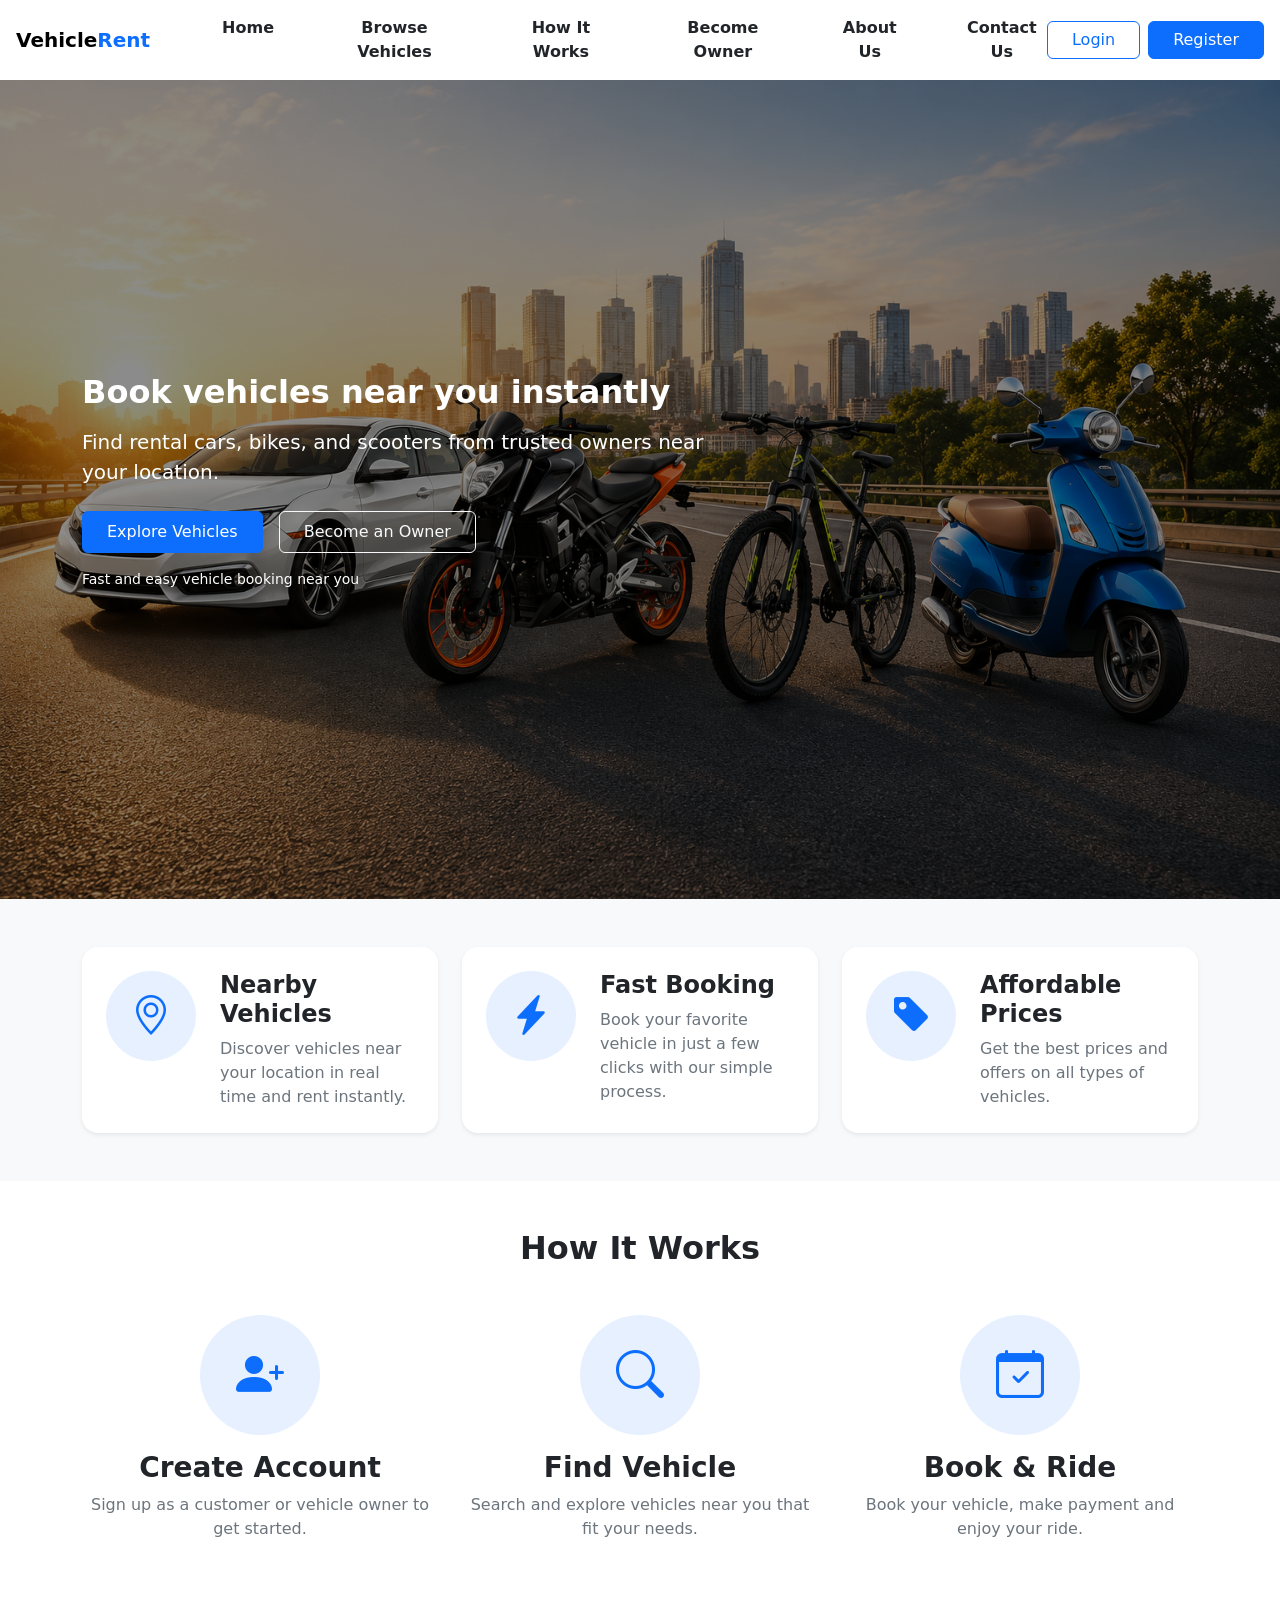
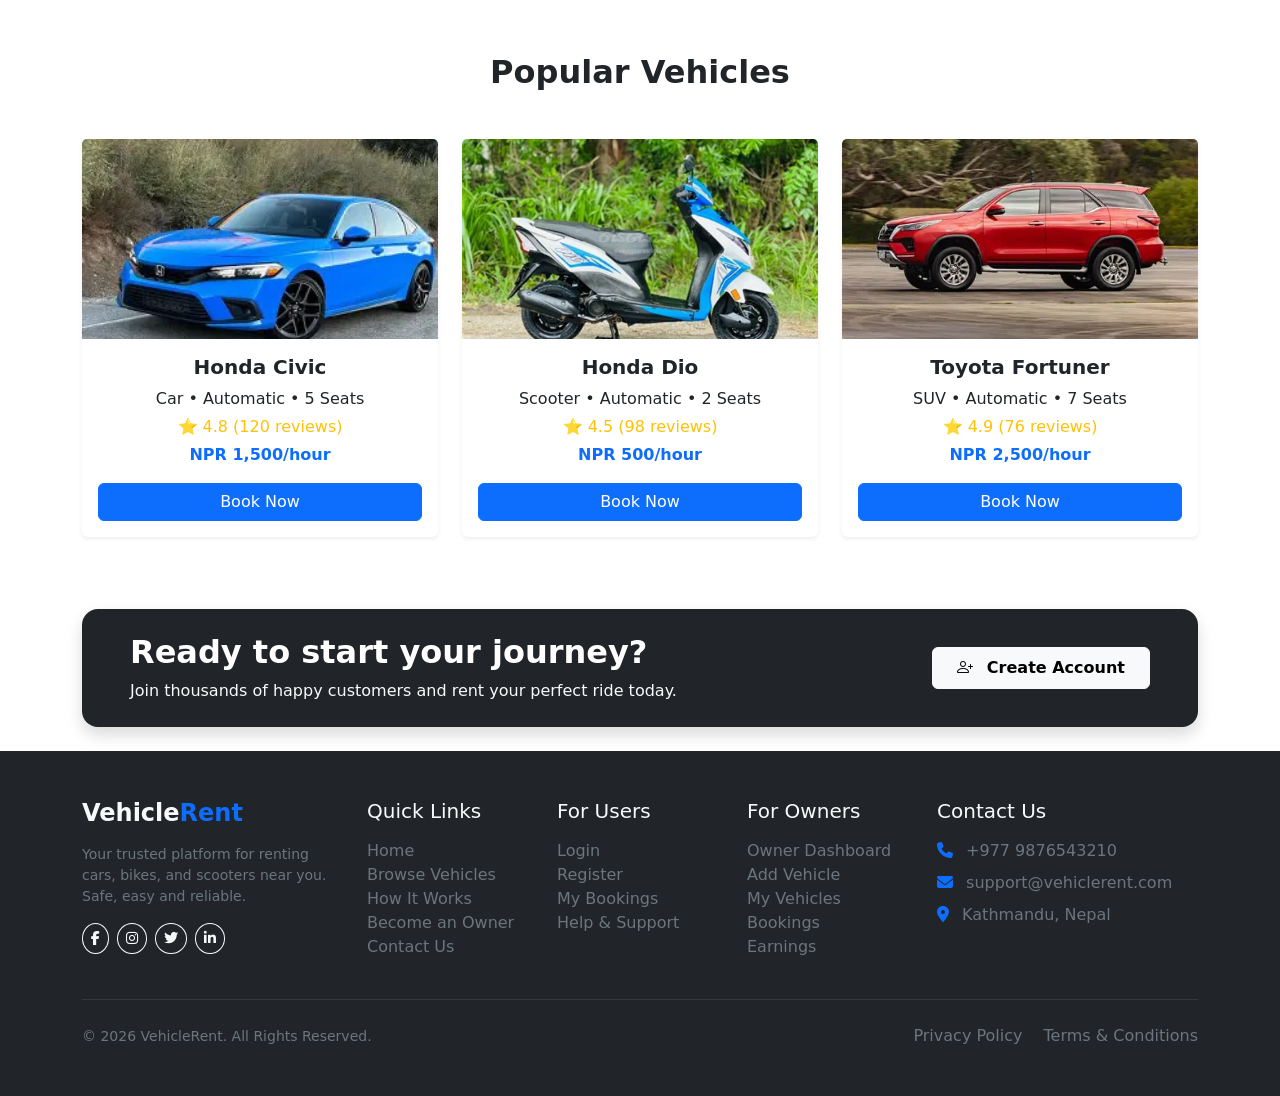
<file: index.html>
<!DOCTYPE html>
<html lang="en">

<head>
    <meta charset="UTF-8">
    <meta name="viewport" content="width=device-width, initial-scale=1.0">
    <title>Document</title>
    <link rel="stylesheet" href="style.css">
    <link rel="stylesheet" href="https://cdn.jsdelivr.net/npm/bootstrap-icons@1.11.3/font/bootstrap-icons.min.css">
    <link rel="stylesheet" href="https://cdnjs.cloudflare.com/ajax/libs/font-awesome/6.5.0/css/all.min.css">
    <link href="https://cdn.jsdelivr.net/npm/bootstrap@5.3.8/dist/css/bootstrap.min.css" rel="stylesheet"
        integrity="sha384-sRIl4kxILFvY47J16cr9ZwB07vP4J8+LH7qKQnuqkuIAvNWLzeN8tE5YBujZqJLB" crossorigin="anonymous">

</head>

<body>


    <div class="header">
        <nav class="navbar navbar-expand-lg px-0">
            <div class="container-fluid px-3">
                <a class="navbar-brand fw-bold" href="index.html">Vehicle<span class="text-primary">Rent</span></a>
                <button class="navbar-toggler border-0" type="button" data-bs-toggle="collapse"
                    data-bs-target="#navbarContent">
                    <span class="navbar-toggler-icon"></span>
                </button>

                <div class="collapse navbar-collapse ms-0 ms-lg-5" id="navbarContent">
                    <ul class="navbar-nav ms-lg-auto text-center gap-lg-5">
                        <li class="nav-item"><a class="nav-link text-dark fw-semibold nav-hover" href="#">Home</a></li>
                        <li class="nav-item"><a class="nav-link text-dark fw-semibold nav-hover" href="#">Browse
                                Vehicles</a></li>
                        <li class="nav-item"><a class="nav-link text-dark fw-semibold nav-hover" href="#">How It
                                Works</a></li>
                        <li class="nav-item"><a class="nav-link text-dark fw-semibold nav-hover" href="#">Become
                                Owner</a></li>
                        <li class="nav-item"><a class="nav-link text-dark fw-semibold nav-hover" href="#">About Us</a>
                        </li>
                        <li class="nav-item"><a class="nav-link text-dark fw-semibold nav-hover" href="#">Contact Us</a>
                        </li>
                    </ul>

                    <div class="d-flex flex-column flex-lg-row gap-2 ms-lg-auto mt-3 mt-lg-0">
                        <a href="login.html" class="btn btn-outline-primary px-4 w-100 w-lg-auto">Login</a>
                        <a href="register.html" class="btn btn-primary px-4 w-100 w-lg-auto">Register</a>
                    </div>

                </div>
            </div>
        </nav>
    </div>

    <!-- Hero Section -->
    <section class="hero-section position-relative">
        <div class="container-fluid p-0">
            <div class="overflow-hidden" style="height: 91vh;">
                <img src="background.png" alt="Bike and Car Homepage Banner" class="w-100 h-100 object-fit-cover">
            </div>
            <div class="position-absolute top-0 start-0 w-100 h-100" style="background: rgba(0,0,0,0.45);"></div>

            <!-- Hero Content -->
            <div class="position-absolute top-0 start-0 w-100 h-100 d-flex align-items-center">
                <div class="container">
                    <div class="row">
                        <div class="col-12 col-md-10 col-lg-7 text-white text-center text-md-start">
                            <h1 class="fw-bold display-5 fs-2">Book vehicles near you instantly</h1>
                            <p class="lead mt-3">Find rental cars, bikes, and scooters from trusted owners near your
                                location.</p>
                            <div
                                class="mt-4 d-flex flex-column flex-sm-row gap-3 justify-content-center justify-content-md-start">
                                <button class="btn btn-primary px-4 py-2">Explore Vehicles</button>
                                <button class="btn btn-outline-light px-4 py-2">Become an Owner</button>
                            </div>
                            <p class="mt-3 small">Fast and easy vehicle booking near you</p>
                        </div>
                    </div>
                </div>
            </div>
        </div>
    </section>

    
    <section class="py-5 bg-light">
        <div class="container">

            <div class="row g-4">

                
                <div class="col-lg-4 col-md-6">
                    <div class="card border-0 shadow-sm rounded-4 h-100">
                        <div class="card-body p-4">

                            <div class="d-flex align-items-start">

                                <div class="bg-primary bg-opacity-10 rounded-circle d-flex align-items-center justify-content-center flex-shrink-0"
                                    style="width:90px;height:90px;">
                                    <i class="bi bi-geo-alt text-primary fs-1"></i>
                                </div>

                                <div class="ms-4">
                                    <h4 class="fw-bold mb-2">Nearby Vehicles</h4>
                                    <p class="text-secondary mb-0">
                                        Discover vehicles near your location in real time and rent instantly.
                                    </p>
                                </div>

                            </div>

                        </div>
                    </div>
                </div>

                <div class="col-lg-4 col-md-6">
                    <div class="card border-0 shadow-sm rounded-4 h-100">
                        <div class="card-body p-4">

                            <div class="d-flex align-items-start">

                                <div class="bg-primary bg-opacity-10 rounded-circle d-flex align-items-center justify-content-center flex-shrink-0"
                                    style="width:90px;height:90px;">
                                    <i class="bi bi-lightning-charge-fill text-primary fs-1"></i>
                                </div>

                                <div class="ms-4">
                                    <h4 class="fw-bold mb-2">Fast Booking</h4>
                                    <p class="text-secondary mb-0">
                                        Book your favorite vehicle in just a few clicks with our simple process.
                                    </p>
                                </div>

                            </div>

                        </div>
                    </div>
                </div>

               
                <div class="col-lg-4 col-md-6">
                    <div class="card border-0 shadow-sm rounded-4 h-100">
                        <div class="card-body p-4">

                            <div class="d-flex align-items-start">

                                <div class="bg-primary bg-opacity-10 rounded-circle d-flex align-items-center justify-content-center flex-shrink-0"
                                    style="width:90px;height:90px;">
                                    <i class="bi bi-tag-fill text-primary fs-1"></i>
                                </div>

                                <div class="ms-4">
                                    <h4 class="fw-bold mb-2">Affordable Prices</h4>
                                    <p class="text-secondary mb-0">
                                        Get the best prices and offers on all types of vehicles.
                                    </p>
                                </div>

                            </div>

                        </div>
                    </div>
                </div>

            </div>

        </div>
    </section>

   
    <section class="py-5 bg-white">
        <div class="container">
            <h2 class="text-center fw-bold mb-5">How It Works</h2>

            <div class="row text-center">

               
                <div class="col-md-4">
                    <div class="mx-auto mb-3 rounded-circle bg-primary bg-opacity-10 d-flex align-items-center justify-content-center"
                        style="width:120px;height:120px;">
                        <i class="bi bi-person-plus-fill text-primary" style="font-size:3rem;"></i>
                    </div>

                    <h3 class="fw-bold">Create Account</h3>
                    <p class="text-secondary">
                        Sign up as a customer or vehicle owner to get started.
                    </p>
                </div>

                
                <div class="col-md-4">
                    <div class="mx-auto mb-3 rounded-circle bg-primary bg-opacity-10 d-flex align-items-center justify-content-center"
                        style="width:120px;height:120px;">
                        <i class="bi bi-search text-primary" style="font-size:3rem;"></i>
                    </div>

                    <h3 class="fw-bold">Find Vehicle</h3>
                    <p class="text-secondary">
                        Search and explore vehicles near you that fit your needs.
                    </p>
                </div>

              
                <div class="col-md-4">
                    <div class="mx-auto mb-3 rounded-circle bg-primary bg-opacity-10 d-flex align-items-center justify-content-center"
                        style="width:120px;height:120px;">
                        <i class="bi bi-calendar-check text-primary" style="font-size:3rem;"></i>
                    </div>

                    <h3 class="fw-bold">Book & Ride</h3>
                    <p class="text-secondary">
                        Book your vehicle, make payment and enjoy your ride.
                    </p>
                </div>

            </div>
        </div>
    </section>

    <section class="popular-vehicles py-5">
        <div class="container">

            <h2 class="text-center fw-bold mb-5">Popular Vehicles</h2>

            <div class="row g-4">

                <!-- Honda Civic -->
                <div class="col-12 col-md-4">
                    <div class="card h-100 shadow-sm border-0">

                        <img src="honda.webp" class="card-img-top vehicle-img" alt="Honda Civic">

                        <div class="card-body text-center">
                            <h5 class="card-title fw-bold">Honda Civic</h5>
                            <p class="card-text mb-1">Car • Automatic • 5 Seats</p>
                            <p class="text-warning mb-1">⭐ 4.8 (120 reviews)</p>
                            <p class="fw-semibold text-primary">NPR 1,500/hour</p>
                            <button class="btn btn-primary w-100">Book Now</button>
                        </div>

                    </div>
                </div>

                <!-- Honda Dio -->
                <div class="col-12 col-md-4">
                    <div class="card h-100 shadow-sm border-0">

                        <img src="dioo.webp" class="card-img-top vehicle-img" alt="Honda Dio">

                        <div class="card-body text-center">
                            <h5 class="card-title fw-bold">Honda Dio</h5>
                            <p class="card-text mb-1">Scooter • Automatic • 2 Seats</p>
                            <p class="text-warning mb-1">⭐ 4.5 (98 reviews)</p>
                            <p class="fw-semibold text-primary">NPR 500/hour</p>
                            <button class="btn btn-primary w-100">Book Now</button>
                        </div>

                    </div>
                </div>

                <!-- Toyota Fortuner -->
                <div class="col-12 col-md-4">
                    <div class="card h-100 shadow-sm border-0">

                        <img src="toyota.webp" class="card-img-top vehicle-img" alt="Toyota Fortuner">

                        <div class="card-body text-center">
                            <h5 class="card-title fw-bold">Toyota Fortuner</h5>
                            <p class="card-text mb-1">SUV • Automatic • 7 Seats</p>
                            <p class="text-warning mb-1">⭐ 4.9 (76 reviews)</p>
                            <p class="fw-semibold text-primary">NPR 2,500/hour</p>
                            <button class="btn btn-primary w-100">Book Now</button>
                        </div>

                    </div>
                </div>

            </div>
        </div>
    </section>

    <section class="py-4">
        <div class="container">

            <div class="bg-dark rounded-4 px-4 px-lg-5 py-4 shadow">

                <div class="row align-items-center">

                    <div class="col-lg-8 text-center text-lg-start">
                        <h2 class="text-white fw-bold mb-2">
                            Ready to start your journey?
                        </h2>

                        <p class="text-light mb-0">
                            Join thousands of happy customers and rent your perfect ride today.
                        </p>
                    </div>

                    <div class="col-lg-4 text-center text-lg-end mt-3 mt-lg-0">
                        <a href="#" class="btn btn-light fw-semibold px-4 py-2">
                            <i class="bi bi-person-plus me-2"></i>
                            Create Account
                        </a>
                    </div>

                </div>

            </div>

        </div>
    </section>
  
    <footer class="bg-dark text-light py-5 footer-gradient">
        <div class="container">

            <div class="row gy-4">

                <div class="col-lg-3 col-md-6">
                    <h4 class="fw-bold">
                        Vehicle<span class="text-primary">Rent</span>
                    </h4>

                    <p class="text-secondary small mt-3">
                        Your trusted platform for renting cars, bikes,
                        and scooters near you. Safe, easy and reliable.
                    </p>

                    <div class="d-flex gap-2 mt-3">
                        <a href="#" class="btn btn-outline-light btn-sm rounded-circle">
                            <i class="fab fa-facebook-f"></i>
                        </a>

                        <a href="#" class="btn btn-outline-light btn-sm rounded-circle">
                            <i class="fab fa-instagram"></i>
                        </a>

                        <a href="#" class="btn btn-outline-light btn-sm rounded-circle">
                            <i class="fab fa-twitter"></i>
                        </a>

                        <a href="#" class="btn btn-outline-light btn-sm rounded-circle">
                            <i class="fab fa-linkedin-in"></i>
                        </a>
                    </div>
                </div>

                
                <div class="col-lg-2 col-md-6">
                    <h5 class="mb-3">Quick Links</h5>

                    <ul class="list-unstyled">
                        <li><a href="#" class="text-secondary text-decoration-none">Home</a></li>
                        <li><a href="#" class="text-secondary text-decoration-none">Browse Vehicles</a></li>
                        <li><a href="#" class="text-secondary text-decoration-none">How It Works</a></li>
                        <li><a href="#" class="text-secondary text-decoration-none">Become an Owner</a></li>
                        <li><a href="#" class="text-secondary text-decoration-none">Contact Us</a></li>
                    </ul>
                </div>

                
                <div class="col-lg-2 col-md-6">
                    <h5 class="mb-3">For Users</h5>

                    <ul class="list-unstyled">
                        <li><a href="#" class="text-secondary text-decoration-none">Login</a></li>
                        <li><a href="#" class="text-secondary text-decoration-none">Register</a></li>
                        <li><a href="#" class="text-secondary text-decoration-none">My Bookings</a></li>
                        <li><a href="#" class="text-secondary text-decoration-none">Help & Support</a></li>
                    </ul>
                </div>

               
                <div class="col-lg-2 col-md-6">
                    <h5 class="mb-3">For Owners</h5>

                    <ul class="list-unstyled">
                        <li><a href="#" class="text-secondary text-decoration-none">Owner Dashboard</a></li>
                        <li><a href="#" class="text-secondary text-decoration-none">Add Vehicle</a></li>
                        <li><a href="#" class="text-secondary text-decoration-none">My Vehicles</a></li>
                        <li><a href="#" class="text-secondary text-decoration-none">Bookings</a></li>
                        <li><a href="#" class="text-secondary text-decoration-none">Earnings</a></li>
                    </ul>
                </div>

                <!-- Contact -->
                <div class="col-lg-3 col-md-6">
                    <h5 class="mb-3">Contact Us</h5>

                    <p class="text-secondary mb-2">
                        <i class="fas fa-phone me-2 text-primary"></i>
                        +977 9876543210
                    </p>

                    <p class="text-secondary mb-2">
                        <i class="fas fa-envelope me-2 text-primary"></i>
                        support@vehiclerent.com
                    </p>

                    <p class="text-secondary">
                        <i class="fas fa-map-marker-alt me-2 text-primary"></i>
                        Kathmandu, Nepal
                    </p>
                </div>

            </div>

            <hr class="border-secondary my-4">

            <div class="row">
                <div class="col-md-6 text-center text-md-start">
                    <small class="text-secondary">
                        © 2026 VehicleRent. All Rights Reserved.
                    </small>
                </div>

                <div class="col-md-6 text-center text-md-end mt-3 mt-md-0">
                    <a href="#" class="text-secondary text-decoration-none me-3">
                        Privacy Policy
                    </a>

                    <a href="#" class="text-secondary text-decoration-none">
                        Terms & Conditions
                    </a>
                </div>
            </div>

        </div>
    </footer>

</body>

<script src="https://cdn.jsdelivr.net/npm/bootstrap@5.3.8/dist/js/bootstrap.bundle.min.js"
    integrity="sha384-FKyoEForCGlyvwx9Hj09JcYn3nv7wiPVlz7YYwJrWVcXK/BmnVDxM+D2scQbITxI"
    crossorigin="anonymous"></script>

</html>
</file>
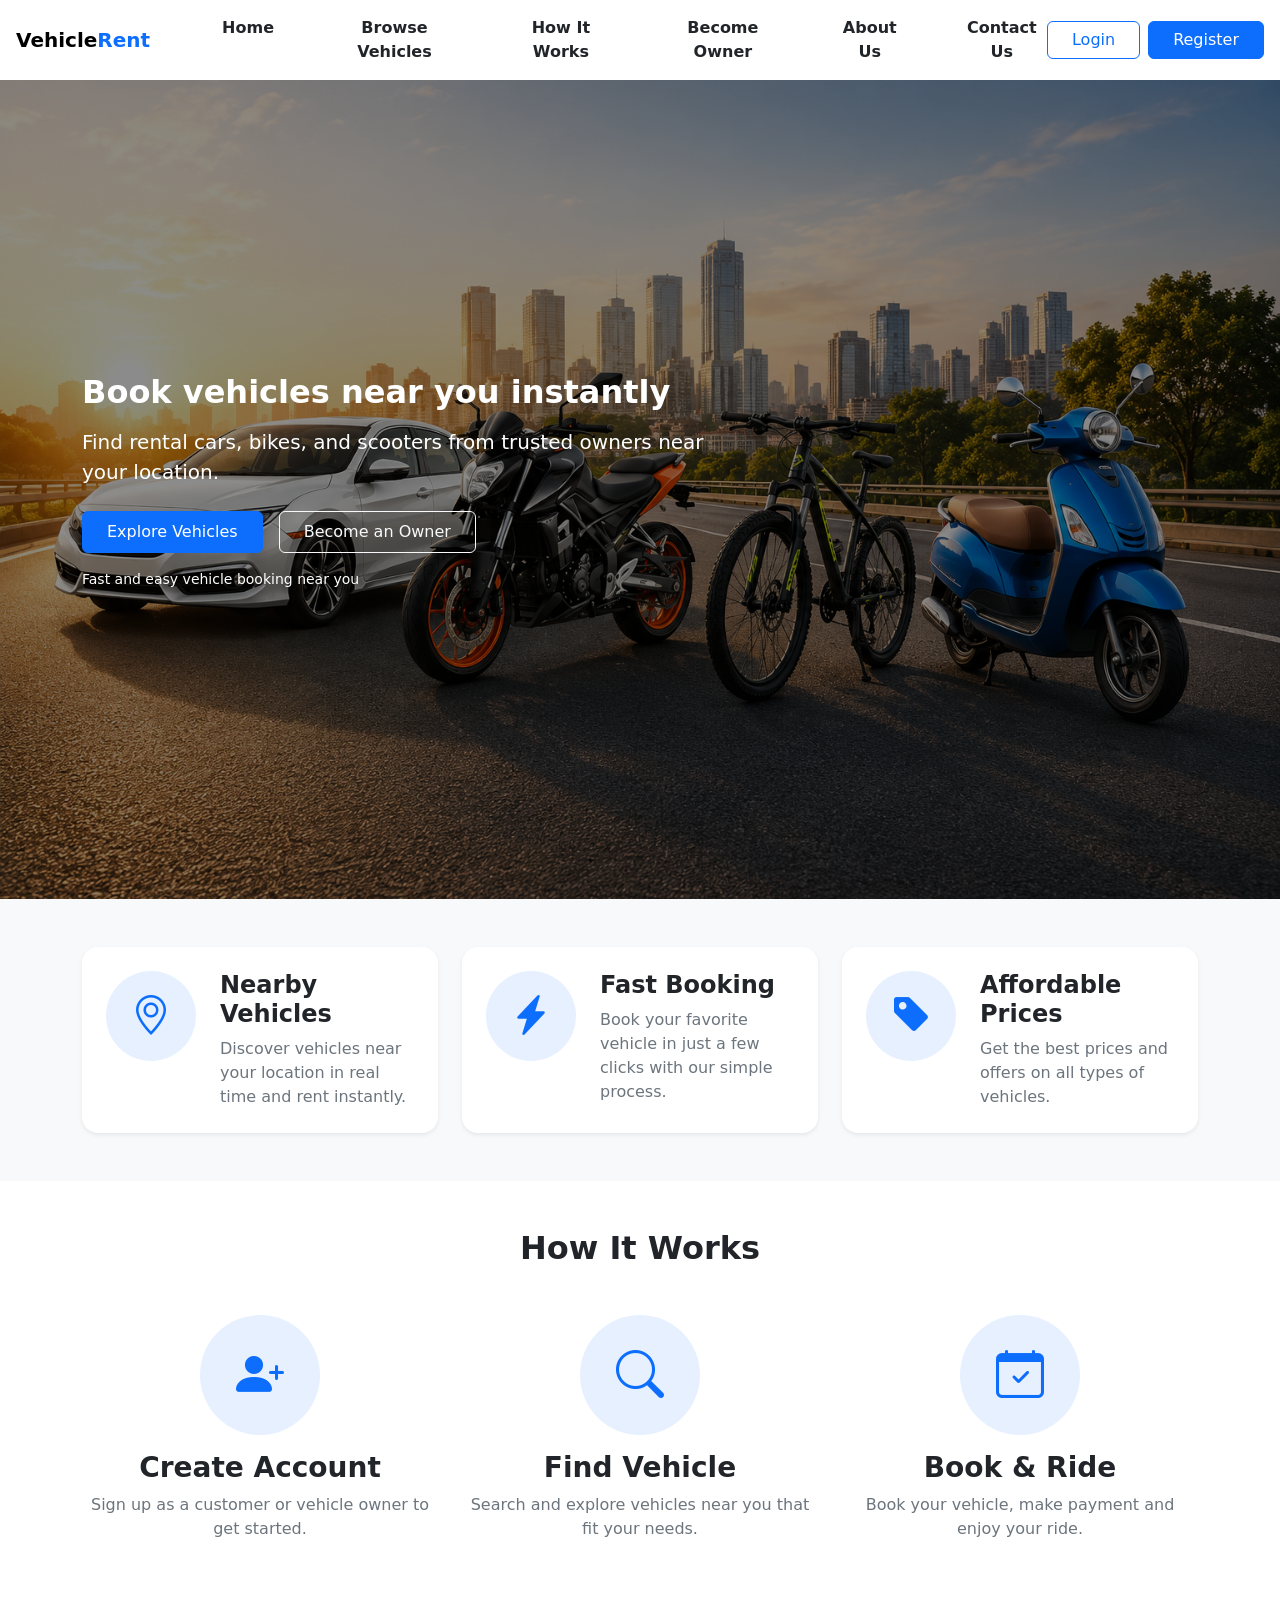
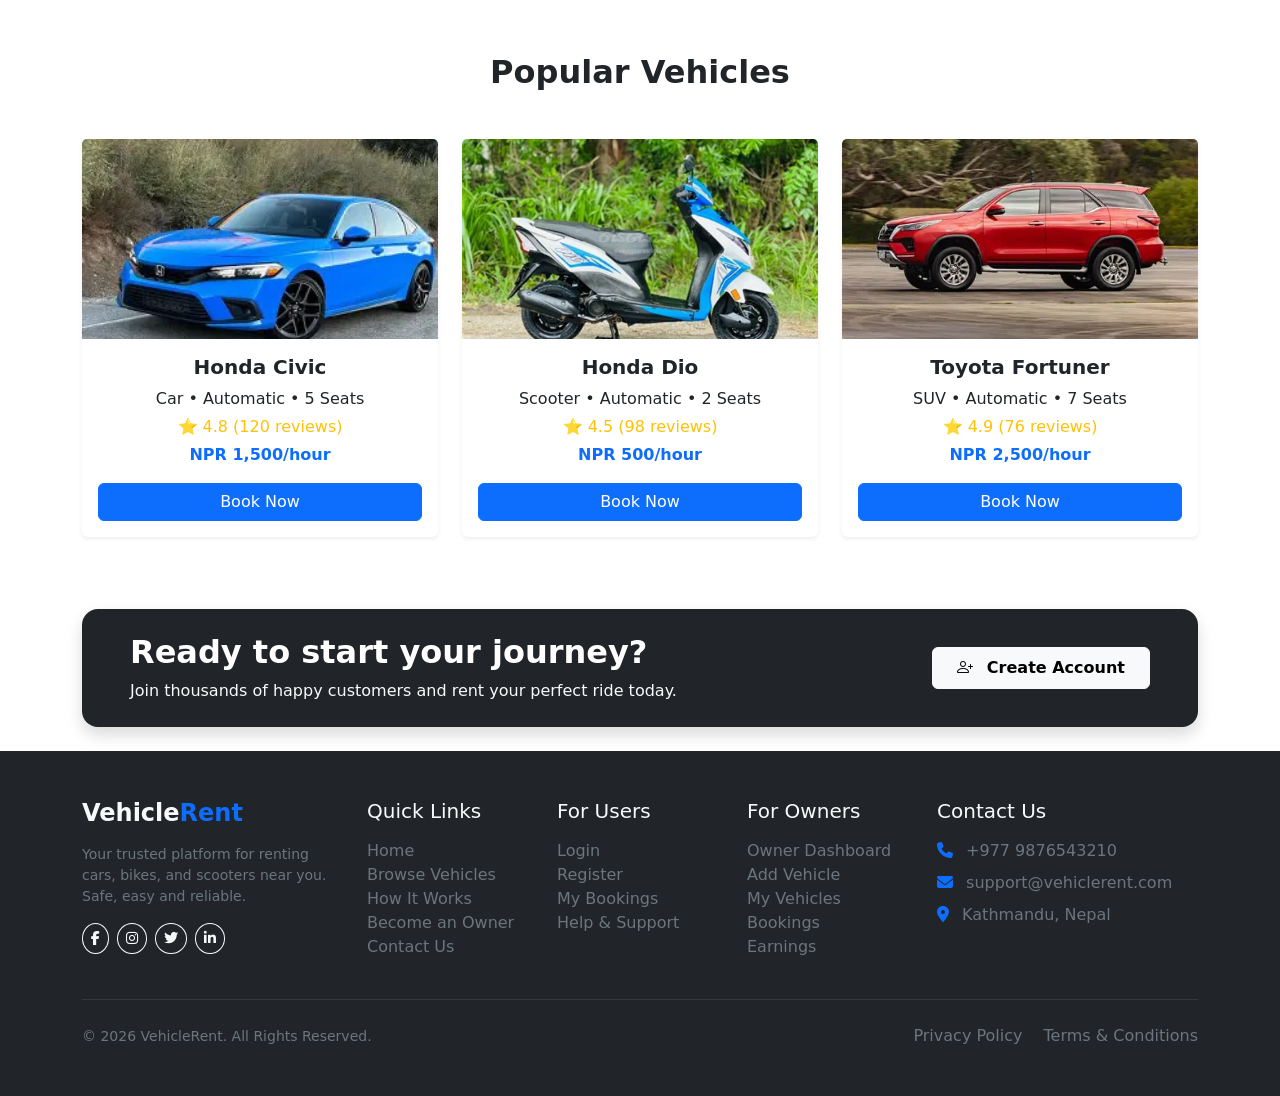
<file: frontend/index.html>
<!DOCTYPE html>
<html lang="en">

<head>
    <meta charset="UTF-8">
    <meta name="viewport" content="width=device-width, initial-scale=1.0">
    <title>Document</title>
    <link rel="stylesheet" href="style.css">
    <link rel="stylesheet" href="https://cdn.jsdelivr.net/npm/bootstrap-icons@1.11.3/font/bootstrap-icons.min.css">
    <link rel="stylesheet" href="https://cdnjs.cloudflare.com/ajax/libs/font-awesome/6.5.0/css/all.min.css">
    <link href="https://cdn.jsdelivr.net/npm/bootstrap@5.3.8/dist/css/bootstrap.min.css" rel="stylesheet"
        integrity="sha384-sRIl4kxILFvY47J16cr9ZwB07vP4J8+LH7qKQnuqkuIAvNWLzeN8tE5YBujZqJLB" crossorigin="anonymous">

</head>

<body>

    <!-- Header / Navbar -->
    <div class="header">
        <nav class="navbar navbar-expand-lg px-0">
            <div class="container-fluid px-3">
                <a class="navbar-brand fw-bold" href="index.html">Vehicle<span class="text-primary">Rent</span></a>
                <button class="navbar-toggler border-0" type="button" data-bs-toggle="collapse"
                    data-bs-target="#navbarContent">
                    <span class="navbar-toggler-icon"></span>
                </button>

                <div class="collapse navbar-collapse ms-0 ms-lg-5" id="navbarContent">
                    <ul class="navbar-nav ms-lg-auto text-center gap-lg-5">
                        <li class="nav-item"><a class="nav-link text-dark fw-semibold nav-hover" href="#">Home</a></li>
                        <li class="nav-item"><a class="nav-link text-dark fw-semibold nav-hover" href="#">Browse
                                Vehicles</a></li>
                        <li class="nav-item"><a class="nav-link text-dark fw-semibold nav-hover" href="#">How It
                                Works</a></li>
                        <li class="nav-item"><a class="nav-link text-dark fw-semibold nav-hover" href="#">Become
                                Owner</a></li>
                        <li class="nav-item"><a class="nav-link text-dark fw-semibold nav-hover" href="#">About Us</a>
                        </li>
                        <li class="nav-item"><a class="nav-link text-dark fw-semibold nav-hover" href="#">Contact Us</a>
                        </li>
                    </ul>

                    <div class="d-flex flex-column flex-lg-row gap-2 ms-lg-auto mt-3 mt-lg-0">
                        <a href="login.html" class="btn btn-outline-primary px-4 w-100 w-lg-auto">Login</a>
                        <a href="register.html" class="btn btn-primary px-4 w-100 w-lg-auto">Register</a>
                    </div>

                </div>
            </div>
        </nav>
    </div>

    <!-- Hero Section -->
    <section class="hero-section position-relative">
        <div class="container-fluid p-0">
            <div class="overflow-hidden" style="height: 91vh;">
                <img src="background.png" alt="Bike and Car Homepage Banner" class="w-100 h-100 object-fit-cover">
            </div>
            <div class="position-absolute top-0 start-0 w-100 h-100" style="background: rgba(0,0,0,0.45);"></div>

            <!-- Hero Content -->
            <div class="position-absolute top-0 start-0 w-100 h-100 d-flex align-items-center">
                <div class="container">
                    <div class="row">
                        <div class="col-12 col-md-10 col-lg-7 text-white text-center text-md-start">
                            <h1 class="fw-bold display-5 fs-2">Book vehicles near you instantly</h1>
                            <p class="lead mt-3">Find rental cars, bikes, and scooters from trusted owners near your
                                location.</p>
                            <div
                                class="mt-4 d-flex flex-column flex-sm-row gap-3 justify-content-center justify-content-md-start">
                                <button class="btn btn-primary px-4 py-2">Explore Vehicles</button>
                                <button class="btn btn-outline-light px-4 py-2">Become an Owner</button>
                            </div>
                            <p class="mt-3 small">Fast and easy vehicle booking near you</p>
                        </div>
                    </div>
                </div>
            </div>
        </div>
    </section>

    <!-- Features Section -->
    <section class="py-5 bg-light">
        <div class="container">

            <div class="row g-4">

                <!-- Nearby Vehicles -->
                <div class="col-lg-4 col-md-6">
                    <div class="card border-0 shadow-sm rounded-4 h-100">
                        <div class="card-body p-4">

                            <div class="d-flex align-items-start">

                                <div class="bg-primary bg-opacity-10 rounded-circle d-flex align-items-center justify-content-center flex-shrink-0"
                                    style="width:90px;height:90px;">
                                    <i class="bi bi-geo-alt text-primary fs-1"></i>
                                </div>

                                <div class="ms-4">
                                    <h4 class="fw-bold mb-2">Nearby Vehicles</h4>
                                    <p class="text-secondary mb-0">
                                        Discover vehicles near your location in real time and rent instantly.
                                    </p>
                                </div>

                            </div>

                        </div>
                    </div>
                </div>

                <!-- Fast Booking -->
                <div class="col-lg-4 col-md-6">
                    <div class="card border-0 shadow-sm rounded-4 h-100">
                        <div class="card-body p-4">

                            <div class="d-flex align-items-start">

                                <div class="bg-primary bg-opacity-10 rounded-circle d-flex align-items-center justify-content-center flex-shrink-0"
                                    style="width:90px;height:90px;">
                                    <i class="bi bi-lightning-charge-fill text-primary fs-1"></i>
                                </div>

                                <div class="ms-4">
                                    <h4 class="fw-bold mb-2">Fast Booking</h4>
                                    <p class="text-secondary mb-0">
                                        Book your favorite vehicle in just a few clicks with our simple process.
                                    </p>
                                </div>

                            </div>

                        </div>
                    </div>
                </div>

                <!-- Affordable Prices -->
                <div class="col-lg-4 col-md-6">
                    <div class="card border-0 shadow-sm rounded-4 h-100">
                        <div class="card-body p-4">

                            <div class="d-flex align-items-start">

                                <div class="bg-primary bg-opacity-10 rounded-circle d-flex align-items-center justify-content-center flex-shrink-0"
                                    style="width:90px;height:90px;">
                                    <i class="bi bi-tag-fill text-primary fs-1"></i>
                                </div>

                                <div class="ms-4">
                                    <h4 class="fw-bold mb-2">Affordable Prices</h4>
                                    <p class="text-secondary mb-0">
                                        Get the best prices and offers on all types of vehicles.
                                    </p>
                                </div>

                            </div>

                        </div>
                    </div>
                </div>

            </div>

        </div>
    </section>

    <!-- How It Works Section -->
    <section class="py-5 bg-white">
        <div class="container">
            <h2 class="text-center fw-bold mb-5">How It Works</h2>

            <div class="row text-center">

                <!-- Step 1 -->
                <div class="col-md-4">
                    <div class="mx-auto mb-3 rounded-circle bg-primary bg-opacity-10 d-flex align-items-center justify-content-center"
                        style="width:120px;height:120px;">
                        <i class="bi bi-person-plus-fill text-primary" style="font-size:3rem;"></i>
                    </div>

                    <h3 class="fw-bold">Create Account</h3>
                    <p class="text-secondary">
                        Sign up as a customer or vehicle owner to get started.
                    </p>
                </div>

                <!-- Step 2 -->
                <div class="col-md-4">
                    <div class="mx-auto mb-3 rounded-circle bg-primary bg-opacity-10 d-flex align-items-center justify-content-center"
                        style="width:120px;height:120px;">
                        <i class="bi bi-search text-primary" style="font-size:3rem;"></i>
                    </div>

                    <h3 class="fw-bold">Find Vehicle</h3>
                    <p class="text-secondary">
                        Search and explore vehicles near you that fit your needs.
                    </p>
                </div>

                <!-- Step 3 -->
                <div class="col-md-4">
                    <div class="mx-auto mb-3 rounded-circle bg-primary bg-opacity-10 d-flex align-items-center justify-content-center"
                        style="width:120px;height:120px;">
                        <i class="bi bi-calendar-check text-primary" style="font-size:3rem;"></i>
                    </div>

                    <h3 class="fw-bold">Book & Ride</h3>
                    <p class="text-secondary">
                        Book your vehicle, make payment and enjoy your ride.
                    </p>
                </div>

            </div>
        </div>
    </section>

    <section class="popular-vehicles py-5">
        <div class="container">

            <h2 class="text-center fw-bold mb-5">Popular Vehicles</h2>

            <div class="row g-4">

                <!-- Honda Civic -->
                <div class="col-12 col-md-4">
                    <div class="card h-100 shadow-sm border-0">

                        <img src="honda.webp" class="card-img-top vehicle-img" alt="Honda Civic">

                        <div class="card-body text-center">
                            <h5 class="card-title fw-bold">Honda Civic</h5>
                            <p class="card-text mb-1">Car • Automatic • 5 Seats</p>
                            <p class="text-warning mb-1">⭐ 4.8 (120 reviews)</p>
                            <p class="fw-semibold text-primary">NPR 1,500/hour</p>
                            <button class="btn btn-primary w-100">Book Now</button>
                        </div>

                    </div>
                </div>

                <!-- Honda Dio -->
                <div class="col-12 col-md-4">
                    <div class="card h-100 shadow-sm border-0">

                        <img src="dioo.webp" class="card-img-top vehicle-img" alt="Honda Dio">

                        <div class="card-body text-center">
                            <h5 class="card-title fw-bold">Honda Dio</h5>
                            <p class="card-text mb-1">Scooter • Automatic • 2 Seats</p>
                            <p class="text-warning mb-1">⭐ 4.5 (98 reviews)</p>
                            <p class="fw-semibold text-primary">NPR 500/hour</p>
                            <button class="btn btn-primary w-100">Book Now</button>
                        </div>

                    </div>
                </div>

                <!-- Toyota Fortuner -->
                <div class="col-12 col-md-4">
                    <div class="card h-100 shadow-sm border-0">

                        <img src="toyota.webp" class="card-img-top vehicle-img" alt="Toyota Fortuner">

                        <div class="card-body text-center">
                            <h5 class="card-title fw-bold">Toyota Fortuner</h5>
                            <p class="card-text mb-1">SUV • Automatic • 7 Seats</p>
                            <p class="text-warning mb-1">⭐ 4.9 (76 reviews)</p>
                            <p class="fw-semibold text-primary">NPR 2,500/hour</p>
                            <button class="btn btn-primary w-100">Book Now</button>
                        </div>

                    </div>
                </div>

            </div>
        </div>
    </section>

    <section class="py-4">
        <div class="container">

            <div class="bg-dark rounded-4 px-4 px-lg-5 py-4 shadow">

                <div class="row align-items-center">

                    <div class="col-lg-8 text-center text-lg-start">
                        <h2 class="text-white fw-bold mb-2">
                            Ready to start your journey?
                        </h2>

                        <p class="text-light mb-0">
                            Join thousands of happy customers and rent your perfect ride today.
                        </p>
                    </div>

                    <div class="col-lg-4 text-center text-lg-end mt-3 mt-lg-0">
                        <a href="#" class="btn btn-light fw-semibold px-4 py-2">
                            <i class="bi bi-person-plus me-2"></i>
                            Create Account
                        </a>
                    </div>

                </div>

            </div>

        </div>
    </section>
    <!---fotter-->
    <footer class="bg-dark text-light py-5 footer-gradient">
        <div class="container">

            <div class="row gy-4">

                <!-- Logo -->
                <div class="col-lg-3 col-md-6">
                    <h4 class="fw-bold">
                        Vehicle<span class="text-primary">Rent</span>
                    </h4>

                    <p class="text-secondary small mt-3">
                        Your trusted platform for renting cars, bikes,
                        and scooters near you. Safe, easy and reliable.
                    </p>

                    <div class="d-flex gap-2 mt-3">
                        <a href="#" class="btn btn-outline-light btn-sm rounded-circle">
                            <i class="fab fa-facebook-f"></i>
                        </a>

                        <a href="#" class="btn btn-outline-light btn-sm rounded-circle">
                            <i class="fab fa-instagram"></i>
                        </a>

                        <a href="#" class="btn btn-outline-light btn-sm rounded-circle">
                            <i class="fab fa-twitter"></i>
                        </a>

                        <a href="#" class="btn btn-outline-light btn-sm rounded-circle">
                            <i class="fab fa-linkedin-in"></i>
                        </a>
                    </div>
                </div>

                <!-- Quick Links -->
                <div class="col-lg-2 col-md-6">
                    <h5 class="mb-3">Quick Links</h5>

                    <ul class="list-unstyled">
                        <li><a href="#" class="text-secondary text-decoration-none">Home</a></li>
                        <li><a href="#" class="text-secondary text-decoration-none">Browse Vehicles</a></li>
                        <li><a href="#" class="text-secondary text-decoration-none">How It Works</a></li>
                        <li><a href="#" class="text-secondary text-decoration-none">Become an Owner</a></li>
                        <li><a href="#" class="text-secondary text-decoration-none">Contact Us</a></li>
                    </ul>
                </div>

                <!-- Users -->
                <div class="col-lg-2 col-md-6">
                    <h5 class="mb-3">For Users</h5>

                    <ul class="list-unstyled">
                        <li><a href="#" class="text-secondary text-decoration-none">Login</a></li>
                        <li><a href="#" class="text-secondary text-decoration-none">Register</a></li>
                        <li><a href="#" class="text-secondary text-decoration-none">My Bookings</a></li>
                        <li><a href="#" class="text-secondary text-decoration-none">Help & Support</a></li>
                    </ul>
                </div>

                <!-- Owners -->
                <div class="col-lg-2 col-md-6">
                    <h5 class="mb-3">For Owners</h5>

                    <ul class="list-unstyled">
                        <li><a href="#" class="text-secondary text-decoration-none">Owner Dashboard</a></li>
                        <li><a href="#" class="text-secondary text-decoration-none">Add Vehicle</a></li>
                        <li><a href="#" class="text-secondary text-decoration-none">My Vehicles</a></li>
                        <li><a href="#" class="text-secondary text-decoration-none">Bookings</a></li>
                        <li><a href="#" class="text-secondary text-decoration-none">Earnings</a></li>
                    </ul>
                </div>

                <!-- Contact -->
                <div class="col-lg-3 col-md-6">
                    <h5 class="mb-3">Contact Us</h5>

                    <p class="text-secondary mb-2">
                        <i class="fas fa-phone me-2 text-primary"></i>
                        +977 9876543210
                    </p>

                    <p class="text-secondary mb-2">
                        <i class="fas fa-envelope me-2 text-primary"></i>
                        support@vehiclerent.com
                    </p>

                    <p class="text-secondary">
                        <i class="fas fa-map-marker-alt me-2 text-primary"></i>
                        Kathmandu, Nepal
                    </p>
                </div>

            </div>

            <hr class="border-secondary my-4">

            <div class="row">
                <div class="col-md-6 text-center text-md-start">
                    <small class="text-secondary">
                        © 2026 VehicleRent. All Rights Reserved.
                    </small>
                </div>

                <div class="col-md-6 text-center text-md-end mt-3 mt-md-0">
                    <a href="#" class="text-secondary text-decoration-none me-3">
                        Privacy Policy
                    </a>

                    <a href="#" class="text-secondary text-decoration-none">
                        Terms & Conditions
                    </a>
                </div>
            </div>

        </div>
    </footer>

</body>

<script src="https://cdn.jsdelivr.net/npm/bootstrap@5.3.8/dist/js/bootstrap.bundle.min.js"
    integrity="sha384-FKyoEForCGlyvwx9Hj09JcYn3nv7wiPVlz7YYwJrWVcXK/BmnVDxM+D2scQbITxI"
    crossorigin="anonymous"></script>

</html>
</file>
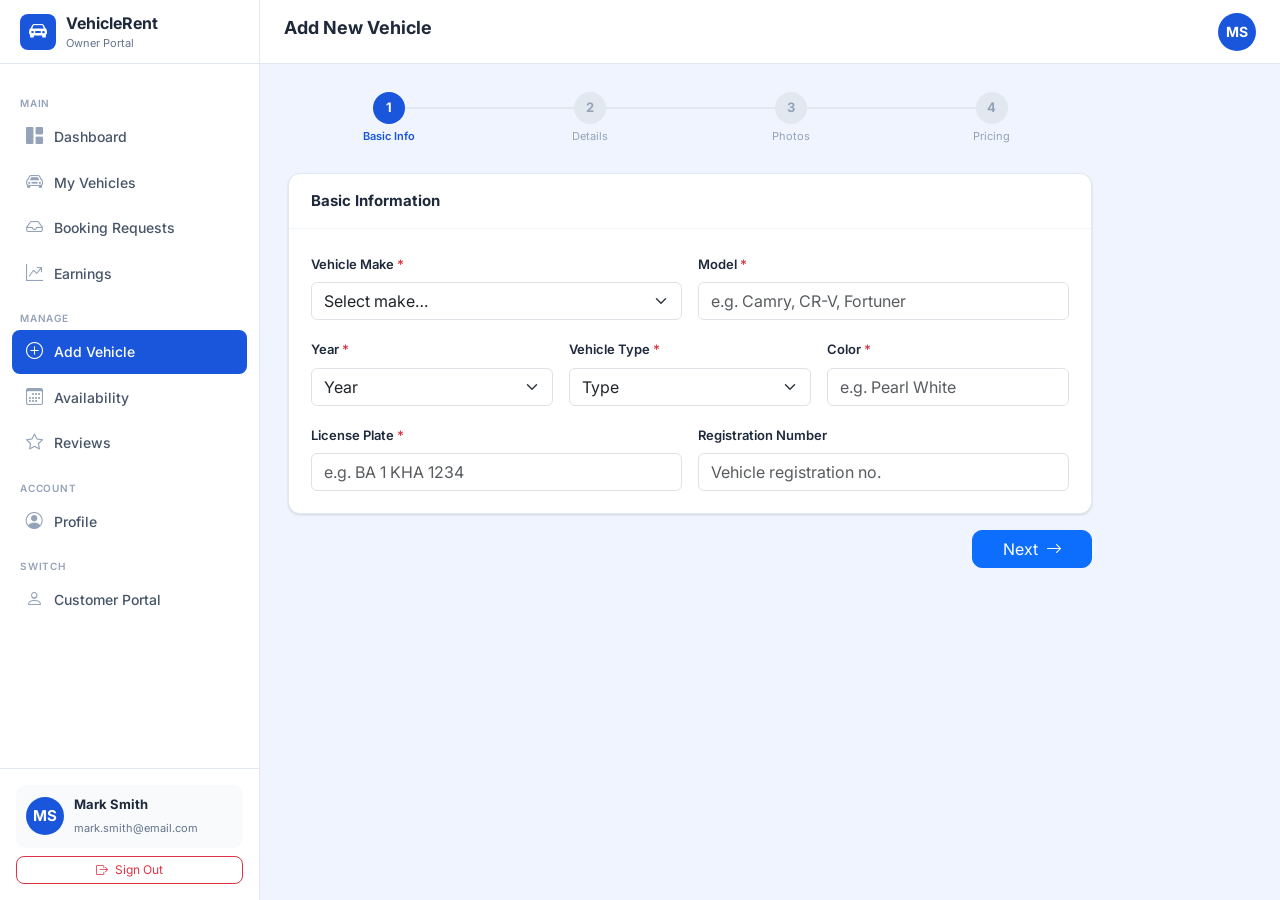
<file: add_vehicle.html>
<!DOCTYPE html>
<html lang="en">

<head>
  <meta charset="UTF-8" />
  <meta name="viewport" content="width=device-width, initial-scale=1.0" />
  <title>Add Vehicle — VehicleRent</title>
  <link href="https://cdn.jsdelivr.net/npm/bootstrap@5.3.8/dist/css/bootstrap.min.css" rel="stylesheet"
    integrity="sha384-sRIl4kxILFvY47J16cr9ZwB07vP4J8+LH7qKQnuqkuIAvNWLzeN8tE5YBujZqJLB" crossorigin="anonymous" />
  <link rel="stylesheet" href="https://cdn.jsdelivr.net/npm/bootstrap-icons@1.11.3/font/bootstrap-icons.css" />
  <link href="https://fonts.googleapis.com/css2?family=Inter:wght@400;500;600;700;800&display=swap" rel="stylesheet" />
  <link rel="stylesheet" href="dashboard.css" />
  <style>
    .photo-drop {
      border: 2px dashed #cbd5e1;
      border-radius: 12px;
      padding: 36px 20px;
      text-align: center;
      cursor: pointer;
      transition: all .2s;
      background: #fafafa;
    }

    .photo-drop:hover,
    .photo-drop.drag-over {
      border-color: #1a56db;
      background: #f0f9ff;
    }

    .photo-preview {
      display: flex;
      flex-wrap: wrap;
      gap: 10px;
      margin-top: 12px;
    }

    .photo-preview-item {
      width: 80px;
      height: 68px;
      border-radius: 8px;
      background: #dbeafe;
      display: flex;
      align-items: center;
      justify-content: center;
      font-size: 28px;
      position: relative;
      overflow: hidden;
    }

    .photo-preview-item img {
      width: 100%;
      height: 100%;
      object-fit: cover;
    }

    .photo-preview-item .remove-photo {
      position: absolute;
      top: 2px;
      right: 2px;
      width: 18px;
      height: 18px;
      background: rgba(0, 0, 0, .5);
      border-radius: 50%;
      display: flex;
      align-items: center;
      justify-content: center;
      cursor: pointer;
      font-size: 10px;
      color: #fff;
    }

    .step-indicator {
      display: flex;
      gap: 0;
      margin-bottom: 28px;
    }

    .step {
      flex: 1;
      text-align: center;
      position: relative;
    }

    .step::after {
      content: '';
      position: absolute;
      top: 15px;
      left: 50%;
      width: 100%;
      height: 2px;
      background: #e2e8f0;
      z-index: 0;
    }

    .step:last-child::after {
      display: none;
    }

    .step-circle {
      width: 32px;
      height: 32px;
      border-radius: 50%;
      background: #e2e8f0;
      color: #94a3b8;
      display: inline-flex;
      align-items: center;
      justify-content: center;
      font-size: 13px;
      font-weight: 700;
      position: relative;
      z-index: 1;
    }

    .step.active .step-circle {
      background: #1a56db;
      color: #fff;
    }

    .step.done .step-circle {
      background: #16a34a;
      color: #fff;
    }

    .step-label {
      font-size: 11px;
      color: #94a3b8;
      margin-top: 4px;
    }

    .step.active .step-label {
      color: #1a56db;
      font-weight: 600;
    }

    .step.done .step-label {
      color: #16a34a;
    }

    .form-section {
      display: none;
    }

    .form-section.active {
      display: block;
    }
  </style>
</head>

<body>

  <aside class="sidebar" id="sidebar">
    <a href="index.html" class="sidebar-brand">
      <div class="brand-icon"><i class="bi bi-car-front-fill"></i></div>
      <div><span>VehicleRent</span><small>Owner Portal</small></div>
    </a>
    <nav class="sidebar-nav">
      <div class="nav-label">Main</div>
      <a href="owner-dashboard.html" class="nav-link"><i class="bi bi-grid-1x2-fill"></i> Dashboard</a>
      <a href="my-vehicles.html" class="nav-link"><i class="bi bi-car-front"></i> My Vehicles</a>
      <a href="booking-request.html" class="nav-link"><i class="bi bi-inbox"></i> Booking Requests</a>
      <a href="earnings.html" class="nav-link"><i class="bi bi-graph-up-arrow"></i> Earnings</a>
      <div class="nav-label">Manage</div>
      <a href="add-vehicle.html" class="nav-link active"><i class="bi bi-plus-circle"></i> Add Vehicle</a>
      <a href="calendar.html" class="nav-link"><i class="bi bi-calendar3"></i> Availability</a>
      <a href="reviews.html" class="nav-link"><i class="bi bi-star"></i> Reviews</a>
      <div class="nav-label">Account</div>
      <a href="profile.html" class="nav-link"><i class="bi bi-person-circle"></i> Profile</a>
      <div class="nav-label">Switch</div>
      <a href="customer-dashboard.html" class="nav-link"><i class="bi bi-person"></i> Customer Portal</a>
    </nav>
    <div class="sidebar-footer">
      <a href="profile.html" class="user-card">
        <div class="user-avatar">MS</div>
        <div class="user-info"><strong>Mark Smith</strong><small>mark.smith@email.com</small></div>
      </a>
      <a href="vehicle-login.html" class="btn btn-outline-danger btn-sm w-100 mt-2"
        style="border-radius:8px;font-size:12px">
        <i class="bi bi-box-arrow-right me-1"></i> Sign Out
      </a>
    </div>
  </aside>
  <div class="sidebar-overlay" id="overlay" onclick="closeSidebar()"></div>

  <header class="topbar">
    <button class="sidebar-toggle" onclick="toggleSidebar()"><i class="bi bi-list"></i></button>
    <h1 class="page-title">Add New Vehicle</h1>
    <div class="user-avatar" style="width:38px;height:38px;font-size:14px;cursor:pointer">MS</div>
  </header>

  <main class="main-content">
    <div class="content-body" style="max-width:860px">

      <!-- Step Indicator -->
      <div class="step-indicator" id="stepIndicator">
        <div class="step active" id="step-ind-1">
          <div class="step-circle">1</div>
          <div class="step-label">Basic Info</div>
        </div>
        <div class="step" id="step-ind-2">
          <div class="step-circle">2</div>
          <div class="step-label">Details</div>
        </div>
        <div class="step" id="step-ind-3">
          <div class="step-circle">3</div>
          <div class="step-label">Photos</div>
        </div>
        <div class="step" id="step-ind-4">
          <div class="step-circle">4</div>
          <div class="step-label">Pricing</div>
        </div>
      </div>

      <form id="addVehicleForm" novalidate>

        <!-- Step 1: Basic Info -->
        <div class="form-section active" id="section-1">
          <div class="panel mb-3">
            <div class="panel-header">
              <h2 class="panel-title">Basic Information</h2>
            </div>
            <div class="panel-body">
              <div class="row g-3">
                <div class="col-md-6">
                  <label class="form-label fw-semibold" style="font-size:13px">Vehicle Make <span
                      class="text-danger">*</span></label>
                  <select class="form-select" required id="make">
                    <option value="">Select make…</option>
                    <option>Toyota</option>
                    <option>Honda</option>
                    <option>Ford</option>
                    <option>BMW</option>
                    <option>Mercedes</option>
                    <option>Nissan</option>
                    <option>Hyundai</option>
                    <option>Suzuki</option>
                    <option>Tata</option>
                  </select>
                </div>
                <div class="col-md-6">
                  <label class="form-label fw-semibold" style="font-size:13px">Model <span
                      class="text-danger">*</span></label>
                  <input type="text" class="form-control" placeholder="e.g. Camry, CR-V, Fortuner" required
                    id="model" />
                </div>
                <div class="col-md-4">
                  <label class="form-label fw-semibold" style="font-size:13px">Year <span
                      class="text-danger">*</span></label>
                  <select class="form-select" required id="year">
                    <option value="">Year</option>
                    <option>2026</option>
                    <option>2025</option>
                    <option>2024</option>
                    <option>2023</option>
                    <option>2022</option>
                    <option>2021</option>
                    <option>2020</option>
                    <option>2019</option>
                    <option>2018</option>
                  </select>
                </div>
                <div class="col-md-4">
                  <label class="form-label fw-semibold" style="font-size:13px">Vehicle Type <span
                      class="text-danger">*</span></label>
                  <select class="form-select" required>
                    <option value="">Type</option>
                    <option>Car</option>
                    <option>SUV</option>
                    <option>Van</option>
                    <option>Truck</option>
                    <option>Bike</option>
                    <option>Scooter</option>
                  </select>
                </div>
                <div class="col-md-4">
                  <label class="form-label fw-semibold" style="font-size:13px">Color <span
                      class="text-danger">*</span></label>
                  <input type="text" class="form-control" placeholder="e.g. Pearl White" required />
                </div>
                <div class="col-md-6">
                  <label class="form-label fw-semibold" style="font-size:13px">License Plate <span
                      class="text-danger">*</span></label>
                  <input type="text" class="form-control" placeholder="e.g. BA 1 KHA 1234" required />
                </div>
                <div class="col-md-6">
                  <label class="form-label fw-semibold" style="font-size:13px">Registration Number</label>
                  <input type="text" class="form-control" placeholder="Vehicle registration no." />
                </div>
              </div>
            </div>
          </div>
          <div class="d-flex justify-content-end">
            <button type="button" class="btn btn-primary" style="border-radius:10px;min-width:120px"
              onclick="nextStep(2)">
              Next <i class="bi bi-arrow-right ms-1"></i>
            </button>
          </div>
        </div>

        <!-- Step 2: Details -->
        <div class="form-section" id="section-2">
          <div class="panel mb-3">
            <div class="panel-header">
              <h2 class="panel-title">Vehicle Details</h2>
            </div>
            <div class="panel-body">
              <div class="row g-3">
                <div class="col-md-4">
                  <label class="form-label fw-semibold" style="font-size:13px">Fuel Type <span
                      class="text-danger">*</span></label>
                  <select class="form-select" required>
                    <option value="">Select…</option>
                    <option>Petrol</option>
                    <option>Diesel</option>
                    <option>Electric</option>
                    <option>Hybrid</option>
                    <option>CNG</option>
                  </select>
                </div>
                <div class="col-md-4">
                  <label class="form-label fw-semibold" style="font-size:13px">Transmission <span
                      class="text-danger">*</span></label>
                  <select class="form-select" required>
                    <option value="">Select…</option>
                    <option>Automatic</option>
                    <option>Manual</option>
                  </select>
                </div>
                <div class="col-md-4">
                  <label class="form-label fw-semibold" style="font-size:13px">Seating Capacity <span
                      class="text-danger">*</span></label>
                  <select class="form-select" required>
                    <option value="">Seats</option>
                    <option>2</option>
                    <option>4</option>
                    <option>5</option>
                    <option>6</option>
                    <option>7</option>
                    <option>8+</option>
                  </select>
                </div>
                <div class="col-md-6">
                  <label class="form-label fw-semibold" style="font-size:13px">Mileage (km)</label>
                  <input type="number" class="form-control" placeholder="Current odometer reading" />
                </div>
                <div class="col-md-6">
                  <label class="form-label fw-semibold" style="font-size:13px">Engine CC</label>
                  <input type="number" class="form-control" placeholder="e.g. 1500" />
                </div>
                <div class="col-12">
                  <label class="form-label fw-semibold" style="font-size:13px">Pickup Location <span
                      class="text-danger">*</span></label>
                  <input type="text" class="form-control"
                    placeholder="Full address where renters will pick up the vehicle" required />
                </div>
                <div class="col-12">
                  <label class="form-label fw-semibold" style="font-size:13px">Features / Amenities</label>
                  <div class="row g-2 mt-1">
                    <div class="col-6 col-md-3">
                      <div class="form-check">
                        <input class="form-check-input" type="checkbox" id="ac"><label class="form-check-label" for="ac"
                          style="font-size:13px">Air Conditioning</label>
                      </div>
                    </div>
                    <div class="col-6 col-md-3">
                      <div class="form-check">
                        <input class="form-check-input" type="checkbox" id="gps"><label class="form-check-label"
                          for="gps" style="font-size:13px">GPS Navigation</label>
                      </div>
                    </div>
                    <div class="col-6 col-md-3">
                      <div class="form-check">
                        <input class="form-check-input" type="checkbox" id="bluetooth"><label class="form-check-label"
                          for="bluetooth" style="font-size:13px">Bluetooth</label>
                      </div>
                    </div>
                    <div class="col-6 col-md-3">
                      <div class="form-check">
                        <input class="form-check-input" type="checkbox" id="camera"><label class="form-check-label"
                          for="camera" style="font-size:13px">Backup Camera</label>
                      </div>
                    </div>
                    <div class="col-6 col-md-3">
                      <div class="form-check">
                        <input class="form-check-input" type="checkbox" id="usb"><label class="form-check-label"
                          for="usb" style="font-size:13px">USB Charger</label>
                      </div>
                    </div>
                    <div class="col-6 col-md-3">
                      <div class="form-check">
                        <input class="form-check-input" type="checkbox" id="spare"><label class="form-check-label"
                          for="spare" style="font-size:13px">Spare Tyre</label>
                      </div>
                    </div>
                    <div class="col-6 col-md-3">
                      <div class="form-check">
                        <input class="form-check-input" type="checkbox" id="sunroof"><label class="form-check-label"
                          for="sunroof" style="font-size:13px">Sunroof</label>
                      </div>
                    </div>
                    <div class="col-6 col-md-3">
                      <div class="form-check">
                        <input class="form-check-input" type="checkbox" id="child"><label class="form-check-label"
                          for="child" style="font-size:13px">Child Seat</label>
                      </div>
                    </div>
                  </div>
                </div>
                <div class="col-12">
                  <label class="form-label fw-semibold" style="font-size:13px">Description</label>
                  <textarea class="form-control" rows="3"
                    placeholder="Describe your vehicle — condition, any special notes for renters…"></textarea>
                </div>
              </div>
            </div>
          </div>
          <div class="d-flex justify-content-between">
            <button type="button" class="btn btn-outline-secondary" style="border-radius:10px;min-width:100px"
              onclick="nextStep(1)">
              <i class="bi bi-arrow-left me-1"></i> Back
            </button>
            <button type="button" class="btn btn-primary" style="border-radius:10px;min-width:120px"
              onclick="nextStep(3)">
              Next <i class="bi bi-arrow-right ms-1"></i>
            </button>
          </div>
        </div>

        <!-- Step 3: Photos -->
        <div class="form-section" id="section-3">
          <div class="panel mb-3">
            <div class="panel-header">
              <h2 class="panel-title">Vehicle Photos</h2>
            </div>
            <div class="panel-body">
              <p style="font-size:13px;color:#64748b;margin-bottom:16px">Upload clear photos of your vehicle. Good
                photos get up to 3× more bookings. Max 8 photos.</p>
              <div class="photo-drop" id="photoDrop" onclick="document.getElementById('photoInput').click()"
                ondragover="event.preventDefault();this.classList.add('drag-over')"
                ondragleave="this.classList.remove('drag-over')" ondrop="handleDrop(event)">
                <i class="bi bi-cloud-upload" style="font-size:36px;color:#94a3b8;display:block;margin-bottom:10px"></i>
                <div style="font-size:14px;font-weight:600;color:#475569">Click to upload or drag & drop</div>
                <div style="font-size:12px;color:#94a3b8;margin-top:4px">JPG, PNG, WEBP up to 5MB each</div>
              </div>
              <input type="file" id="photoInput" multiple accept="image/*" style="display:none"
                onchange="handleFiles(this.files)">
              <div class="photo-preview" id="photoPreview">
                <!-- previews appear here -->
              </div>
              <div class="mt-3">
                <label class="form-label fw-semibold" style="font-size:13px">Required angles</label>
                <div class="row g-2">
                  <div class="col-6 col-md-3">
                    <div
                      style="background:#f8fafc;border-radius:8px;padding:10px;text-align:center;font-size:11px;color:#64748b">
                      <i class="bi bi-arrow-up-circle" style="font-size:20px;display:block;margin-bottom:4px"></i>Front
                      View
                    </div>
                  </div>
                  <div class="col-6 col-md-3">
                    <div
                      style="background:#f8fafc;border-radius:8px;padding:10px;text-align:center;font-size:11px;color:#64748b">
                      <i class="bi bi-arrow-down-circle" style="font-size:20px;display:block;margin-bottom:4px"></i>Rear
                      View
                    </div>
                  </div>
                  <div class="col-6 col-md-3">
                    <div
                      style="background:#f8fafc;border-radius:8px;padding:10px;text-align:center;font-size:11px;color:#64748b">
                      <i class="bi bi-arrow-right-circle"
                        style="font-size:20px;display:block;margin-bottom:4px"></i>Side View
                    </div>
                  </div>
                  <div class="col-6 col-md-3">
                    <div
                      style="background:#f8fafc;border-radius:8px;padding:10px;text-align:center;font-size:11px;color:#64748b">
                      <i class="bi bi-door-open" style="font-size:20px;display:block;margin-bottom:4px"></i>Interior
                    </div>
                  </div>
                </div>
              </div>
            </div>
          </div>
          <div class="d-flex justify-content-between">
            <button type="button" class="btn btn-outline-secondary" style="border-radius:10px;min-width:100px"
              onclick="nextStep(2)">
              <i class="bi bi-arrow-left me-1"></i> Back
            </button>
            <button type="button" class="btn btn-primary" style="border-radius:10px;min-width:120px"
              onclick="nextStep(4)">
              Next <i class="bi bi-arrow-right ms-1"></i>
            </button>
          </div>
        </div>

        <!-- Step 4: Pricing -->
        <div class="form-section" id="section-4">
          <div class="panel mb-3">
            <div class="panel-header">
              <h2 class="panel-title">Pricing & Availability</h2>
            </div>
            <div class="panel-body">
              <div class="row g-3">
                <div class="col-md-4">
                  <label class="form-label fw-semibold" style="font-size:13px">Daily Rate (NPR) <span
                      class="text-danger">*</span></label>
                  <div class="input-group">
                    <span class="input-group-text" style="font-size:13px">NPR</span>
                    <input type="number" class="form-control" placeholder="e.g. 1500" required id="dailyRate"
                      oninput="calcEarning()" />
                    <span class="input-group-text" style="font-size:13px">/day</span>
                  </div>
                </div>
                <div class="col-md-4">
                  <label class="form-label fw-semibold" style="font-size:13px">Hourly Rate (NPR)</label>
                  <div class="input-group">
                    <span class="input-group-text" style="font-size:13px">NPR</span>
                    <input type="number" class="form-control" placeholder="Optional" />
                    <span class="input-group-text" style="font-size:13px">/hr</span>
                  </div>
                </div>
                <div class="col-md-4">
                  <label class="form-label fw-semibold" style="font-size:13px">Min. Booking Days</label>
                  <select class="form-select">
                    <option>1 day</option>
                    <option>2 days</option>
                    <option>3 days</option>
                  </select>
                </div>
                <div class="col-md-6">
                  <label class="form-label fw-semibold" style="font-size:13px">Available From <span
                      class="text-danger">*</span></label>
                  <input type="date" class="form-control" required />
                </div>
                <div class="col-md-6">
                  <label class="form-label fw-semibold" style="font-size:13px">Available Until</label>
                  <input type="date" class="form-control" />
                </div>
                <div class="col-12">
                  <label class="form-label fw-semibold" style="font-size:13px">Cancellation Policy</label>
                  <div class="row g-2">
                    <div class="col-md-4">
                      <div class="p-3 rounded-3 border" style="cursor:pointer" onclick="selectPolicy(this,'flexible')">
                        <div class="form-check mb-0">
                          <input class="form-check-input" type="radio" name="policy" value="flexible">
                          <label class="form-check-label fw-semibold"
                            style="font-size:13px;cursor:pointer">Flexible</label>
                        </div>
                        <p style="font-size:11px;color:#64748b;margin:4px 0 0 22px">Full refund up to 24h before</p>
                      </div>
                    </div>
                    <div class="col-md-4">
                      <div class="p-3 rounded-3 border" style="cursor:pointer" onclick="selectPolicy(this,'moderate')">
                        <div class="form-check mb-0">
                          <input class="form-check-input" type="radio" name="policy" value="moderate">
                          <label class="form-check-label fw-semibold"
                            style="font-size:13px;cursor:pointer">Moderate</label>
                        </div>
                        <p style="font-size:11px;color:#64748b;margin:4px 0 0 22px">Full refund up to 5 days before</p>
                      </div>
                    </div>
                    <div class="col-md-4">
                      <div class="p-3 rounded-3 border" style="cursor:pointer" onclick="selectPolicy(this,'strict')">
                        <div class="form-check mb-0">
                          <input class="form-check-input" type="radio" name="policy" value="strict">
                          <label class="form-check-label fw-semibold"
                            style="font-size:13px;cursor:pointer">Strict</label>
                        </div>
                        <p style="font-size:11px;color:#64748b;margin:4px 0 0 22px">50% refund up to 7 days before</p>
                      </div>
                    </div>
                  </div>
                </div>

                <!-- Earnings estimate -->
                <div class="col-12">
                  <div class="p-3 rounded-3" style="background:#f0f9ff;border:1px solid #bfdbfe" id="earningEstimate"
                    style="display:none">
                    <div class="d-flex align-items-center gap-2 mb-2">
                      <i class="bi bi-graph-up-arrow text-primary"></i>
                      <span style="font-size:13px;font-weight:700;color:#1a56db">Estimated Earnings</span>
                    </div>
                    <div class="row g-2 text-center">
                      <div class="col-4">
                        <div style="font-size:11px;color:#64748b">Per Week</div>
                        <div style="font-size:16px;font-weight:800;color:#1a56db" id="earnWeek">—</div>
                      </div>
                      <div class="col-4">
                        <div style="font-size:11px;color:#64748b">Per Month</div>
                        <div style="font-size:16px;font-weight:800;color:#1a56db" id="earnMonth">—</div>
                      </div>
                      <div class="col-4">
                        <div style="font-size:11px;color:#64748b">Per Year (est.)</div>
                        <div style="font-size:16px;font-weight:800;color:#1a56db" id="earnYear">—</div>
                      </div>
                    </div>
                    <p style="font-size:10px;color:#94a3b8;margin:8px 0 0">Based on 70% occupancy rate. Platform fee of
                      10% applies.</p>
                  </div>
                </div>
              </div>
            </div>
          </div>
          <div class="d-flex justify-content-between">
            <button type="button" class="btn btn-outline-secondary" style="border-radius:10px;min-width:100px"
              onclick="nextStep(3)">
              <i class="bi bi-arrow-left me-1"></i> Back
            </button>
            <button type="button" class="btn btn-success" style="border-radius:10px;min-width:160px;font-weight:600"
              onclick="submitVehicle()">
              <i class="bi bi-check-lg me-1"></i> List My Vehicle
            </button>
          </div>
        </div>

        <!-- Success State -->
        <div class="form-section text-center" id="section-success">
          <div class="panel">
            <div class="panel-body py-5">
              <div
                style="width:80px;height:80px;background:#dcfce7;border-radius:50%;display:grid;place-items:center;margin:0 auto 20px">
                <i class="bi bi-check-lg" style="font-size:36px;color:#16a34a"></i>
              </div>
              <h3 class="fw-bold mb-2">Vehicle Listed Successfully!</h3>
              <p style="color:#64748b;font-size:14px;max-width:400px;margin:0 auto 24px">Your vehicle is now live and
                available for bookings. You will receive a notification when someone books it.</p>
              <div class="d-flex gap-2 justify-content-center flex-wrap">
                <a href="my-vehicles.html" class="btn btn-primary" style="border-radius:10px"><i
                    class="bi bi-car-front me-1"></i> View My Vehicles</a>
                <a href="owner-dashboard.html" class="btn btn-outline-secondary" style="border-radius:10px"><i
                    class="bi bi-grid-1x2 me-1"></i> Go to Dashboard</a>
              </div>
            </div>
          </div>
        </div>

      </form>
    </div>
  </main>

  <script src="https://cdn.jsdelivr.net/npm/bootstrap@5.3.8/dist/js/bootstrap.bundle.min.js"
    integrity="sha384-FKyoEForCGlyvwx9Hj09JcYn3nv7wiPVlz7YYwJrWVcXK/BmnVDxM+D2scQbITxI"
    crossorigin="anonymous"></script>
  <script>
    var currentStep = 1;

    function toggleSidebar() {
      document.getElementById('sidebar').classList.toggle('open');
      document.getElementById('overlay').classList.toggle('show');
    }
    function closeSidebar() {
      document.getElementById('sidebar').classList.remove('open');
      document.getElementById('overlay').classList.remove('show');
    }

    function nextStep(step) {
      document.querySelectorAll('.form-section').forEach(s => s.classList.remove('active'));
      document.getElementById('section-' + step).classList.add('active');

      for (var i = 1; i <= 4; i++) {
        var ind = document.getElementById('step-ind-' + i);
        if (!ind) continue;
        ind.className = 'step' + (i < step ? ' done' : i === step ? ' active' : '');
        var circle = ind.querySelector('.step-circle');
        if (i < step) circle.innerHTML = '<i class="bi bi-check-lg"></i>';
        else circle.textContent = i;
      }
      currentStep = step;
      window.scrollTo(0, 0);
    }

    function submitVehicle() {
      nextStep('success');
      document.getElementById('stepIndicator').style.display = 'none';
    }

    function selectPolicy(el, val) {
      document.querySelectorAll('[onclick^="selectPolicy"]').forEach(function (e) {
        e.style.borderColor = '#e2e8f0';
        e.style.background = '#fff';
      });
      el.style.borderColor = '#1a56db';
      el.style.background = '#f0f9ff';
      el.querySelector('input[type=radio]').checked = true;
    }

    function calcEarning() {
      var rate = parseFloat(document.getElementById('dailyRate').value) || 0;
      var el = document.getElementById('earningEstimate');
      if (rate > 0) {
        el.style.display = 'block';
        var factor = 0.7 * 0.9;
        document.getElementById('earnWeek').textContent = 'NPR ' + Math.round(rate * 7 * factor).toLocaleString();
        document.getElementById('earnMonth').textContent = 'NPR ' + Math.round(rate * 30 * factor).toLocaleString();
        document.getElementById('earnYear').textContent = 'NPR ' + Math.round(rate * 365 * factor).toLocaleString();
      } else {
        el.style.display = 'none';
      }
    }

    function handleFiles(files) {
      var preview = document.getElementById('photoPreview');
      Array.from(files).slice(0, 8).forEach(function (file) {
        var reader = new FileReader();
        reader.onload = function (e) {
          var div = document.createElement('div');
          div.className = 'photo-preview-item';
          div.innerHTML = '<img src="' + e.target.result + '" alt="photo"><div class="remove-photo" onclick="this.parentElement.remove()"><i class="bi bi-x"></i></div>';
          preview.appendChild(div);
        };
        reader.readAsDataURL(file);
      });
    }

    function handleDrop(e) {
      e.preventDefault();
      document.getElementById('photoDrop').classList.remove('drag-over');
      handleFiles(e.dataTransfer.files);
    }
  </script>
</body>

</html>
</file>
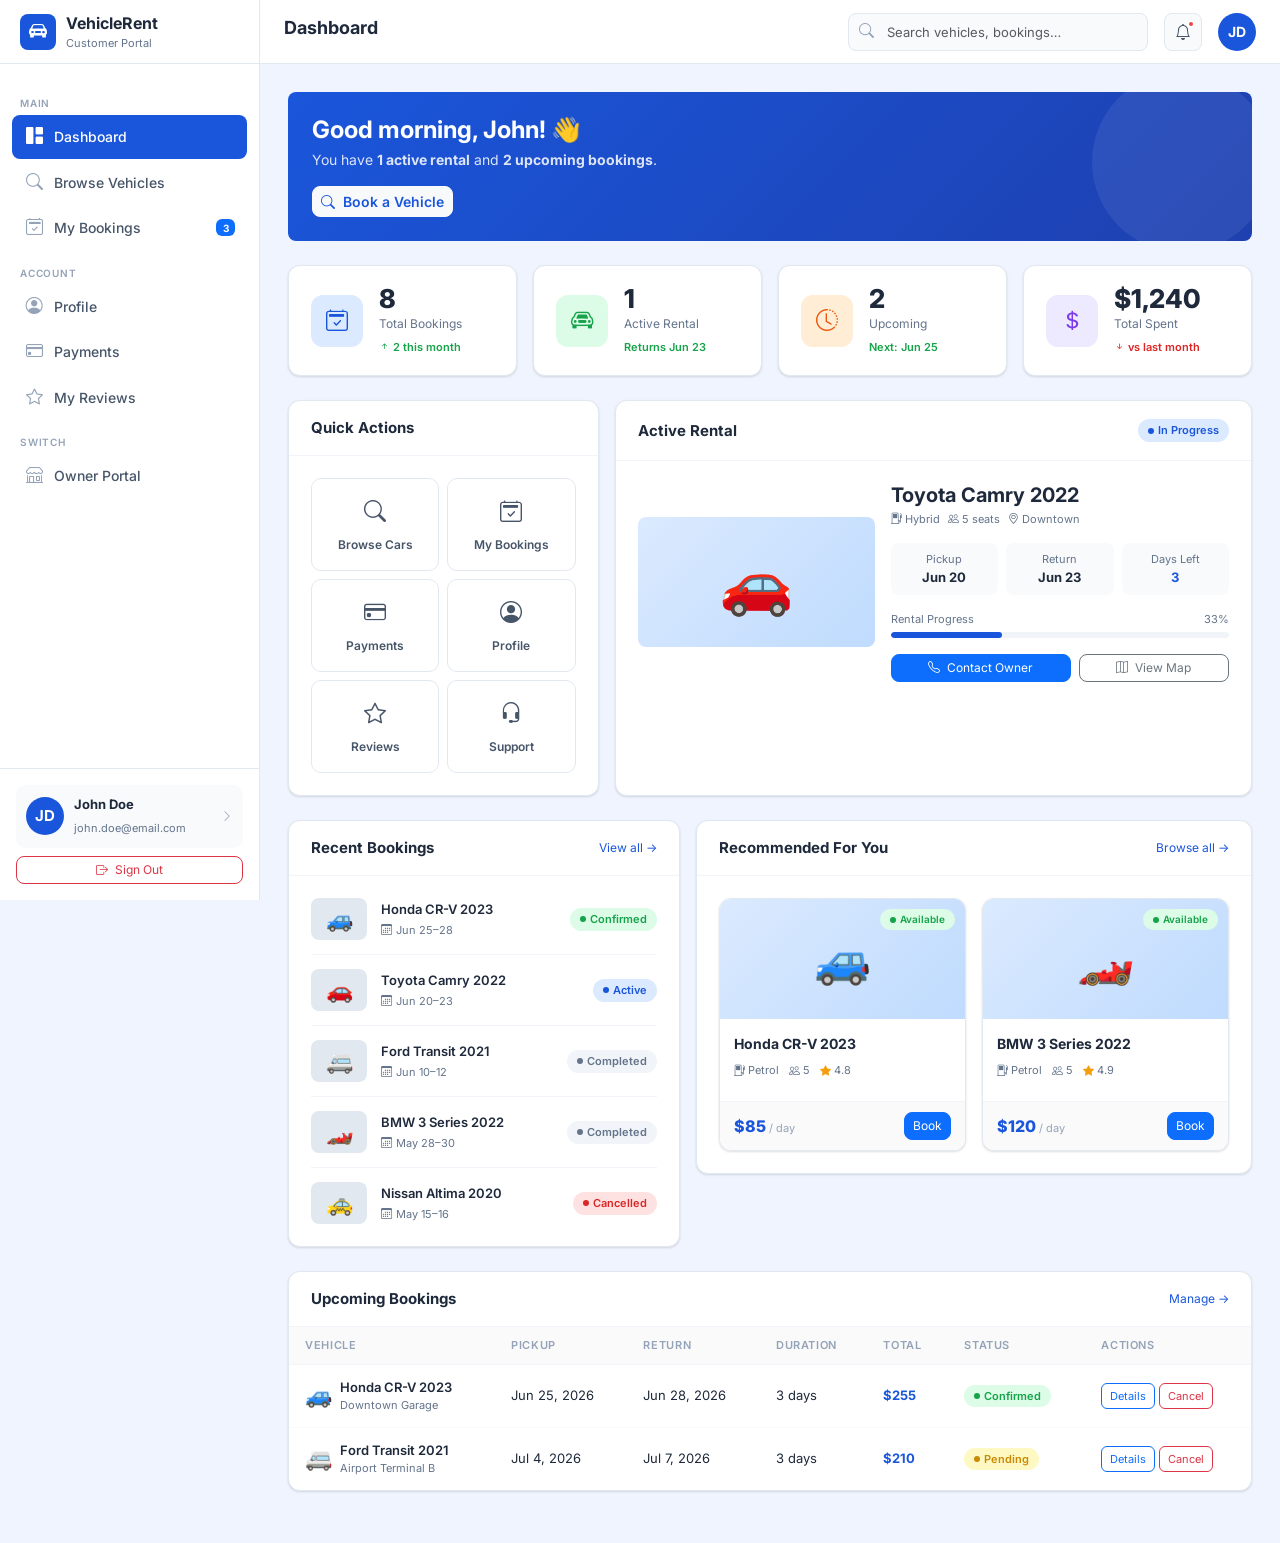
<file: customer-dashboard.html>
<!DOCTYPE html>
<html lang="en">

<head>
    <meta charset="UTF-8" />
    <meta name="viewport" content="width=device-width, initial-scale=1.0" />
    <title>My Dashboard — VehicleRent</title>
    <link href="https://cdn.jsdelivr.net/npm/bootstrap@5.3.8/dist/css/bootstrap.min.css" rel="stylesheet"
        integrity="sha384-sRIl4kxILFvY47J16cr9ZwB07vP4J8+LH7qKQnuqkuIAvNWLzeN8tE5YBujZqJLB" crossorigin="anonymous" />
    <link rel="stylesheet" href="https://cdn.jsdelivr.net/npm/bootstrap-icons@1.11.3/font/bootstrap-icons.css" />
    <link href="https://fonts.googleapis.com/css2?family=Inter:wght@400;500;600;700;800&display=swap"
        rel="stylesheet" />
    <link rel="stylesheet" href="dashboard.css" />
</head>

<body>

    <aside class="sidebar" id="sidebar">
        <a href="index.html" class="sidebar-brand">
            <div class="brand-icon"><i class="bi bi-car-front-fill"></i></div>
            <div><span>VehicleRent</span><small>Customer Portal</small></div>
        </a>
        <nav class="sidebar-nav">
            <div class="nav-label">Main</div>
            <a href="customer-dashboard.html" class="nav-link active"><i class="bi bi-grid-1x2-fill"></i> Dashboard</a>
            <a href="#" class="nav-link"><i class="bi bi-search"></i> Browse Vehicles</a>
            <a href="my-bookings.html" class="nav-link"><i class="bi bi-calendar2-check"></i> My Bookings <span
                    class="badge bg-primary ms-auto" style="font-size:10px">3</span></a>
            <div class="nav-label">Account</div>
            <a href="profile.html" class="nav-link"><i class="bi bi-person-circle"></i> Profile</a>
            <a href="payments.html" class="nav-link"><i class="bi bi-credit-card"></i> Payments</a>
            <a href="reviews.html" class="nav-link"><i class="bi bi-star"></i> My Reviews</a>
            <div class="nav-label">Switch</div>
            <a href="owner-dashboard.html" class="nav-link"><i class="bi bi-shop"></i> Owner Portal</a>
        </nav>
        <div class="sidebar-footer">
            <a href="profile.html" class="user-card">
                <div class="user-avatar">JD</div>
                <div class="user-info"><strong>John Doe</strong><small>john.doe@email.com</small></div>
                <i class="bi bi-chevron-right" style="color:#94a3b8;font-size:12px"></i>
            </a>
            <a href="login.html" class="btn btn-outline-danger btn-sm w-100 mt-2"
                style="border-radius:8px;font-size:12px">
                <i class="bi bi-box-arrow-right me-1"></i> Sign Out
            </a>
        </div>
    </aside>

    <div class="sidebar-overlay" id="overlay" onclick="closeSidebar()"></div>

    <header class="topbar">
        <button class="sidebar-toggle" onclick="toggleSidebar()"><i class="bi bi-list"></i></button>
        <h1 class="page-title">Dashboard</h1>
        <div class="search-wrap">
            <i class="bi bi-search"></i>
            <input type="text" class="form-control" placeholder="Search vehicles, bookings…" />
        </div>
        <div class="topbar-action" data-bs-toggle="dropdown" tabindex="0">
            <i class="bi bi-bell"></i>
            <span class="badge-dot"></span>
            <ul class="dropdown-menu dropdown-menu-end shadow-sm"
                style="width:300px;padding:0;border-radius:12px;overflow:hidden">
                <li class="px-3 py-2 border-bottom d-flex justify-content-between align-items-center">
                    <strong style="font-size:14px">Notifications</strong>
                    <a href="#" style="font-size:12px;color:#1a56db">Mark all read</a>
                </li>
                <li class="notif-list px-3 py-1">
                    <div class="notif-item">
                        <div class="notif-dot"></div>
                        <div>
                            <div style="font-size:13px;font-weight:600">Booking Confirmed</div>
                            <div style="font-size:11px;color:#64748b">Toyota Camry · Jun 20–23</div>
                        </div>
                    </div>
                    <div class="notif-item">
                        <div class="notif-dot"></div>
                        <div>
                            <div style="font-size:13px;font-weight:600">Trip Starting Tomorrow</div>
                            <div style="font-size:11px;color:#64748b">Honda CR-V · Pickup 9:00 AM</div>
                        </div>
                    </div>
                    <div class="notif-item">
                        <div class="notif-dot read"></div>
                        <div>
                            <div style="font-size:13px;font-weight:600;color:#94a3b8">Payment Receipt</div>
                            <div style="font-size:11px;color:#94a3b8">$320 processed</div>
                        </div>
                    </div>
                </li>
                <li class="border-top text-center py-2"><a href="#" style="font-size:12px;color:#1a56db">View all</a>
                </li>
            </ul>
        </div>
        <div class="user-avatar" style="width:38px;height:38px;font-size:14px;cursor:pointer" data-bs-toggle="dropdown">
            JD</div>
        <ul class="dropdown-menu dropdown-menu-end shadow-sm" style="border-radius:10px;min-width:180px;font-size:13px">
            <li><a class="dropdown-item py-2" href="profile.html"><i class="bi bi-person me-2"></i>Profile</a></li>
            <li><a class="dropdown-item py-2" href="payments.html"><i class="bi bi-credit-card me-2"></i>Payments</a>
            </li>
            <li>
                <hr class="dropdown-divider my-1">
            </li>
            <li><a class="dropdown-item py-2 text-danger" href="login.html"><i
                        class="bi bi-box-arrow-right me-2"></i>Sign Out</a></li>
        </ul>
    </header>

    <main class="main-content">
        <div class="content-body">

            <!-- Welcome Banner -->
            <div class="p-4 mb-4 rounded-3 text-white"
                style="background:linear-gradient(135deg,#1a56db,#1e40af);position:relative;overflow:hidden">
                <div
                    style="position:absolute;right:-20px;top:-20px;width:180px;height:180px;border-radius:50%;background:rgba(255,255,255,.07)">
                </div>
                <h4 class="fw-bold mb-1">Good morning, John! 👋</h4>
                <p class="mb-3" style="opacity:.85;font-size:14px">You have <strong>1 active rental</strong> and
                    <strong>2 upcoming bookings</strong>.</p>
                <a href="#" class="btn btn-light btn-sm fw-semibold" style="border-radius:8px;color:#1a56db"><i
                        class="bi bi-search me-1"></i> Book a Vehicle</a>
            </div>

            <!-- Stat Cards -->
            <div class="row g-3 mb-4">
                <div class="col-6 col-xl-3">
                    <div class="stat-card">
                        <div class="stat-icon blue"><i class="bi bi-calendar2-check"></i></div>
                        <div>
                            <div class="stat-value">8</div>
                            <div class="stat-label">Total Bookings</div>
                            <div class="stat-change up"><i class="bi bi-arrow-up-short"></i> 2 this month</div>
                        </div>
                    </div>
                </div>
                <div class="col-6 col-xl-3">
                    <div class="stat-card">
                        <div class="stat-icon green"><i class="bi bi-car-front"></i></div>
                        <div>
                            <div class="stat-value">1</div>
                            <div class="stat-label">Active Rental</div>
                            <div class="stat-change up">Returns Jun 23</div>
                        </div>
                    </div>
                </div>
                <div class="col-6 col-xl-3">
                    <div class="stat-card">
                        <div class="stat-icon orange"><i class="bi bi-clock-history"></i></div>
                        <div>
                            <div class="stat-value">2</div>
                            <div class="stat-label">Upcoming</div>
                            <div class="stat-change up">Next: Jun 25</div>
                        </div>
                    </div>
                </div>
                <div class="col-6 col-xl-3">
                    <div class="stat-card">
                        <div class="stat-icon purple"><i class="bi bi-currency-dollar"></i></div>
                        <div>
                            <div class="stat-value">$1,240</div>
                            <div class="stat-label">Total Spent</div>
                            <div class="stat-change down"><i class="bi bi-arrow-down-short"></i> vs last month</div>
                        </div>
                    </div>
                </div>
            </div>

            <!-- Quick Actions + Active Rental -->
            <div class="row g-3 mb-4">
                <div class="col-lg-4">
                    <div class="panel h-100">
                        <div class="panel-header">
                            <h2 class="panel-title">Quick Actions</h2>
                        </div>
                        <div class="panel-body">
                            <div class="row g-2">
                                <div class="col-6"><a href="#" class="quick-action"><i
                                            class="bi bi-search"></i><span>Browse Cars</span></a></div>
                                <div class="col-6"><a href="my-bookings.html" class="quick-action"><i
                                            class="bi bi-calendar2-check"></i><span>My Bookings</span></a></div>
                                <div class="col-6"><a href="payments.html" class="quick-action"><i
                                            class="bi bi-credit-card"></i><span>Payments</span></a></div>
                                <div class="col-6"><a href="profile.html" class="quick-action"><i
                                            class="bi bi-person-circle"></i><span>Profile</span></a></div>
                                <div class="col-6"><a href="reviews.html" class="quick-action"><i
                                            class="bi bi-star"></i><span>Reviews</span></a></div>
                                <div class="col-6"><a href="help.html" class="quick-action"><i
                                            class="bi bi-headset"></i><span>Support</span></a></div>
                            </div>
                        </div>
                    </div>
                </div>
                <div class="col-lg-8">
                    <div class="panel h-100">
                        <div class="panel-header">
                            <h2 class="panel-title">Active Rental</h2><span class="badge-status active">In
                                Progress</span>
                        </div>
                        <div class="panel-body">
                            <div class="row g-3 align-items-center">
                                <div class="col-sm-5">
                                    <div class="vehicle-img rounded-3" style="height:130px;font-size:60px">🚗</div>
                                </div>
                                <div class="col-sm-7">
                                    <h5 class="fw-bold mb-1">Toyota Camry 2022</h5>
                                    <div class="d-flex flex-wrap gap-2 mb-3">
                                        <span class="vehicle-spec"><i class="bi bi-fuel-pump"></i> Hybrid</span>
                                        <span class="vehicle-spec"><i class="bi bi-people"></i> 5 seats</span>
                                        <span class="vehicle-spec"><i class="bi bi-geo-alt"></i> Downtown</span>
                                    </div>
                                    <div class="row g-2 text-center mb-3">
                                        <div class="col-4">
                                            <div style="background:#f8fafc;border-radius:8px;padding:8px">
                                                <div style="font-size:11px;color:#64748b">Pickup</div>
                                                <div style="font-size:13px;font-weight:700">Jun 20</div>
                                            </div>
                                        </div>
                                        <div class="col-4">
                                            <div style="background:#f8fafc;border-radius:8px;padding:8px">
                                                <div style="font-size:11px;color:#64748b">Return</div>
                                                <div style="font-size:13px;font-weight:700">Jun 23</div>
                                            </div>
                                        </div>
                                        <div class="col-4">
                                            <div style="background:#f8fafc;border-radius:8px;padding:8px">
                                                <div style="font-size:11px;color:#64748b">Days Left</div>
                                                <div style="font-size:13px;font-weight:700;color:#1a56db">3</div>
                                            </div>
                                        </div>
                                    </div>
                                    <div class="mb-1 d-flex justify-content-between"
                                        style="font-size:11px;color:#64748b"><span>Rental
                                            Progress</span><span>33%</span></div>
                                    <div class="prog-track mb-3">
                                        <div class="prog-fill" style="width:33%"></div>
                                    </div>
                                    <div class="d-flex gap-2">
                                        <a href="#" class="btn btn-primary btn-sm flex-fill"
                                            style="border-radius:8px;font-size:12px"><i
                                                class="bi bi-telephone me-1"></i> Contact Owner</a>
                                        <a href="#" class="btn btn-outline-secondary btn-sm flex-fill"
                                            style="border-radius:8px;font-size:12px"><i class="bi bi-map me-1"></i> View
                                            Map</a>
                                    </div>
                                </div>
                            </div>
                        </div>
                    </div>
                </div>
            </div>

            <!-- Recent Bookings + Recommended -->
            <div class="row g-3 mb-4">
                <div class="col-lg-5">
                    <div class="panel">
                        <div class="panel-header">
                            <h2 class="panel-title">Recent Bookings</h2><a href="my-bookings.html"
                                style="font-size:12px;color:#1a56db;text-decoration:none">View all →</a>
                        </div>
                        <div class="panel-body" style="padding-top:8px;padding-bottom:8px">
                            <div class="booking-item">
                                <div class="booking-thumb">🚙</div>
                                <div class="booking-meta"><strong>Honda CR-V 2023</strong><span><i
                                            class="bi bi-calendar3"></i> Jun 25–28</span></div><span
                                    class="badge-status confirmed">Confirmed</span>
                            </div>
                            <div class="booking-item">
                                <div class="booking-thumb">🚗</div>
                                <div class="booking-meta"><strong>Toyota Camry 2022</strong><span><i
                                            class="bi bi-calendar3"></i> Jun 20–23</span></div><span
                                    class="badge-status active">Active</span>
                            </div>
                            <div class="booking-item">
                                <div class="booking-thumb">🚐</div>
                                <div class="booking-meta"><strong>Ford Transit 2021</strong><span><i
                                            class="bi bi-calendar3"></i> Jun 10–12</span></div><span
                                    class="badge-status completed">Completed</span>
                            </div>
                            <div class="booking-item">
                                <div class="booking-thumb">🏎️</div>
                                <div class="booking-meta"><strong>BMW 3 Series 2022</strong><span><i
                                            class="bi bi-calendar3"></i> May 28–30</span></div><span
                                    class="badge-status completed">Completed</span>
                            </div>
                            <div class="booking-item">
                                <div class="booking-thumb">🚕</div>
                                <div class="booking-meta"><strong>Nissan Altima 2020</strong><span><i
                                            class="bi bi-calendar3"></i> May 15–16</span></div><span
                                    class="badge-status cancelled">Cancelled</span>
                            </div>
                        </div>
                    </div>
                </div>
                <div class="col-lg-7">
                    <div class="panel">
                        <div class="panel-header">
                            <h2 class="panel-title">Recommended For You</h2><a href="#"
                                style="font-size:12px;color:#1a56db;text-decoration:none">Browse all →</a>
                        </div>
                        <div class="panel-body">
                            <div class="row g-3">
                                <div class="col-sm-6">
                                    <div class="vehicle-card">
                                        <div class="vehicle-img" style="font-size:46px;height:120px">🚙<span
                                                class="avail-badge badge-status confirmed"
                                                style="font-size:10px">Available</span></div>
                                        <div class="vehicle-body">
                                            <div class="vehicle-name">Honda CR-V 2023</div>
                                            <div class="vehicle-specs"><span class="vehicle-spec"><i
                                                        class="bi bi-fuel-pump"></i> Petrol</span><span
                                                    class="vehicle-spec"><i class="bi bi-people"></i> 5</span><span
                                                    class="vehicle-spec"><i class="bi bi-star-fill"
                                                        style="color:#f59e0b"></i> 4.8</span></div>
                                        </div>
                                        <div class="vehicle-footer">
                                            <div class="vehicle-price">$85 <span>/ day</span></div><a href="#"
                                                class="btn btn-primary btn-sm"
                                                style="border-radius:8px;font-size:12px">Book</a>
                                        </div>
                                    </div>
                                </div>
                                <div class="col-sm-6">
                                    <div class="vehicle-card">
                                        <div class="vehicle-img" style="font-size:46px;height:120px">🏎️<span
                                                class="avail-badge badge-status confirmed"
                                                style="font-size:10px">Available</span></div>
                                        <div class="vehicle-body">
                                            <div class="vehicle-name">BMW 3 Series 2022</div>
                                            <div class="vehicle-specs"><span class="vehicle-spec"><i
                                                        class="bi bi-fuel-pump"></i> Petrol</span><span
                                                    class="vehicle-spec"><i class="bi bi-people"></i> 5</span><span
                                                    class="vehicle-spec"><i class="bi bi-star-fill"
                                                        style="color:#f59e0b"></i> 4.9</span></div>
                                        </div>
                                        <div class="vehicle-footer">
                                            <div class="vehicle-price">$120 <span>/ day</span></div><a href="#"
                                                class="btn btn-primary btn-sm"
                                                style="border-radius:8px;font-size:12px">Book</a>
                                        </div>
                                    </div>
                                </div>
                            </div>
                        </div>
                    </div>
                </div>
            </div>

            <!-- Upcoming Table -->
            <div class="panel mb-4">
                <div class="panel-header">
                    <h2 class="panel-title">Upcoming Bookings</h2><a href="my-bookings.html"
                        style="font-size:12px;color:#1a56db;text-decoration:none">Manage →</a>
                </div>
                <div style="overflow-x:auto">
                    <table class="dash-table">
                        <thead>
                            <tr>
                                <th>Vehicle</th>
                                <th>Pickup</th>
                                <th>Return</th>
                                <th>Duration</th>
                                <th>Total</th>
                                <th>Status</th>
                                <th>Actions</th>
                            </tr>
                        </thead>
                        <tbody>
                            <tr>
                                <td>
                                    <div class="d-flex align-items-center gap-2"><span style="font-size:22px">🚙</span>
                                        <div>
                                            <div style="font-weight:600">Honda CR-V 2023</div>
                                            <div style="font-size:11px;color:#64748b">Downtown Garage</div>
                                        </div>
                                    </div>
                                </td>
                                <td>Jun 25, 2026</td>
                                <td>Jun 28, 2026</td>
                                <td>3 days</td>
                                <td style="font-weight:700;color:#1a56db">$255</td>
                                <td><span class="badge-status confirmed">Confirmed</span></td>
                                <td>
                                    <div class="d-flex gap-1"><a href="#" class="btn btn-outline-primary btn-sm"
                                            style="border-radius:6px;font-size:11px">Details</a><a href="#"
                                            class="btn btn-outline-danger btn-sm"
                                            style="border-radius:6px;font-size:11px">Cancel</a></div>
                                </td>
                            </tr>
                            <tr>
                                <td>
                                    <div class="d-flex align-items-center gap-2"><span style="font-size:22px">🚐</span>
                                        <div>
                                            <div style="font-weight:600">Ford Transit 2021</div>
                                            <div style="font-size:11px;color:#64748b">Airport Terminal B</div>
                                        </div>
                                    </div>
                                </td>
                                <td>Jul 4, 2026</td>
                                <td>Jul 7, 2026</td>
                                <td>3 days</td>
                                <td style="font-weight:700;color:#1a56db">$210</td>
                                <td><span class="badge-status pending">Pending</span></td>
                                <td>
                                    <div class="d-flex gap-1"><a href="#" class="btn btn-outline-primary btn-sm"
                                            style="border-radius:6px;font-size:11px">Details</a><a href="#"
                                            class="btn btn-outline-danger btn-sm"
                                            style="border-radius:6px;font-size:11px">Cancel</a></div>
                                </td>
                            </tr>
                        </tbody>
                    </table>
                </div>
            </div>

        </div>
    </main>

    <script src="https://cdn.jsdelivr.net/npm/bootstrap@5.3.8/dist/js/bootstrap.bundle.min.js"
        integrity="sha384-FKyoEForCGlyvwx9Hj09JcYn3nv7wiPVlz7YYwJrWVcXK/BmnVDxM+D2scQbITxI"
        crossorigin="anonymous"></script>
    <script>
        function toggleSidebar() {
            document.getElementById('sidebar').classList.toggle('open');
            document.getElementById('overlay').classList.toggle('show');
        }
        function closeSidebar() {
            document.getElementById('sidebar').classList.remove('open');
            document.getElementById('overlay').classList.remove('show');
        }
    </script>
</body>

</html>
</file>
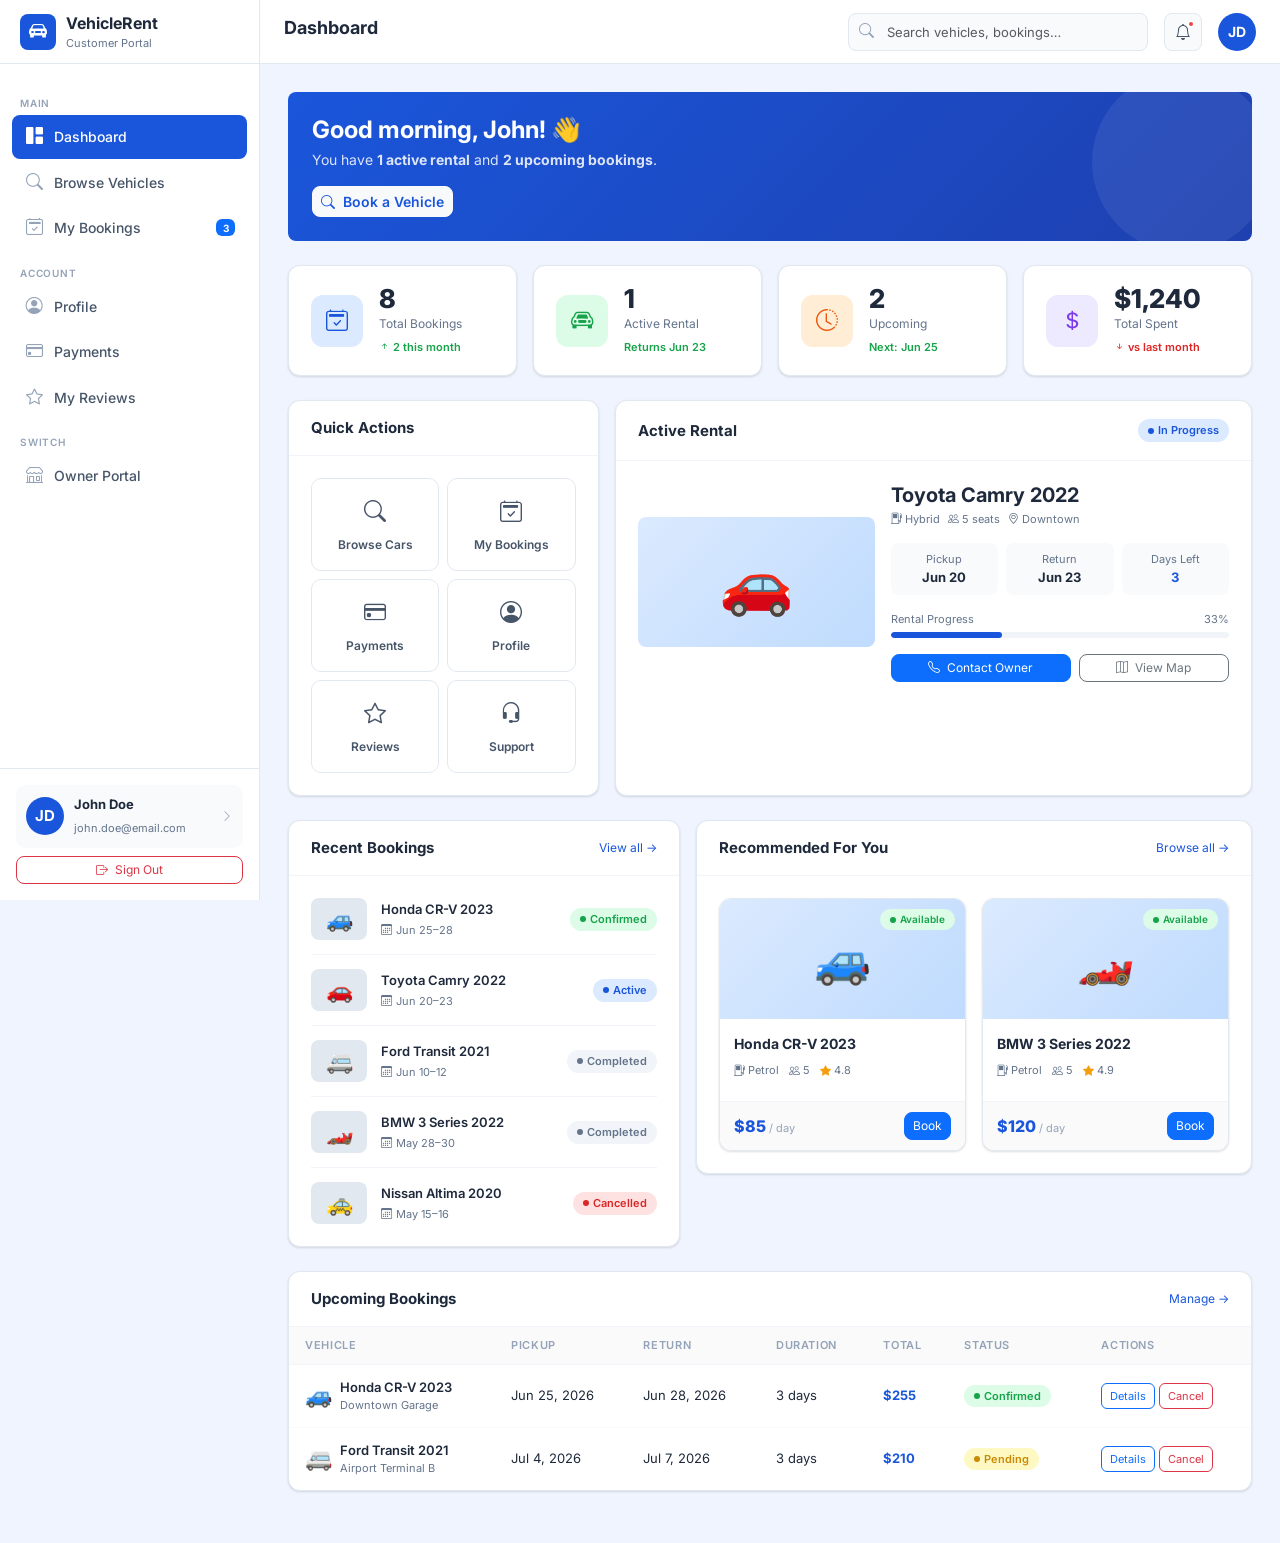
<file: dashboard.html>
<!DOCTYPE html>
<html lang="en">
<head>
  <meta charset="UTF-8" />
  <meta name="viewport" content="width=device-width, initial-scale=1.0" />
  <title>My Dashboard — VehicleRent</title>
  <link href="https://cdn.jsdelivr.net/npm/bootstrap@5.3.8/dist/css/bootstrap.min.css" rel="stylesheet" integrity="sha384-sRIl4kxILFvY47J16cr9ZwB07vP4J8+LH7qKQnuqkuIAvNWLzeN8tE5YBujZqJLB" crossorigin="anonymous" />
  <link rel="stylesheet" href="https://cdn.jsdelivr.net/npm/bootstrap-icons@1.11.3/font/bootstrap-icons.css" />
  <link href="https://fonts.googleapis.com/css2?family=Inter:wght@400;500;600;700;800&display=swap" rel="stylesheet" />
  <link rel="stylesheet" href="dashboard.css" />
</head>
<body>

<aside class="sidebar" id="sidebar">
  <a href="index.html" class="sidebar-brand">
    <div class="brand-icon"><i class="bi bi-car-front-fill"></i></div>
    <div><span>VehicleRent</span><small>Customer Portal</small></div>
  </a>
  <nav class="sidebar-nav">
    <div class="nav-label">Main</div>
    <a href="customer-dashboard.html" class="nav-link active"><i class="bi bi-grid-1x2-fill"></i> Dashboard</a>
    <a href="#" class="nav-link"><i class="bi bi-search"></i> Browse Vehicles</a>
    <a href="my-bookings.html" class="nav-link"><i class="bi bi-calendar2-check"></i> My Bookings <span class="badge bg-primary ms-auto" style="font-size:10px">3</span></a>
    <div class="nav-label">Account</div>
    <a href="profile.html" class="nav-link"><i class="bi bi-person-circle"></i> Profile</a>
    <a href="payments.html" class="nav-link"><i class="bi bi-credit-card"></i> Payments</a>
    <a href="reviews.html" class="nav-link"><i class="bi bi-star"></i> My Reviews</a>
    <div class="nav-label">Switch</div>
    <a href="owner-dashboard.html" class="nav-link"><i class="bi bi-shop"></i> Owner Portal</a>
  </nav>
  <div class="sidebar-footer">
    <a href="profile.html" class="user-card">
      <div class="user-avatar">JD</div>
      <div class="user-info"><strong>John Doe</strong><small>john.doe@email.com</small></div>
      <i class="bi bi-chevron-right" style="color:#94a3b8;font-size:12px"></i>
    </a>
    <a href="login.html" class="btn btn-outline-danger btn-sm w-100 mt-2" style="border-radius:8px;font-size:12px">
      <i class="bi bi-box-arrow-right me-1"></i> Sign Out
    </a>
  </div>
</aside>

<div class="sidebar-overlay" id="overlay" onclick="closeSidebar()"></div>

<header class="topbar">
  <button class="sidebar-toggle" onclick="toggleSidebar()"><i class="bi bi-list"></i></button>
  <h1 class="page-title">Dashboard</h1>
  <div class="search-wrap">
    <i class="bi bi-search"></i>
    <input type="text" class="form-control" placeholder="Search vehicles, bookings…" />
  </div>
  <div class="topbar-action" data-bs-toggle="dropdown" tabindex="0">
    <i class="bi bi-bell"></i>
    <span class="badge-dot"></span>
    <ul class="dropdown-menu dropdown-menu-end shadow-sm" style="width:300px;padding:0;border-radius:12px;overflow:hidden">
      <li class="px-3 py-2 border-bottom d-flex justify-content-between align-items-center">
        <strong style="font-size:14px">Notifications</strong>
        <a href="#" style="font-size:12px;color:#1a56db">Mark all read</a>
      </li>
      <li class="notif-list px-3 py-1">
        <div class="notif-item"><div class="notif-dot"></div><div><div style="font-size:13px;font-weight:600">Booking Confirmed</div><div style="font-size:11px;color:#64748b">Toyota Camry · Jun 20–23</div></div></div>
        <div class="notif-item"><div class="notif-dot"></div><div><div style="font-size:13px;font-weight:600">Trip Starting Tomorrow</div><div style="font-size:11px;color:#64748b">Honda CR-V · Pickup 9:00 AM</div></div></div>
        <div class="notif-item"><div class="notif-dot read"></div><div><div style="font-size:13px;font-weight:600;color:#94a3b8">Payment Receipt</div><div style="font-size:11px;color:#94a3b8">$320 processed</div></div></div>
      </li>
      <li class="border-top text-center py-2"><a href="#" style="font-size:12px;color:#1a56db">View all</a></li>
    </ul>
  </div>
  <div class="user-avatar" style="width:38px;height:38px;font-size:14px;cursor:pointer" data-bs-toggle="dropdown">JD</div>
  <ul class="dropdown-menu dropdown-menu-end shadow-sm" style="border-radius:10px;min-width:180px;font-size:13px">
    <li><a class="dropdown-item py-2" href="profile.html"><i class="bi bi-person me-2"></i>Profile</a></li>
    <li><a class="dropdown-item py-2" href="payments.html"><i class="bi bi-credit-card me-2"></i>Payments</a></li>
    <li><hr class="dropdown-divider my-1"></li>
    <li><a class="dropdown-item py-2 text-danger" href="login.html"><i class="bi bi-box-arrow-right me-2"></i>Sign Out</a></li>
  </ul>
</header>

<main class="main-content">
  <div class="content-body">

    <!-- Welcome Banner -->
    <div class="p-4 mb-4 rounded-3 text-white" style="background:linear-gradient(135deg,#1a56db,#1e40af);position:relative;overflow:hidden">
      <div style="position:absolute;right:-20px;top:-20px;width:180px;height:180px;border-radius:50%;background:rgba(255,255,255,.07)"></div>
      <h4 class="fw-bold mb-1">Good morning, John! 👋</h4>
      <p class="mb-3" style="opacity:.85;font-size:14px">You have <strong>1 active rental</strong> and <strong>2 upcoming bookings</strong>.</p>
      <a href="#" class="btn btn-light btn-sm fw-semibold" style="border-radius:8px;color:#1a56db"><i class="bi bi-search me-1"></i> Book a Vehicle</a>
    </div>

    <!-- Stat Cards -->
    <div class="row g-3 mb-4">
      <div class="col-6 col-xl-3">
        <div class="stat-card"><div class="stat-icon blue"><i class="bi bi-calendar2-check"></i></div><div><div class="stat-value">8</div><div class="stat-label">Total Bookings</div><div class="stat-change up"><i class="bi bi-arrow-up-short"></i> 2 this month</div></div></div>
      </div>
      <div class="col-6 col-xl-3">
        <div class="stat-card"><div class="stat-icon green"><i class="bi bi-car-front"></i></div><div><div class="stat-value">1</div><div class="stat-label">Active Rental</div><div class="stat-change up">Returns Jun 23</div></div></div>
      </div>
      <div class="col-6 col-xl-3">
        <div class="stat-card"><div class="stat-icon orange"><i class="bi bi-clock-history"></i></div><div><div class="stat-value">2</div><div class="stat-label">Upcoming</div><div class="stat-change up">Next: Jun 25</div></div></div>
      </div>
      <div class="col-6 col-xl-3">
        <div class="stat-card"><div class="stat-icon purple"><i class="bi bi-currency-dollar"></i></div><div><div class="stat-value">$1,240</div><div class="stat-label">Total Spent</div><div class="stat-change down"><i class="bi bi-arrow-down-short"></i> vs last month</div></div></div>
      </div>
    </div>

    <!-- Quick Actions + Active Rental -->
    <div class="row g-3 mb-4">
      <div class="col-lg-4">
        <div class="panel h-100">
          <div class="panel-header"><h2 class="panel-title">Quick Actions</h2></div>
          <div class="panel-body">
            <div class="row g-2">
              <div class="col-6"><a href="#" class="quick-action"><i class="bi bi-search"></i><span>Browse Cars</span></a></div>
              <div class="col-6"><a href="my-bookings.html" class="quick-action"><i class="bi bi-calendar2-check"></i><span>My Bookings</span></a></div>
              <div class="col-6"><a href="payments.html" class="quick-action"><i class="bi bi-credit-card"></i><span>Payments</span></a></div>
              <div class="col-6"><a href="profile.html" class="quick-action"><i class="bi bi-person-circle"></i><span>Profile</span></a></div>
              <div class="col-6"><a href="reviews.html" class="quick-action"><i class="bi bi-star"></i><span>Reviews</span></a></div>
              <div class="col-6"><a href="help.html" class="quick-action"><i class="bi bi-headset"></i><span>Support</span></a></div>
            </div>
          </div>
        </div>
      </div>
      <div class="col-lg-8">
        <div class="panel h-100">
          <div class="panel-header"><h2 class="panel-title">Active Rental</h2><span class="badge-status active">In Progress</span></div>
          <div class="panel-body">
            <div class="row g-3 align-items-center">
              <div class="col-sm-5">
                <div class="vehicle-img rounded-3" style="height:130px;font-size:60px">🚗</div>
              </div>
              <div class="col-sm-7">
                <h5 class="fw-bold mb-1">Toyota Camry 2022</h5>
                <div class="d-flex flex-wrap gap-2 mb-3">
                  <span class="vehicle-spec"><i class="bi bi-fuel-pump"></i> Hybrid</span>
                  <span class="vehicle-spec"><i class="bi bi-people"></i> 5 seats</span>
                  <span class="vehicle-spec"><i class="bi bi-geo-alt"></i> Downtown</span>
                </div>
                <div class="row g-2 text-center mb-3">
                  <div class="col-4"><div style="background:#f8fafc;border-radius:8px;padding:8px"><div style="font-size:11px;color:#64748b">Pickup</div><div style="font-size:13px;font-weight:700">Jun 20</div></div></div>
                  <div class="col-4"><div style="background:#f8fafc;border-radius:8px;padding:8px"><div style="font-size:11px;color:#64748b">Return</div><div style="font-size:13px;font-weight:700">Jun 23</div></div></div>
                  <div class="col-4"><div style="background:#f8fafc;border-radius:8px;padding:8px"><div style="font-size:11px;color:#64748b">Days Left</div><div style="font-size:13px;font-weight:700;color:#1a56db">3</div></div></div>
                </div>
                <div class="mb-1 d-flex justify-content-between" style="font-size:11px;color:#64748b"><span>Rental Progress</span><span>33%</span></div>
                <div class="prog-track mb-3"><div class="prog-fill" style="width:33%"></div></div>
                <div class="d-flex gap-2">
                  <a href="#" class="btn btn-primary btn-sm flex-fill" style="border-radius:8px;font-size:12px"><i class="bi bi-telephone me-1"></i> Contact Owner</a>
                  <a href="#" class="btn btn-outline-secondary btn-sm flex-fill" style="border-radius:8px;font-size:12px"><i class="bi bi-map me-1"></i> View Map</a>
                </div>
              </div>
            </div>
          </div>
        </div>
      </div>
    </div>

    <!-- Recent Bookings + Recommended -->
    <div class="row g-3 mb-4">
      <div class="col-lg-5">
        <div class="panel">
          <div class="panel-header"><h2 class="panel-title">Recent Bookings</h2><a href="my-bookings.html" style="font-size:12px;color:#1a56db;text-decoration:none">View all →</a></div>
          <div class="panel-body" style="padding-top:8px;padding-bottom:8px">
            <div class="booking-item"><div class="booking-thumb">🚙</div><div class="booking-meta"><strong>Honda CR-V 2023</strong><span><i class="bi bi-calendar3"></i> Jun 25–28</span></div><span class="badge-status confirmed">Confirmed</span></div>
            <div class="booking-item"><div class="booking-thumb">🚗</div><div class="booking-meta"><strong>Toyota Camry 2022</strong><span><i class="bi bi-calendar3"></i> Jun 20–23</span></div><span class="badge-status active">Active</span></div>
            <div class="booking-item"><div class="booking-thumb">🚐</div><div class="booking-meta"><strong>Ford Transit 2021</strong><span><i class="bi bi-calendar3"></i> Jun 10–12</span></div><span class="badge-status completed">Completed</span></div>
            <div class="booking-item"><div class="booking-thumb">🏎️</div><div class="booking-meta"><strong>BMW 3 Series 2022</strong><span><i class="bi bi-calendar3"></i> May 28–30</span></div><span class="badge-status completed">Completed</span></div>
            <div class="booking-item"><div class="booking-thumb">🚕</div><div class="booking-meta"><strong>Nissan Altima 2020</strong><span><i class="bi bi-calendar3"></i> May 15–16</span></div><span class="badge-status cancelled">Cancelled</span></div>
          </div>
        </div>
      </div>
      <div class="col-lg-7">
        <div class="panel">
          <div class="panel-header"><h2 class="panel-title">Recommended For You</h2><a href="#" style="font-size:12px;color:#1a56db;text-decoration:none">Browse all →</a></div>
          <div class="panel-body">
            <div class="row g-3">
              <div class="col-sm-6">
                <div class="vehicle-card">
                  <div class="vehicle-img" style="font-size:46px;height:120px">🚙<span class="avail-badge badge-status confirmed" style="font-size:10px">Available</span></div>
                  <div class="vehicle-body"><div class="vehicle-name">Honda CR-V 2023</div><div class="vehicle-specs"><span class="vehicle-spec"><i class="bi bi-fuel-pump"></i> Petrol</span><span class="vehicle-spec"><i class="bi bi-people"></i> 5</span><span class="vehicle-spec"><i class="bi bi-star-fill" style="color:#f59e0b"></i> 4.8</span></div></div>
                  <div class="vehicle-footer"><div class="vehicle-price">$85 <span>/ day</span></div><a href="#" class="btn btn-primary btn-sm" style="border-radius:8px;font-size:12px">Book</a></div>
                </div>
              </div>
              <div class="col-sm-6">
                <div class="vehicle-card">
                  <div class="vehicle-img" style="font-size:46px;height:120px">🏎️<span class="avail-badge badge-status confirmed" style="font-size:10px">Available</span></div>
                  <div class="vehicle-body"><div class="vehicle-name">BMW 3 Series 2022</div><div class="vehicle-specs"><span class="vehicle-spec"><i class="bi bi-fuel-pump"></i> Petrol</span><span class="vehicle-spec"><i class="bi bi-people"></i> 5</span><span class="vehicle-spec"><i class="bi bi-star-fill" style="color:#f59e0b"></i> 4.9</span></div></div>
                  <div class="vehicle-footer"><div class="vehicle-price">$120 <span>/ day</span></div><a href="#" class="btn btn-primary btn-sm" style="border-radius:8px;font-size:12px">Book</a></div>
                </div>
              </div>
            </div>
          </div>
        </div>
      </div>
    </div>

    <!-- Upcoming Table -->
    <div class="panel mb-4">
      <div class="panel-header"><h2 class="panel-title">Upcoming Bookings</h2><a href="my-bookings.html" style="font-size:12px;color:#1a56db;text-decoration:none">Manage →</a></div>
      <div style="overflow-x:auto">
        <table class="dash-table">
          <thead><tr><th>Vehicle</th><th>Pickup</th><th>Return</th><th>Duration</th><th>Total</th><th>Status</th><th>Actions</th></tr></thead>
          <tbody>
            <tr>
              <td><div class="d-flex align-items-center gap-2"><span style="font-size:22px">🚙</span><div><div style="font-weight:600">Honda CR-V 2023</div><div style="font-size:11px;color:#64748b">Downtown Garage</div></div></div></td>
              <td>Jun 25, 2026</td><td>Jun 28, 2026</td><td>3 days</td>
              <td style="font-weight:700;color:#1a56db">$255</td>
              <td><span class="badge-status confirmed">Confirmed</span></td>
              <td><div class="d-flex gap-1"><a href="#" class="btn btn-outline-primary btn-sm" style="border-radius:6px;font-size:11px">Details</a><a href="#" class="btn btn-outline-danger btn-sm" style="border-radius:6px;font-size:11px">Cancel</a></div></td>
            </tr>
            <tr>
              <td><div class="d-flex align-items-center gap-2"><span style="font-size:22px">🚐</span><div><div style="font-weight:600">Ford Transit 2021</div><div style="font-size:11px;color:#64748b">Airport Terminal B</div></div></div></td>
              <td>Jul 4, 2026</td><td>Jul 7, 2026</td><td>3 days</td>
              <td style="font-weight:700;color:#1a56db">$210</td>
              <td><span class="badge-status pending">Pending</span></td>
              <td><div class="d-flex gap-1"><a href="#" class="btn btn-outline-primary btn-sm" style="border-radius:6px;font-size:11px">Details</a><a href="#" class="btn btn-outline-danger btn-sm" style="border-radius:6px;font-size:11px">Cancel</a></div></td>
            </tr>
          </tbody>
        </table>
      </div>
    </div>

  </div>
</main>

<script src="https://cdn.jsdelivr.net/npm/bootstrap@5.3.8/dist/js/bootstrap.bundle.min.js" integrity="sha384-FKyoEForCGlyvwx9Hj09JcYn3nv7wiPVlz7YYwJrWVcXK/BmnVDxM+D2scQbITxI" crossorigin="anonymous"></script>
<script>
  function toggleSidebar() {
    document.getElementById('sidebar').classList.toggle('open');
    document.getElementById('overlay').classList.toggle('show');
  }
  function closeSidebar() {
    document.getElementById('sidebar').classList.remove('open');
    document.getElementById('overlay').classList.remove('show');
  }
</script>
</body>
</html>
</file>
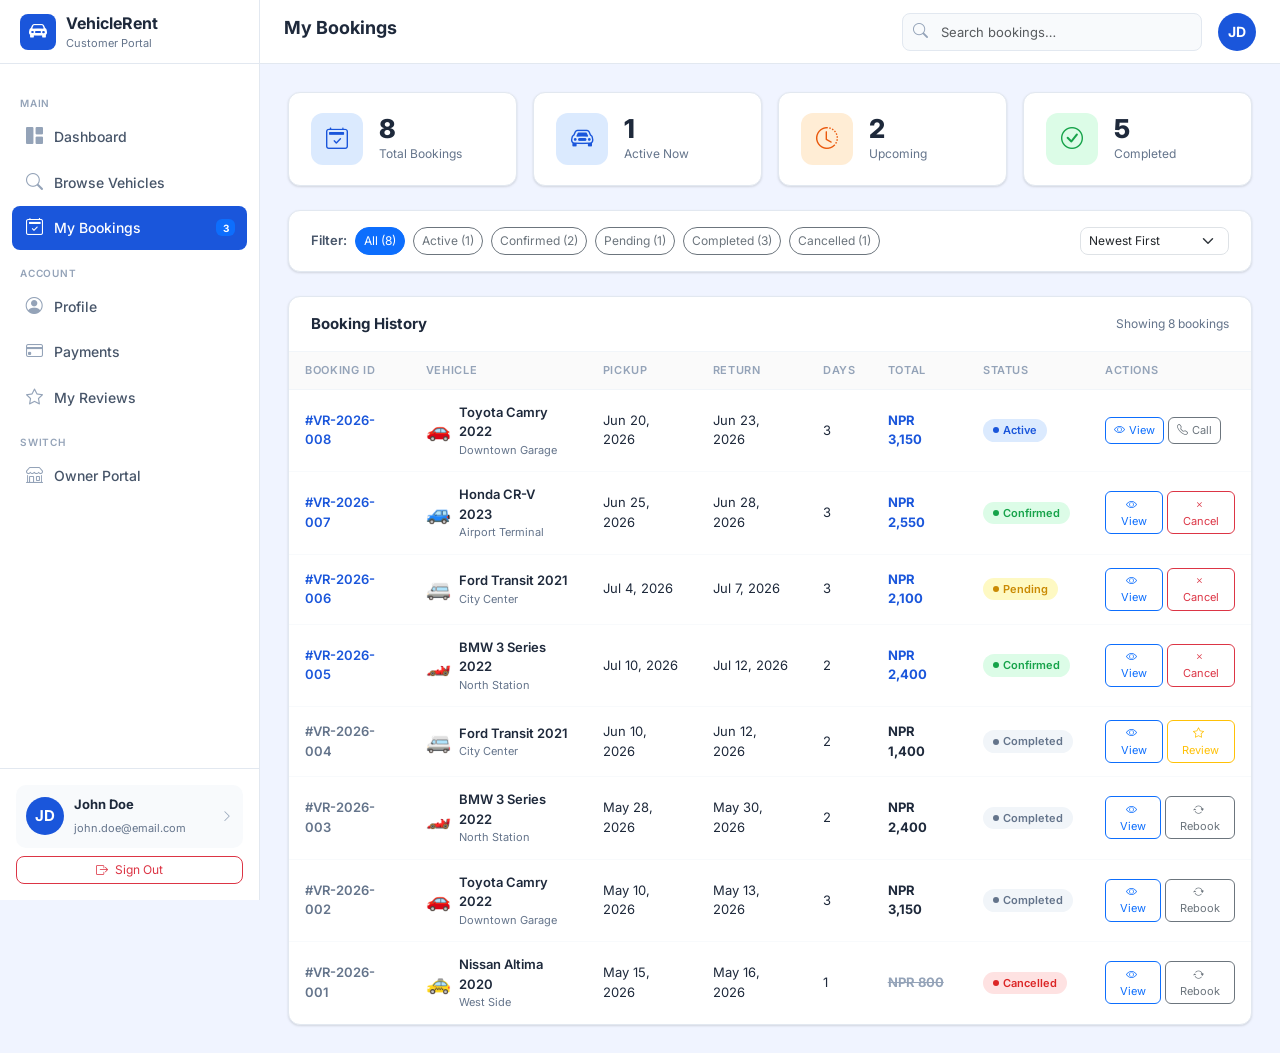
<file: my-bookings.html>
<!DOCTYPE html>
<html lang="en">

<head>
    <meta charset="UTF-8" />
    <meta name="viewport" content="width=device-width, initial-scale=1.0" />
    <title>My Bookings — VehicleRent</title>
    <link href="https://cdn.jsdelivr.net/npm/bootstrap@5.3.8/dist/css/bootstrap.min.css" rel="stylesheet"
        integrity="sha384-sRIl4kxILFvY47J16cr9ZwB07vP4J8+LH7qKQnuqkuIAvNWLzeN8tE5YBujZqJLB" crossorigin="anonymous" />
    <link rel="stylesheet" href="https://cdn.jsdelivr.net/npm/bootstrap-icons@1.11.3/font/bootstrap-icons.css" />
    <link href="https://fonts.googleapis.com/css2?family=Inter:wght@400;500;600;700;800&display=swap"
        rel="stylesheet" />
    <link rel="stylesheet" href="dashboard.css" />
</head>

<body>

    <aside class="sidebar" id="sidebar">
        <a href="index.html" class="sidebar-brand">
            <div class="brand-icon"><i class="bi bi-car-front-fill"></i></div>
            <div><span>VehicleRent</span><small>Customer Portal</small></div>
        </a>
        <nav class="sidebar-nav">
            <div class="nav-label">Main</div>
            <a href="customer-dashboard.html" class="nav-link"><i class="bi bi-grid-1x2-fill"></i> Dashboard</a>
            <a href="#" class="nav-link"><i class="bi bi-search"></i> Browse Vehicles</a>
            <a href="my-bookings.html" class="nav-link active"><i class="bi bi-calendar2-check"></i> My Bookings <span
                    class="badge bg-primary ms-auto" style="font-size:10px">3</span></a>
            <div class="nav-label">Account</div>
            <a href="profile.html" class="nav-link"><i class="bi bi-person-circle"></i> Profile</a>
            <a href="payments.html" class="nav-link"><i class="bi bi-credit-card"></i> Payments</a>
            <a href="reviews.html" class="nav-link"><i class="bi bi-star"></i> My Reviews</a>
            <div class="nav-label">Switch</div>
            <a href="owner-dashboard.html" class="nav-link"><i class="bi bi-shop"></i> Owner Portal</a>
        </nav>
        <div class="sidebar-footer">
            <a href="profile.html" class="user-card">
                <div class="user-avatar">JD</div>
                <div class="user-info"><strong>John Doe</strong><small>john.doe@email.com</small></div>
                <i class="bi bi-chevron-right" style="color:#94a3b8;font-size:12px"></i>
            </a>
            <a href="vehicle-login.html" class="btn btn-outline-danger btn-sm w-100 mt-2"
                style="border-radius:8px;font-size:12px">
                <i class="bi bi-box-arrow-right me-1"></i> Sign Out
            </a>
        </div>
    </aside>
    <div class="sidebar-overlay" id="overlay" onclick="closeSidebar()"></div>

    <header class="topbar">
        <button class="sidebar-toggle" onclick="toggleSidebar()"><i class="bi bi-list"></i></button>
        <h1 class="page-title">My Bookings</h1>
        <div class="search-wrap">
            <i class="bi bi-search"></i>
            <input type="text" class="form-control" placeholder="Search bookings…" id="searchInput"
                onkeyup="filterTable()" />
        </div>
        <div class="user-avatar" style="width:38px;height:38px;font-size:14px;cursor:pointer" data-bs-toggle="dropdown">
            JD</div>
        <ul class="dropdown-menu dropdown-menu-end shadow-sm" style="border-radius:10px;min-width:180px;font-size:13px">
            <li><a class="dropdown-item py-2" href="profile.html"><i class="bi bi-person me-2"></i>Profile</a></li>
            <li>
                <hr class="dropdown-divider my-1">
            </li>
            <li><a class="dropdown-item py-2 text-danger" href="vehicle-login.html"><i
                        class="bi bi-box-arrow-right me-2"></i>Sign Out</a></li>
        </ul>
    </header>

    <main class="main-content">
        <div class="content-body">

            <div class="row g-3 mb-4">
                <div class="col-6 col-xl-3">
                    <div class="stat-card">
                        <div class="stat-icon blue"><i class="bi bi-calendar2-check"></i></div>
                        <div>
                            <div class="stat-value">8</div>
                            <div class="stat-label">Total Bookings</div>
                        </div>
                    </div>
                </div>
                <div class="col-6 col-xl-3">
                    <div class="stat-card">
                        <div class="stat-icon active" style="background:#dbeafe;color:#1a56db"><i
                                class="bi bi-car-front"></i></div>
                        <div>
                            <div class="stat-value">1</div>
                            <div class="stat-label">Active Now</div>
                        </div>
                    </div>
                </div>
                <div class="col-6 col-xl-3">
                    <div class="stat-card">
                        <div class="stat-icon orange"><i class="bi bi-clock-history"></i></div>
                        <div>
                            <div class="stat-value">2</div>
                            <div class="stat-label">Upcoming</div>
                        </div>
                    </div>
                </div>
                <div class="col-6 col-xl-3">
                    <div class="stat-card">
                        <div class="stat-icon green"><i class="bi bi-check-circle"></i></div>
                        <div>
                            <div class="stat-value">5</div>
                            <div class="stat-label">Completed</div>
                        </div>
                    </div>
                </div>
            </div>

        
            <div class="panel mb-4">
                <div class="panel-body" style="padding:16px 22px">
                    <div class="d-flex flex-wrap gap-2 align-items-center">
                        <span style="font-size:13px;font-weight:600;color:#475569">Filter:</span>
                        <button class="btn btn-primary btn-sm" style="border-radius:20px;font-size:12px"
                            onclick="filterStatus('all',this)">All (8)</button>
                        <button class="btn btn-outline-secondary btn-sm" style="border-radius:20px;font-size:12px"
                            onclick="filterStatus('active',this)">Active (1)</button>
                        <button class="btn btn-outline-secondary btn-sm" style="border-radius:20px;font-size:12px"
                            onclick="filterStatus('confirmed',this)">Confirmed (2)</button>
                        <button class="btn btn-outline-secondary btn-sm" style="border-radius:20px;font-size:12px"
                            onclick="filterStatus('pending',this)">Pending (1)</button>
                        <button class="btn btn-outline-secondary btn-sm" style="border-radius:20px;font-size:12px"
                            onclick="filterStatus('completed',this)">Completed (3)</button>
                        <button class="btn btn-outline-secondary btn-sm" style="border-radius:20px;font-size:12px"
                            onclick="filterStatus('cancelled',this)">Cancelled (1)</button>
                        <div class="ms-auto d-flex gap-2">
                            <select class="form-select form-select-sm"
                                style="width:auto;border-radius:8px;font-size:12px">
                                <option>Newest First</option>
                                <option>Oldest First</option>
                                <option>Price: High to Low</option>
                                <option>Price: Low to High</option>
                            </select>
                        </div>
                    </div>
                </div>
            </div>

        
            <div class="panel">
                <div class="panel-header">
                    <h2 class="panel-title">Booking History</h2>
                    <span style="font-size:12px;color:#64748b" id="resultCount">Showing 8 bookings</span>
                </div>
                <div style="overflow-x:auto">
                    <table class="dash-table" id="bookingsTable">
                        <thead>
                            <tr>
                                <th>Booking ID</th>
                                <th>Vehicle</th>
                                <th>Pickup</th>
                                <th>Return</th>
                                <th>Days</th>
                                <th>Total</th>
                                <th>Status</th>
                                <th>Actions</th>
                            </tr>
                        </thead>
                        <tbody>
                            <tr data-status="active">
                                <td style="font-weight:600;color:#1a56db">#VR-2026-008</td>
                                <td>
                                    <div class="d-flex align-items-center gap-2"><span style="font-size:20px">🚗</span>
                                        <div>
                                            <div style="font-weight:600;font-size:13px">Toyota Camry 2022</div>
                                            <div style="font-size:11px;color:#64748b">Downtown Garage</div>
                                        </div>
                                    </div>
                                </td>
                                <td>Jun 20, 2026</td>
                                <td>Jun 23, 2026</td>
                                <td>3</td>
                                <td style="font-weight:700;color:#1a56db">NPR 3,150</td>
                                <td><span class="badge-status active">Active</span></td>
                                <td>
                                    <div class="d-flex gap-1">
                                        <button class="btn btn-outline-primary btn-sm"
                                            style="border-radius:6px;font-size:11px"
                                            onclick="showDetails('VR-2026-008')"><i
                                                class="bi bi-eye me-1"></i>View</button>
                                        <button class="btn btn-outline-secondary btn-sm"
                                            style="border-radius:6px;font-size:11px"><i
                                                class="bi bi-telephone me-1"></i>Call</button>
                                    </div>
                                </td>
                            </tr>
                            <tr data-status="confirmed">
                                <td style="font-weight:600;color:#1a56db">#VR-2026-007</td>
                                <td>
                                    <div class="d-flex align-items-center gap-2"><span style="font-size:20px">🚙</span>
                                        <div>
                                            <div style="font-weight:600;font-size:13px">Honda CR-V 2023</div>
                                            <div style="font-size:11px;color:#64748b">Airport Terminal</div>
                                        </div>
                                    </div>
                                </td>
                                <td>Jun 25, 2026</td>
                                <td>Jun 28, 2026</td>
                                <td>3</td>
                                <td style="font-weight:700;color:#1a56db">NPR 2,550</td>
                                <td><span class="badge-status confirmed">Confirmed</span></td>
                                <td>
                                    <div class="d-flex gap-1">
                                        <button class="btn btn-outline-primary btn-sm"
                                            style="border-radius:6px;font-size:11px"
                                            onclick="showDetails('VR-2026-007')"><i
                                                class="bi bi-eye me-1"></i>View</button>
                                        <button class="btn btn-outline-danger btn-sm"
                                            style="border-radius:6px;font-size:11px" onclick="cancelBooking(this)"><i
                                                class="bi bi-x me-1"></i>Cancel</button>
                                    </div>
                                </td>
                            </tr>
                            <tr data-status="pending">
                                <td style="font-weight:600;color:#1a56db">#VR-2026-006</td>
                                <td>
                                    <div class="d-flex align-items-center gap-2"><span style="font-size:20px">🚐</span>
                                        <div>
                                            <div style="font-weight:600;font-size:13px">Ford Transit 2021</div>
                                            <div style="font-size:11px;color:#64748b">City Center</div>
                                        </div>
                                    </div>
                                </td>
                                <td>Jul 4, 2026</td>
                                <td>Jul 7, 2026</td>
                                <td>3</td>
                                <td style="font-weight:700;color:#1a56db">NPR 2,100</td>
                                <td><span class="badge-status pending">Pending</span></td>
                                <td>
                                    <div class="d-flex gap-1">
                                        <button class="btn btn-outline-primary btn-sm"
                                            style="border-radius:6px;font-size:11px"
                                            onclick="showDetails('VR-2026-006')"><i
                                                class="bi bi-eye me-1"></i>View</button>
                                        <button class="btn btn-outline-danger btn-sm"
                                            style="border-radius:6px;font-size:11px" onclick="cancelBooking(this)"><i
                                                class="bi bi-x me-1"></i>Cancel</button>
                                    </div>
                                </td>
                            </tr>
                            <tr data-status="confirmed">
                                <td style="font-weight:600;color:#1a56db">#VR-2026-005</td>
                                <td>
                                    <div class="d-flex align-items-center gap-2"><span style="font-size:20px">🏎️</span>
                                        <div>
                                            <div style="font-weight:600;font-size:13px">BMW 3 Series 2022</div>
                                            <div style="font-size:11px;color:#64748b">North Station</div>
                                        </div>
                                    </div>
                                </td>
                                <td>Jul 10, 2026</td>
                                <td>Jul 12, 2026</td>
                                <td>2</td>
                                <td style="font-weight:700;color:#1a56db">NPR 2,400</td>
                                <td><span class="badge-status confirmed">Confirmed</span></td>
                                <td>
                                    <div class="d-flex gap-1">
                                        <button class="btn btn-outline-primary btn-sm"
                                            style="border-radius:6px;font-size:11px"
                                            onclick="showDetails('VR-2026-005')"><i
                                                class="bi bi-eye me-1"></i>View</button>
                                        <button class="btn btn-outline-danger btn-sm"
                                            style="border-radius:6px;font-size:11px" onclick="cancelBooking(this)"><i
                                                class="bi bi-x me-1"></i>Cancel</button>
                                    </div>
                                </td>
                            </tr>
                            <tr data-status="completed">
                                <td style="font-weight:600;color:#64748b">#VR-2026-004</td>
                                <td>
                                    <div class="d-flex align-items-center gap-2"><span style="font-size:20px">🚐</span>
                                        <div>
                                            <div style="font-weight:600;font-size:13px">Ford Transit 2021</div>
                                            <div style="font-size:11px;color:#64748b">City Center</div>
                                        </div>
                                    </div>
                                </td>
                                <td>Jun 10, 2026</td>
                                <td>Jun 12, 2026</td>
                                <td>2</td>
                                <td style="font-weight:700">NPR 1,400</td>
                                <td><span class="badge-status completed">Completed</span></td>
                                <td>
                                    <div class="d-flex gap-1">
                                        <button class="btn btn-outline-primary btn-sm"
                                            style="border-radius:6px;font-size:11px"
                                            onclick="showDetails('VR-2026-004')"><i
                                                class="bi bi-eye me-1"></i>View</button>
                                        <button class="btn btn-outline-warning btn-sm"
                                            style="border-radius:6px;font-size:11px"><i
                                                class="bi bi-star me-1"></i>Review</button>
                                    </div>
                                </td>
                            </tr>
                            <tr data-status="completed">
                                <td style="font-weight:600;color:#64748b">#VR-2026-003</td>
                                <td>
                                    <div class="d-flex align-items-center gap-2"><span style="font-size:20px">🏎️</span>
                                        <div>
                                            <div style="font-weight:600;font-size:13px">BMW 3 Series 2022</div>
                                            <div style="font-size:11px;color:#64748b">North Station</div>
                                        </div>
                                    </div>
                                </td>
                                <td>May 28, 2026</td>
                                <td>May 30, 2026</td>
                                <td>2</td>
                                <td style="font-weight:700">NPR 2,400</td>
                                <td><span class="badge-status completed">Completed</span></td>
                                <td>
                                    <div class="d-flex gap-1">
                                        <button class="btn btn-outline-primary btn-sm"
                                            style="border-radius:6px;font-size:11px"
                                            onclick="showDetails('VR-2026-003')"><i
                                                class="bi bi-eye me-1"></i>View</button>
                                        <button class="btn btn-outline-secondary btn-sm"
                                            style="border-radius:6px;font-size:11px"><i
                                                class="bi bi-arrow-repeat me-1"></i>Rebook</button>
                                    </div>
                                </td>
                            </tr>
                            <tr data-status="completed">
                                <td style="font-weight:600;color:#64748b">#VR-2026-002</td>
                                <td>
                                    <div class="d-flex align-items-center gap-2"><span style="font-size:20px">🚗</span>
                                        <div>
                                            <div style="font-weight:600;font-size:13px">Toyota Camry 2022</div>
                                            <div style="font-size:11px;color:#64748b">Downtown Garage</div>
                                        </div>
                                    </div>
                                </td>
                                <td>May 10, 2026</td>
                                <td>May 13, 2026</td>
                                <td>3</td>
                                <td style="font-weight:700">NPR 3,150</td>
                                <td><span class="badge-status completed">Completed</span></td>
                                <td>
                                    <div class="d-flex gap-1">
                                        <button class="btn btn-outline-primary btn-sm"
                                            style="border-radius:6px;font-size:11px"
                                            onclick="showDetails('VR-2026-002')"><i
                                                class="bi bi-eye me-1"></i>View</button>
                                        <button class="btn btn-outline-secondary btn-sm"
                                            style="border-radius:6px;font-size:11px"><i
                                                class="bi bi-arrow-repeat me-1"></i>Rebook</button>
                                    </div>
                                </td>
                            </tr>
                            <tr data-status="cancelled">
                                <td style="font-weight:600;color:#64748b">#VR-2026-001</td>
                                <td>
                                    <div class="d-flex align-items-center gap-2"><span style="font-size:20px">🚕</span>
                                        <div>
                                            <div style="font-weight:600;font-size:13px">Nissan Altima 2020</div>
                                            <div style="font-size:11px;color:#64748b">West Side</div>
                                        </div>
                                    </div>
                                </td>
                                <td>May 15, 2026</td>
                                <td>May 16, 2026</td>
                                <td>1</td>
                                <td style="font-weight:700;text-decoration:line-through;color:#94a3b8">NPR 800</td>
                                <td><span class="badge-status cancelled">Cancelled</span></td>
                                <td>
                                    <div class="d-flex gap-1">
                                        <button class="btn btn-outline-primary btn-sm"
                                            style="border-radius:6px;font-size:11px"
                                            onclick="showDetails('VR-2026-001')"><i
                                                class="bi bi-eye me-1"></i>View</button>
                                        <button class="btn btn-outline-secondary btn-sm"
                                            style="border-radius:6px;font-size:11px"><i
                                                class="bi bi-arrow-repeat me-1"></i>Rebook</button>
                                    </div>
                                </td>
                            </tr>
                        </tbody>
                    </table>
                </div>
            </div>

        </div>
    </main>

    <div class="modal fade" id="detailModal" tabindex="-1">
        <div class="modal-dialog modal-dialog-centered modal-lg">
            <div class="modal-content border-0" style="border-radius:16px;overflow:hidden">
                <div class="modal-header border-0 pb-0"
                    style="background:linear-gradient(135deg,#1a56db,#1e40af);color:#fff">
                    <div>
                        <h5 class="modal-title fw-bold mb-0">Booking Details</h5>
                        <p class="mb-0" style="font-size:12px;opacity:.8" id="modalBookingId">#VR-2026-008</p>
                    </div>
                    <button type="button" class="btn-close btn-close-white" data-bs-dismiss="modal"></button>
                </div>
                <div class="modal-body p-4">
                    <div class="row g-4">
                        <div class="col-md-6">
                            <div style="background:#f8fafc;border-radius:12px;padding:20px;text-align:center">
                                <div style="font-size:64px">🚗</div>
                                <h5 class="fw-bold mt-2 mb-1">Toyota Camry 2022</h5>
                                <div style="font-size:12px;color:#64748b">Hybrid · 5 Seats · Automatic</div>
                                <div class="d-flex justify-content-center gap-3 mt-3">
                                    <span style="font-size:12px;color:#64748b"><i
                                            class="bi bi-star-fill text-warning"></i> 4.9</span>
                                    <span style="font-size:12px;color:#64748b"><i class="bi bi-geo-alt"></i>
                                        Downtown</span>
                                </div>
                            </div>
                        </div>
                        <div class="col-md-6">
                            <h6 class="fw-bold mb-3"
                                style="color:#64748b;font-size:11px;text-transform:uppercase;letter-spacing:.06em">Trip
                                Details</h6>
                            <div class="d-flex justify-content-between py-2 border-bottom"><span
                                    style="font-size:13px;color:#64748b">Pickup Date</span><span
                                    style="font-size:13px;font-weight:600">Jun 20, 2026</span></div>
                            <div class="d-flex justify-content-between py-2 border-bottom"><span
                                    style="font-size:13px;color:#64748b">Return Date</span><span
                                    style="font-size:13px;font-weight:600">Jun 23, 2026</span></div>
                            <div class="d-flex justify-content-between py-2 border-bottom"><span
                                    style="font-size:13px;color:#64748b">Duration</span><span
                                    style="font-size:13px;font-weight:600">3 days</span></div>
                            <div class="d-flex justify-content-between py-2 border-bottom"><span
                                    style="font-size:13px;color:#64748b">Daily Rate</span><span
                                    style="font-size:13px;font-weight:600">NPR 1,050/day</span></div>
                            <div class="d-flex justify-content-between py-2 border-bottom"><span
                                    style="font-size:13px;color:#64748b">Subtotal</span><span
                                    style="font-size:13px;font-weight:600">NPR 3,150</span></div>
                            <div class="d-flex justify-content-between py-2 border-bottom"><span
                                    style="font-size:13px;color:#64748b">Tax (13%)</span><span
                                    style="font-size:13px;font-weight:600">NPR 410</span></div>
                            <div class="d-flex justify-content-between py-2"><span
                                    style="font-size:14px;font-weight:700">Total Paid</span><span
                                    style="font-size:16px;font-weight:800;color:#1a56db">NPR 3,560</span></div>
                        </div>
                    </div>
                    <div class="mt-3 p-3 rounded-3" style="background:#f0fdf4;border:1px solid #bbf7d0">
                        <div class="d-flex align-items-center gap-2">
                            <i class="bi bi-check-circle-fill text-success"></i>
                            <span style="font-size:13px;font-weight:600;color:#16a34a">Payment confirmed · Receipt sent
                                to john.doe@email.com</span>
                        </div>
                    </div>
                </div>
                <div class="modal-footer border-0 pt-0">
                    <button type="button" class="btn btn-outline-secondary btn-sm" data-bs-dismiss="modal"
                        style="border-radius:8px">Close</button>
                    <button type="button" class="btn btn-primary btn-sm" style="border-radius:8px"><i
                            class="bi bi-download me-1"></i> Download Receipt</button>
                </div>
            </div>
        </div>
    </div>

 
    <div class="modal fade" id="cancelModal" tabindex="-1">
        <div class="modal-dialog modal-dialog-centered modal-sm">
            <div class="modal-content border-0" style="border-radius:16px">
                <div class="modal-body p-4 text-center">
                    <div
                        style="width:56px;height:56px;background:#fee2e2;border-radius:50%;display:grid;place-items:center;margin:0 auto 16px">
                        <i class="bi bi-exclamation-triangle-fill text-danger" style="font-size:22px"></i>
                    </div>
                    <h5 class="fw-bold mb-2">Cancel Booking?</h5>
                    <p style="font-size:13px;color:#64748b;margin-bottom:20px">This action cannot be undone.
                        Cancellation fees may apply.</p>
                    <div class="d-flex gap-2">
                        <button class="btn btn-outline-secondary flex-fill btn-sm" data-bs-dismiss="modal"
                            style="border-radius:8px">Keep Booking</button>
                        <button class="btn btn-danger flex-fill btn-sm" id="confirmCancelBtn"
                            style="border-radius:8px">Yes, Cancel</button>
                    </div>
                </div>
            </div>
        </div>
    </div>

    <script src="https://cdn.jsdelivr.net/npm/bootstrap@5.3.8/dist/js/bootstrap.bundle.min.js"
        integrity="sha384-FKyoEForCGlyvwx9Hj09JcYn3nv7wiPVlz7YYwJrWVcXK/BmnVDxM+D2scQbITxI"
        crossorigin="anonymous"></script>
    <script>
        var pendingCancelRow = null;

        function toggleSidebar() {
            document.getElementById('sidebar').classList.toggle('open');
            document.getElementById('overlay').classList.toggle('show');
        }
        function closeSidebar() {
            document.getElementById('sidebar').classList.remove('open');
            document.getElementById('overlay').classList.remove('show');
        }

        function showDetails(id) {
            document.getElementById('modalBookingId').textContent = '#' + id;
            new bootstrap.Modal(document.getElementById('detailModal')).show();
        }

        function cancelBooking(btn) {
            pendingCancelRow = btn.closest('tr');
            new bootstrap.Modal(document.getElementById('cancelModal')).show();
        }

        document.getElementById('confirmCancelBtn').onclick = function () {
            if (pendingCancelRow) {
                pendingCancelRow.querySelector('.badge-status').className = 'badge-status cancelled';
                pendingCancelRow.querySelector('.badge-status').textContent = 'Cancelled';
                var actions = pendingCancelRow.querySelector('td:last-child');
                actions.innerHTML = '<button class="btn btn-outline-secondary btn-sm" style="border-radius:6px;font-size:11px"><i class="bi bi-arrow-repeat me-1"></i>Rebook</button>';
                pendingCancelRow.setAttribute('data-status', 'cancelled');
            }
            bootstrap.Modal.getInstance(document.getElementById('cancelModal')).hide();
        };

        function filterStatus(status, btn) {
            document.querySelectorAll('[onclick^="filterStatus"]').forEach(b => {
                b.className = 'btn btn-outline-secondary btn-sm';
                b.style.borderRadius = '20px';
                b.style.fontSize = '12px';
            });
            btn.className = 'btn btn-primary btn-sm';
            btn.style.borderRadius = '20px';
            btn.style.fontSize = '12px';

            var rows = document.querySelectorAll('#bookingsTable tbody tr');
            var count = 0;
            rows.forEach(function (row) {
                var show = (status === 'all') || (row.getAttribute('data-status') === status);
                row.style.display = show ? '' : 'none';
                if (show) count++;
            });
            document.getElementById('resultCount').textContent = 'Showing ' + count + ' booking' + (count !== 1 ? 's' : '');
        }

        function filterTable() {
            var q = document.getElementById('searchInput').value.toLowerCase();
            document.querySelectorAll('#bookingsTable tbody tr').forEach(function (row) {
                row.style.display = row.textContent.toLowerCase().includes(q) ? '' : 'none';
            });
        }
    </script>
</body>

</html>
</file>
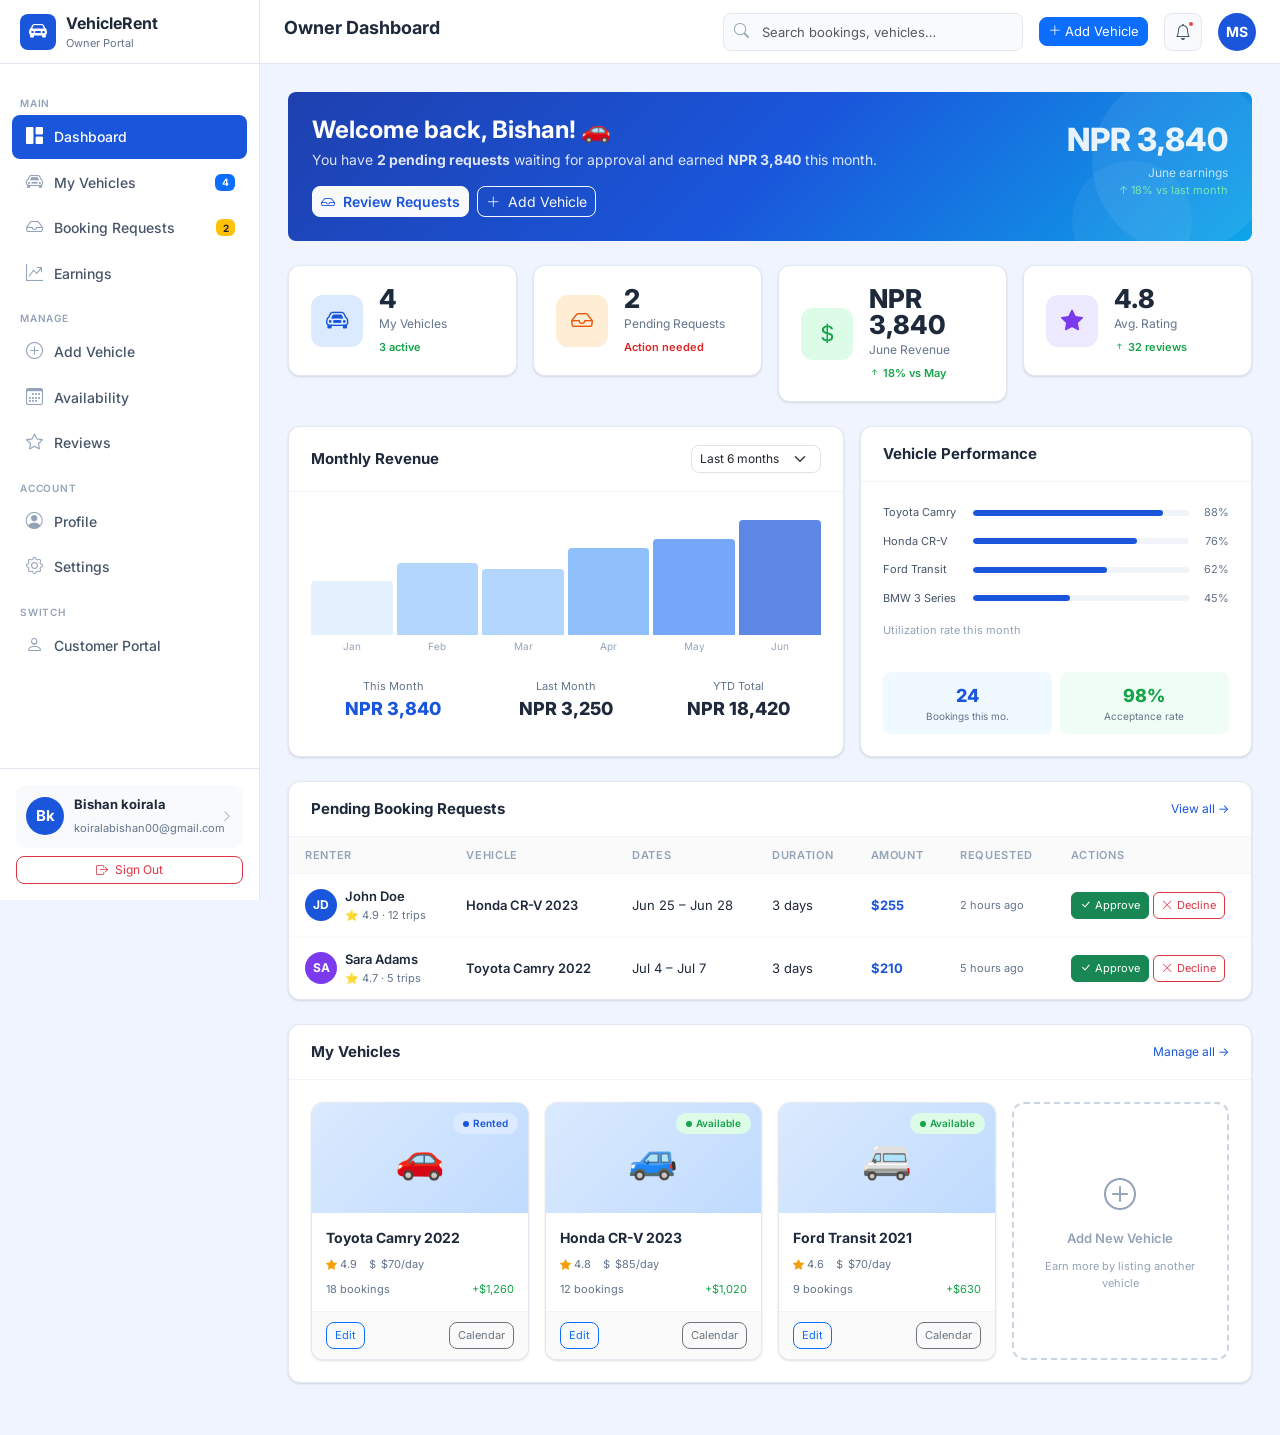
<file: owner-dashboard.html>
<!DOCTYPE html>
<html lang="en">

<head>
  <meta charset="UTF-8" />
  <meta name="viewport" content="width=device-width, initial-scale=1.0" />
  <title>Owner Dashboard — VehicleRent</title>
  <link href="https://cdn.jsdelivr.net/npm/bootstrap@5.3.8/dist/css/bootstrap.min.css" rel="stylesheet"
    integrity="sha384-sRIl4kxILFvY47J16cr9ZwB07vP4J8+LH7qKQnuqkuIAvNWLzeN8tE5YBujZqJLB" crossorigin="anonymous" />
  <link rel="stylesheet" href="https://cdn.jsdelivr.net/npm/bootstrap-icons@1.11.3/font/bootstrap-icons.css" />
  <link href="https://fonts.googleapis.com/css2?family=Inter:wght@400;500;600;700;800&display=swap" rel="stylesheet" />
  <link rel="stylesheet" href="dashboard.css" />
</head>

<body>

  <aside class="sidebar" id="sidebar">
    <a href="index.html" class="sidebar-brand">
      <div class="brand-icon"><i class="bi bi-car-front-fill"></i></div>
      <div><span>VehicleRent</span><small>Owner Portal</small></div>
    </a>
    <nav class="sidebar-nav">
      <div class="nav-label">Main</div>
      <a href="owner-dashboard.html" class="nav-link active"><i class="bi bi-grid-1x2-fill"></i> Dashboard</a>
      <a href="my_vehicle.html" class="nav-link"><i class="bi bi-car-front"></i> My Vehicles <span
          class="badge bg-primary ms-auto" style="font-size:10px">4</span></a>
      <a href="booking-requests.html" class="nav-link"><i class="bi bi-inbox"></i> Booking Requests <span
          class="badge bg-warning text-dark ms-auto" style="font-size:10px">2</span></a>
      <a href="earnings.html" class="nav-link"><i class="bi bi-graph-up-arrow"></i> Earnings</a>
      <div class="nav-label">Manage</div>
      <a href="add_vehicle.html" class="nav-link"><i class="bi bi-plus-circle"></i> Add Vehicle</a>
      <a href="calendar.html" class="nav-link"><i class="bi bi-calendar3"></i> Availability</a>
      <a href="reviews.html" class="nav-link"><i class="bi bi-star"></i> Reviews</a>
      <div class="nav-label">Account</div>
      <a href="profile.html" class="nav-link"><i class="bi bi-person-circle"></i> Profile</a>
      <a href="settings.html" class="nav-link"><i class="bi bi-gear"></i> Settings</a>
      <div class="nav-label">Switch</div>
      <a href="customer-dashboard.html" class="nav-link"><i class="bi bi-person"></i> Customer Portal</a>
    </nav>
    <div class="sidebar-footer">
      <a href="profile.html" class="user-card">
        <div class="user-avatar">Bk</div>
        <div class="user-info"><strong>Bishan koirala</strong><small>koiralabishan00@gmail.com</small></div>
        <i class="bi bi-chevron-right" style="color:#94a3b8;font-size:12px"></i>
      </a>
      <a href="login.html" class="btn btn-outline-danger btn-sm w-100 mt-2" style="border-radius:8px;font-size:12px">
        <i class="bi bi-box-arrow-right me-1"></i> Sign Out
      </a>
    </div>
  </aside>

  <div class="sidebar-overlay" id="overlay" onclick="closeSidebar()"></div>

  <header class="topbar">
    <button class="sidebar-toggle" onclick="toggleSidebar()"><i class="bi bi-list"></i></button>
    <h1 class="page-title">Owner Dashboard</h1>
    <div class="search-wrap">
      <i class="bi bi-search"></i>
      <input type="text" class="form-control" placeholder="Search bookings, vehicles…" />
    </div>
    <a href="add_vehicle.html" class="btn btn-primary btn-sm d-none d-sm-inline-flex align-items-center gap-1"
      style="border-radius:8px;font-size:13px;white-space:nowrap">
      <i class="bi bi-plus-lg"></i> Add Vehicle
    </a>
    <div class="topbar-action" data-bs-toggle="dropdown" tabindex="0">
      <i class="bi bi-bell"></i>
      <span class="badge-dot"></span>
      <ul class="dropdown-menu dropdown-menu-end shadow-sm"
        style="width:300px;padding:0;border-radius:12px;overflow:hidden">
        <li class="px-3 py-2 border-bottom"><strong style="font-size:14px">Notifications</strong></li>
        <li class="notif-list px-3 py-1">
          <div class="notif-item">
            <div class="notif-dot"></div>
            <div>
              <div style="font-size:13px;font-weight:600">New Booking Request</div>
              <div style="font-size:11px;color:#64748b">Honda CR-V · Jun 25–28 · $255</div>
            </div>
          </div>
          <div class="notif-item">
            <div class="notif-dot"></div>
            <div>
              <div style="font-size:13px;font-weight:600">Payment Received</div>
              <div style="font-size:11px;color:#64748b">NPR 320 deposited to your account</div>
            </div>
          </div>
          <div class="notif-item">
            <div class="notif-dot read"></div>
            <div>
              <div style="font-size:13px;font-weight:600;color:#94a3b8">Review Posted</div>
              <div style="font-size:11px;color:#94a3b8">Toyota Camry got a 5-star review</div>
            </div>
          </div>
        </li>
        <li class="border-top text-center py-2"><a href="#" style="font-size:12px;color:#1a56db">View all</a></li>
      </ul>
    </div>
    <div class="user-avatar" style="width:38px;height:38px;font-size:14px;cursor:pointer" data-bs-toggle="dropdown">MS
    </div>
    <ul class="dropdown-menu dropdown-menu-end shadow-sm" style="border-radius:10px;min-width:180px;font-size:13px">
      <li><a class="dropdown-item py-2" href="profile.html"><i class="bi bi-person me-2"></i>Profile</a></li>
      <li><a class="dropdown-item py-2" href="settings.html"><i class="bi bi-gear me-2"></i>Settings</a></li>
      <li>
        <hr class="dropdown-divider my-1">
      </li>
      <li><a class="dropdown-item py-2 text-danger" href="login.html"><i class="bi bi-box-arrow-right me-2"></i>Sign
          Out</a></li>
    </ul>
  </header>

  <main class="main-content">
    <div class="content-body">

      <!-- Welcome Banner -->
      <div class="p-4 mb-4 rounded-3 text-white"
        style="background:linear-gradient(135deg,#1e40af,#1a56db,#0ea5e9);position:relative;overflow:hidden">
        <div
          style="position:absolute;right:-20px;top:-20px;width:180px;height:180px;border-radius:50%;background:rgba(255,255,255,.07)">
        </div>
        <div
          style="position:absolute;right:60px;bottom:-40px;width:120px;height:120px;border-radius:50%;background:rgba(255,255,255,.05)">
        </div>
        <div class="d-flex align-items-start justify-content-between flex-wrap gap-3">
          <div>
            <h4 class="fw-bold mb-1">Welcome back, Bishan! 🚗</h4>
            <p class="mb-3" style="opacity:.85;font-size:14px">You have <strong>2 pending requests</strong> waiting for
              approval and earned <strong>NPR 3,840</strong> this month.</p>
            <div class="d-flex gap-2 flex-wrap">
              <a href="booking-requests.html" class="btn btn-light btn-sm fw-semibold"
                style="border-radius:8px;color:#1a56db"><i class="bi bi-inbox me-1"></i> Review Requests</a>
              <a href="add_vehicle.html" class="btn btn-outline-light btn-sm" style="border-radius:8px"><i
                  class="bi bi-plus-lg me-1"></i> Add Vehicle</a>
            </div>
          </div>
          <div class="text-end" style="opacity:.9">
            <div style="font-size:32px;font-weight:800">NPR 3,840</div>
            <div style="font-size:12px;opacity:.8">June earnings</div>
            <div style="font-size:11px;color:#86efac">↑ 18% vs last month</div>
          </div>
        </div>
      </div>

      <!-- Stat Cards -->
      <div class="row g-3 mb-4">
        <div class="col-6 col-xl-3">
          <div class="stat-card">
            <div class="stat-icon blue"><i class="bi bi-car-front"></i></div>
            <div>
              <div class="stat-value">4</div>
              <div class="stat-label">My Vehicles</div>
              <div class="stat-change up">3 active</div>
            </div>
          </div>
        </div>
        <div class="col-6 col-xl-3">
          <div class="stat-card">
            <div class="stat-icon orange"><i class="bi bi-inbox"></i></div>
            <div>
              <div class="stat-value">2</div>
              <div class="stat-label">Pending Requests</div>
              <div class="stat-change down">Action needed</div>
            </div>
          </div>
        </div>
        <div class="col-6 col-xl-3">
          <div class="stat-card">
            <div class="stat-icon green"><i class="bi bi-currency-dollar"></i></div>
            <div>
              <div class="stat-value">NPR 3,840</div>
              <div class="stat-label">June Revenue</div>
              <div class="stat-change up"><i class="bi bi-arrow-up-short"></i> 18% vs May</div>
            </div>
          </div>
        </div>
        <div class="col-6 col-xl-3">
          <div class="stat-card">
            <div class="stat-icon purple"><i class="bi bi-star-fill"></i></div>
            <div>
              <div class="stat-value">4.8</div>
              <div class="stat-label">Avg. Rating</div>
              <div class="stat-change up"><i class="bi bi-arrow-up-short"></i> 32 reviews</div>
            </div>
          </div>
        </div>
      </div>

      <div class="row g-3 mb-4">
        <div class="col-lg-7">
          <div class="panel h-100">
            <div class="panel-header">
              <h2 class="panel-title">Monthly Revenue</h2>
              <select class="form-select form-select-sm" style="width:auto;border-radius:8px;font-size:12px">
                <option>Last 6 months</option>
                <option>Last 12 months</option>
              </select>
            </div>
            <div class="panel-body">
              <!-- CSS-only bar chart -->
              <div class="d-flex align-items-flex-end gap-1 mb-3" style="height:140px;align-items:flex-end">
                <div style="flex:1;display:flex;flex-direction:column;align-items:center;gap:4px;height:100%">
                  <div style="flex:1;display:flex;align-items:flex-end;width:100%">
                    <div class="bar" style="height:45%;width:100%;border-radius:4px 4px 0 0;background:#dbeafe"></div>
                  </div>
                  <span style="font-size:10px;color:#94a3b8">Jan</span>
                </div>
                <div style="flex:1;display:flex;flex-direction:column;align-items:center;gap:4px;height:100%">
                  <div style="flex:1;display:flex;align-items:flex-end;width:100%">
                    <div class="bar" style="height:60%;width:100%;border-radius:4px 4px 0 0;background:#93c5fd"></div>
                  </div>
                  <span style="font-size:10px;color:#94a3b8">Feb</span>
                </div>
                <div style="flex:1;display:flex;flex-direction:column;align-items:center;gap:4px;height:100%">
                  <div style="flex:1;display:flex;align-items:flex-end;width:100%">
                    <div class="bar" style="height:55%;width:100%;border-radius:4px 4px 0 0;background:#93c5fd"></div>
                  </div>
                  <span style="font-size:10px;color:#94a3b8">Mar</span>
                </div>
                <div style="flex:1;display:flex;flex-direction:column;align-items:center;gap:4px;height:100%">
                  <div style="flex:1;display:flex;align-items:flex-end;width:100%">
                    <div class="bar" style="height:72%;width:100%;border-radius:4px 4px 0 0;background:#60a5fa"></div>
                  </div>
                  <span style="font-size:10px;color:#94a3b8">Apr</span>
                </div>
                <div style="flex:1;display:flex;flex-direction:column;align-items:center;gap:4px;height:100%">
                  <div style="flex:1;display:flex;align-items:flex-end;width:100%">
                    <div class="bar" style="height:80%;width:100%;border-radius:4px 4px 0 0;background:#3b82f6"></div>
                  </div>
                  <span style="font-size:10px;color:#94a3b8">May</span>
                </div>
                <div style="flex:1;display:flex;flex-direction:column;align-items:center;gap:4px;height:100%">
                  <div style="flex:1;display:flex;align-items:flex-end;width:100%">
                    <div class="bar" style="height:95%;width:100%;border-radius:4px 4px 0 0;background:#1a56db"></div>
                  </div>
                  <span style="font-size:10px;color:#94a3b8">Jun</span>
                </div>
              </div>
              <div class="row g-2 mt-2">
                <div class="col-4 text-center">
                  <div style="font-size:11px;color:#64748b">This Month</div>
                  <div style="font-size:18px;font-weight:800;color:#1a56db">NPR   3,840</div>
                </div>
                <div class="col-4 text-center">
                  <div style="font-size:11px;color:#64748b">Last Month</div>
                  <div style="font-size:18px;font-weight:800">NPR 3,250</div>
                </div>
                <div class="col-4 text-center">
                  <div style="font-size:11px;color:#64748b">YTD Total</div>
                  <div style="font-size:18px;font-weight:800">NPR 18,420</div>
                </div>
              </div>
            </div>
          </div>
        </div>

        <!-- Vehicle Performance -->
        <div class="col-lg-5">
          <div class="panel h-100">
            <div class="panel-header">
              <h2 class="panel-title">Vehicle Performance</h2>
            </div>
            <div class="panel-body">
              <div class="prog-row">
                <div class="prog-label" style="font-size:11px">Toyota Camry</div>
                <div class="prog-track">
                  <div class="prog-fill" style="width:88%"></div>
                </div>
                <div class="prog-val">88%</div>
              </div>
              <div class="prog-row">
                <div class="prog-label" style="font-size:11px">Honda CR-V</div>
                <div class="prog-track">
                  <div class="prog-fill" style="width:76%"></div>
                </div>
                <div class="prog-val">76%</div>
              </div>
              <div class="prog-row">
                <div class="prog-label" style="font-size:11px">Ford Transit</div>
                <div class="prog-track">
                  <div class="prog-fill" style="width:62%"></div>
                </div>
                <div class="prog-val">62%</div>
              </div>
              <div class="prog-row">
                <div class="prog-label" style="font-size:11px">BMW 3 Series</div>
                <div class="prog-track">
                  <div class="prog-fill" style="width:45%"></div>
                </div>
                <div class="prog-val">45%</div>
              </div>
              <p style="font-size:11px;color:#94a3b8;margin-top:16px;margin-bottom:0">Utilization rate this month</p>

              <hr style="border-color:#f1f5f9;margin:16px 0">

              <!-- Quick stats -->
              <div class="row g-2 text-center">
                <div class="col-6">
                  <div style="background:#f0f9ff;border-radius:8px;padding:10px">
                    <div style="font-size:18px;font-weight:800;color:#1a56db">24</div>
                    <div style="font-size:10px;color:#64748b">Bookings this mo.</div>
                  </div>
                </div>
                <div class="col-6">
                  <div style="background:#f0fdf4;border-radius:8px;padding:10px">
                    <div style="font-size:18px;font-weight:800;color:#16a34a">98%</div>
                    <div style="font-size:10px;color:#64748b">Acceptance rate</div>
                  </div>
                </div>
              </div>
            </div>
          </div>
        </div>
      </div>

      <!-- Pending Requests -->
      <div class="panel mb-4">
        <div class="panel-header">
          <h2 class="panel-title">Pending Booking Requests</h2>
          <a href="booking-requests.html" style="font-size:12px;color:#1a56db;text-decoration:none">View all →</a>
        </div>
        <div style="overflow-x:auto">
          <table class="dash-table">
            <thead>
              <tr>
                <th>Renter</th>
                <th>Vehicle</th>
                <th>Dates</th>
                <th>Duration</th>
                <th>Amount</th>
                <th>Requested</th>
                <th>Actions</th>
              </tr>
            </thead>
            <tbody>
              <tr>
                <td>
                  <div class="d-flex align-items-center gap-2">
                    <div class="user-avatar" style="width:32px;height:32px;font-size:12px;flex-shrink:0">JD</div>
                    <div>
                      <div style="font-weight:600;font-size:13px">John Doe</div>
                      <div style="font-size:11px;color:#64748b">⭐ 4.9 · 12 trips</div>
                    </div>
                  </div>
                </td>
                <td>
                  <div style="font-weight:600;font-size:13px">Honda CR-V 2023</div>
                </td>
                <td style="font-size:13px">Jun 25 – Jun 28</td>
                <td>3 days</td>
                <td style="font-weight:700;color:#1a56db">$255</td>
                <td style="font-size:11px;color:#64748b">2 hours ago</td>
                <td>
                  <div class="d-flex gap-1">
                    <button class="btn btn-success btn-sm" style="border-radius:6px;font-size:11px"
                      onclick="approveRequest(this)"><i class="bi bi-check-lg me-1"></i>Approve</button>
                    <button class="btn btn-outline-danger btn-sm" style="border-radius:6px;font-size:11px"
                      onclick="declineRequest(this)"><i class="bi bi-x-lg me-1"></i>Decline</button>
                  </div>
                </td>
              </tr>
              <tr>
                <td>
                  <div class="d-flex align-items-center gap-2">
                    <div class="user-avatar"
                      style="width:32px;height:32px;font-size:12px;flex-shrink:0;background:#7c3aed">SA</div>
                    <div>
                      <div style="font-weight:600;font-size:13px">Sara Adams</div>
                      <div style="font-size:11px;color:#64748b">⭐ 4.7 · 5 trips</div>
                    </div>
                  </div>
                </td>
                <td>
                  <div style="font-weight:600;font-size:13px">Toyota Camry 2022</div>
                </td>
                <td style="font-size:13px">Jul 4 – Jul 7</td>
                <td>3 days</td>
                <td style="font-weight:700;color:#1a56db">$210</td>
                <td style="font-size:11px;color:#64748b">5 hours ago</td>
                <td>
                  <div class="d-flex gap-1">
                    <button class="btn btn-success btn-sm" style="border-radius:6px;font-size:11px"
                      onclick="approveRequest(this)"><i class="bi bi-check-lg me-1"></i>Approve</button>
                    <button class="btn btn-outline-danger btn-sm" style="border-radius:6px;font-size:11px"
                      onclick="declineRequest(this)"><i class="bi bi-x-lg me-1"></i>Decline</button>
                  </div>
                </td>
              </tr>
            </tbody>
          </table>
        </div>
      </div>

      <!-- My Vehicles -->
      <div class="panel mb-4">
        <div class="panel-header">
          <h2 class="panel-title">My Vehicles</h2>
          <a href="my_vehicles.html" style="font-size:12px;color:#1a56db;text-decoration:none">Manage all →</a>
        </div>
        <div class="panel-body">
          <div class="row g-3">

            <div class="col-sm-6 col-xl-3">
              <div class="vehicle-card">
                <div class="vehicle-img" style="height:110px;font-size:40px">🚗
                  <span class="avail-badge badge-status active" style="font-size:10px">Rented</span>
                </div>
                <div class="vehicle-body">
                  <div class="vehicle-name">Toyota Camry 2022</div>
                  <div class="vehicle-specs">
                    <span class="vehicle-spec"><i class="bi bi-star-fill" style="color:#f59e0b"></i> 4.9</span>
                    <span class="vehicle-spec"><i class="bi bi-currency-dollar"></i> $70/day</span>
                  </div>
                  <div class="d-flex justify-content-between" style="font-size:11px;color:#64748b;margin-top:4px">
                    <span>18 bookings</span><span style="color:#16a34a">+$1,260</span>
                  </div>
                </div>
                <div class="vehicle-footer">
                  <a href="#" class="btn btn-outline-primary btn-sm" style="border-radius:8px;font-size:11px">Edit</a>
                  <a href="#" class="btn btn-outline-secondary btn-sm"
                    style="border-radius:8px;font-size:11px">Calendar</a>
                </div>
              </div>
            </div>

            <div class="col-sm-6 col-xl-3">
              <div class="vehicle-card">
                <div class="vehicle-img" style="height:110px;font-size:40px">🚙
                  <span class="avail-badge badge-status confirmed" style="font-size:10px">Available</span>
                </div>
                <div class="vehicle-body">
                  <div class="vehicle-name">Honda CR-V 2023</div>
                  <div class="vehicle-specs">
                    <span class="vehicle-spec"><i class="bi bi-star-fill" style="color:#f59e0b"></i> 4.8</span>
                    <span class="vehicle-spec"><i class="bi bi-currency-dollar"></i> $85/day</span>
                  </div>
                  <div class="d-flex justify-content-between" style="font-size:11px;color:#64748b;margin-top:4px">
                    <span>12 bookings</span><span style="color:#16a34a">+$1,020</span>
                  </div>
                </div>
                <div class="vehicle-footer">
                  <a href="#" class="btn btn-outline-primary btn-sm" style="border-radius:8px;font-size:11px">Edit</a>
                  <a href="#" class="btn btn-outline-secondary btn-sm"
                    style="border-radius:8px;font-size:11px">Calendar</a>
                </div>
              </div>
            </div>

            <div class="col-sm-6 col-xl-3">
              <div class="vehicle-card">
                <div class="vehicle-img" style="height:110px;font-size:40px">🚐
                  <span class="avail-badge badge-status confirmed" style="font-size:10px">Available</span>
                </div>
                <div class="vehicle-body">
                  <div class="vehicle-name">Ford Transit 2021</div>
                  <div class="vehicle-specs">
                    <span class="vehicle-spec"><i class="bi bi-star-fill" style="color:#f59e0b"></i> 4.6</span>
                    <span class="vehicle-spec"><i class="bi bi-currency-dollar"></i> $70/day</span>
                  </div>
                  <div class="d-flex justify-content-between" style="font-size:11px;color:#64748b;margin-top:4px">
                    <span>9 bookings</span><span style="color:#16a34a">+$630</span>
                  </div>
                </div>
                <div class="vehicle-footer">
                  <a href="#" class="btn btn-outline-primary btn-sm" style="border-radius:8px;font-size:11px">Edit</a>
                  <a href="#" class="btn btn-outline-secondary btn-sm"
                    style="border-radius:8px;font-size:11px">Calendar</a>
                </div>
              </div>
            </div>

            <div class="col-sm-6 col-xl-3">
              <!-- Add vehicle CTA -->
              <a href="add_vehicle.html"
                style="display:flex;flex-direction:column;align-items:center;justify-content:center;height:100%;min-height:200px;border:2px dashed #cbd5e1;border-radius:12px;text-decoration:none;color:#94a3b8;transition:all .2s;gap:10px;padding:20px;text-align:center"
                onmouseover="this.style.borderColor='#1a56db';this.style.color='#1a56db';this.style.background='#f0f9ff'"
                onmouseout="this.style.borderColor='#cbd5e1';this.style.color='#94a3b8';this.style.background='transparent'">
                <i class="bi bi-plus-circle" style="font-size:32px"></i>
                <span style="font-size:13px;font-weight:600">Add New Vehicle</span>
                <span style="font-size:11px">Earn more by listing another vehicle</span>
              </a>
            </div>

          </div>
        </div>
      </div>

    </div>
  </main>

  <script src="https://cdn.jsdelivr.net/npm/bootstrap@5.3.8/dist/js/bootstrap.bundle.min.js"
    integrity="sha384-FKyoEForCGlyvwx9Hj09JcYn3nv7wiPVlz7YYwJrWVcXK/BmnVDxM+D2scQbITxI"
    crossorigin="anonymous"></script>
  <script>
    function toggleSidebar() {
      document.getElementById('sidebar').classList.toggle('open');
      document.getElementById('overlay').classList.toggle('show');
    }
    function closeSidebar() {
      document.getElementById('sidebar').classList.remove('open');
      document.getElementById('overlay').classList.remove('show');
    }

    function approveRequest(btn) {
      const row = btn.closest('tr');
      btn.closest('td').innerHTML = '<span class="badge-status confirmed">Approved</span>';
      row.style.opacity = '.5';
    }

    function declineRequest(btn) {
      const row = btn.closest('tr');
      btn.closest('td').innerHTML = '<span class="badge-status cancelled">Declined</span>';
      row.style.opacity = '.5';
    }
  </script>
</body>

</html>
</file>
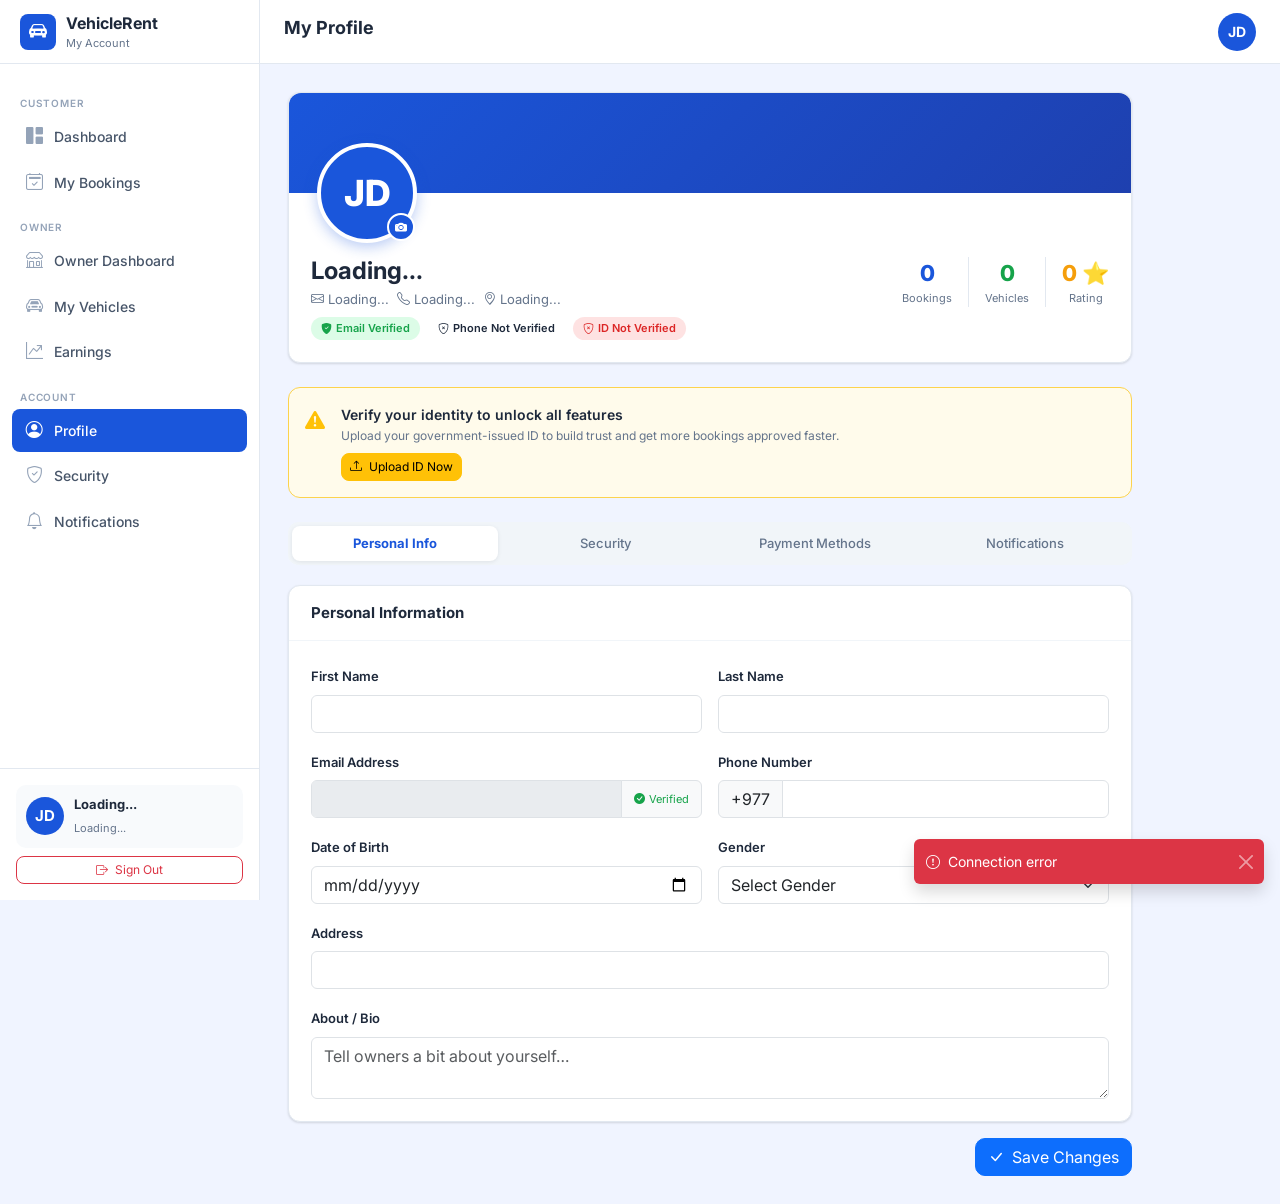
<file: profile.html>
<!DOCTYPE html>
<html lang="en">
 
<head>
    <meta charset="UTF-8" />
    <meta name="viewport" content="width=device-width, initial-scale=1.0" />
    <title>Profile — VehicleRent</title>
    <link href="https://cdn.jsdelivr.net/npm/bootstrap@5.3.8/dist/css/bootstrap.min.css" rel="stylesheet"
        integrity="sha384-sRIl4kxILFvY47J16cr9ZwB07vP4J8+LH7qKQnuqkuIAvNWLzeN8tE5YBujZqJLB" crossorigin="anonymous" />
    <link rel="stylesheet" href="https://cdn.jsdelivr.net/npm/bootstrap-icons@1.11.3/font/bootstrap-icons.css" />
    <link href="https://fonts.googleapis.com/css2?family=Inter:wght@400;500;600;700;800&display=swap"
        rel="stylesheet" />
    <link rel="stylesheet" href="dashboard.css" />
    <style>
        .avatar-upload {
            position: relative;
            display: inline-block;
            cursor: pointer;
        }
 
        .avatar-upload .avatar-big {
            width: 100px;
            height: 100px;
            border-radius: 50%;
            background: #1a56db;
            color: #fff;
            font-size: 36px;
            font-weight: 800;
            display: flex;
            align-items: center;
            justify-content: center;
            border: 4px solid #fff;
            box-shadow: 0 4px 14px rgba(26, 86, 219, .3);
        }
 
        .avatar-upload .avatar-edit-btn {
            position: absolute;
            bottom: 2px;
            right: 2px;
            width: 28px;
            height: 28px;
            border-radius: 50%;
            background: #1a56db;
            color: #fff;
            display: flex;
            align-items: center;
            justify-content: center;
            font-size: 12px;
            border: 2px solid #fff;
        }
 
        .verify-badge {
            display: inline-flex;
            align-items: center;
            gap: 4px;
            padding: 3px 10px;
            border-radius: 99px;
            font-size: 11px;
            font-weight: 600;
        }
 
        .verify-badge.verified {
            background: #dcfce7;
            color: #16a34a;
        }
 
        .verify-badge.unverified {
            background: #fee2e2;
            color: #dc2626;
        }
 
        .tab-pill {
            display: flex;
            gap: 4px;
            background: #f1f5f9;
            border-radius: 10px;
            padding: 4px;
            margin-bottom: 20px;
        }
 
        .tab-pill button {
            flex: 1;
            padding: 8px;
            border-radius: 8px;
            border: none;
            background: transparent;
            font-size: 13px;
            font-weight: 500;
            color: #64748b;
            cursor: pointer;
            transition: all .2s;
        }
 
        .tab-pill button.active {
            background: #fff;
            color: #1a56db;
            font-weight: 700;
            box-shadow: 0 1px 4px rgba(0, 0, 0, .08);
        }
 
        .tab-panel {
            display: none;
        }
 
        .tab-panel.active {
            display: block;
        }
 
        .loader {
            display: none;
            position: fixed;
            top: 50%;
            left: 50%;
            transform: translate(-50%, -50%);
            z-index: 9999;
        }
 
        .loader.show {
            display: block;
        }
    </style>
</head>
 
<body>
 
    <aside class="sidebar" id="sidebar">
        <a href="index.html" class="sidebar-brand">
            <div class="brand-icon"><i class="bi bi-car-front-fill"></i></div>
            <div><span>VehicleRent</span><small>My Account</small></div>
        </a>
        <nav class="sidebar-nav">
            <div class="nav-label">Customer</div>
            <a href="customer-dashboard.html" class="nav-link"><i class="bi bi-grid-1x2-fill"></i> Dashboard</a>
            <a href="my-bookings.html" class="nav-link"><i class="bi bi-calendar2-check"></i> My Bookings</a>
            <div class="nav-label">Owner</div>
            <a href="owner-dashboard.html" class="nav-link"><i class="bi bi-shop"></i> Owner Dashboard</a>
            <a href="my-vehicles.html" class="nav-link"><i class="bi bi-car-front"></i> My Vehicles</a>
            <a href="earnings.html" class="nav-link"><i class="bi bi-graph-up-arrow"></i> Earnings</a>
            <div class="nav-label">Account</div>
            <a href="profile.html" class="nav-link active"><i class="bi bi-person-circle"></i> Profile</a>
            <a href="#" class="nav-link"><i class="bi bi-shield-check"></i> Security</a>
            <a href="#" class="nav-link"><i class="bi bi-bell"></i> Notifications</a>
        </nav>
        <div class="sidebar-footer">
            <a href="profile.html" class="user-card">
                <div class="user-avatar" id="sidebarAvatar">JD</div>
                <div class="user-info"><strong id="sidebarName">Loading...</strong><small id="sidebarEmail">Loading...</small></div>
            </a>
            <a href="logout.php" class="btn btn-outline-danger btn-sm w-100 mt-2"
                style="border-radius:8px;font-size:12px">
                <i class="bi bi-box-arrow-right me-1"></i> Sign Out
            </a>
        </div>
    </aside>
    <div class="sidebar-overlay" id="overlay" onclick="closeSidebar()"></div>
 
    <header class="topbar">
        <button class="sidebar-toggle" onclick="toggleSidebar()"><i class="bi bi-list"></i></button>
        <h1 class="page-title">My Profile</h1>
        <div class="user-avatar" id="topbarAvatar" style="width:38px;height:38px;font-size:14px;cursor:pointer">JD</div>
    </header>
 
    <main class="main-content">
        <div class="content-body" style="max-width:900px">
 
            <!-- Profile Header Card -->
            <div class="panel mb-4" style="overflow:visible">
                <div
                    style="background:linear-gradient(135deg,#1a56db,#1e40af);height:100px;border-radius:12px 12px 0 0;position:relative">
                    <div style="position:absolute;bottom:-50px;left:28px">
                        <div class="avatar-upload" onclick="document.getElementById('avatarInput').click()">
                            <div class="avatar-big" id="profileAvatar">JD</div>
                            <div class="avatar-edit-btn"><i class="bi bi-camera-fill"></i></div>
                        </div>
                        <input type="file" id="avatarInput" accept="image/*" style="display:none">
                    </div>
                </div>
                <div class="panel-body" style="padding-top:64px">
                    <div class="d-flex flex-wrap align-items-start justify-content-between gap-3">
                        <div>
                            <h4 class="fw-bold mb-1" id="profileName">Loading...</h4>
                            <div class="d-flex flex-wrap gap-2 align-items-center">
                                <span style="font-size:13px;color:#64748b"><i
                                        class="bi bi-envelope me-1"></i><span id="profileEmail">Loading...</span></span>
                                <span style="font-size:13px;color:#64748b"><i class="bi bi-telephone me-1"></i><span id="profilePhone">Loading...</span></span>
                                <span style="font-size:13px;color:#64748b"><i class="bi bi-geo-alt me-1"></i><span id="profileLocation">Loading...</span></span>
                            </div>
                            <div class="d-flex gap-2 mt-2 flex-wrap">
                                <span class="verify-badge verified"><i class="bi bi-shield-fill-check"></i> Email Verified</span>
                                <span class="verify-badge" id="phoneVerifyBadge"><i class="bi bi-shield-x"></i> Phone Not Verified</span>
                                <span class="verify-badge unverified"><i class="bi bi-shield-x"></i> ID Not Verified</span>
                            </div>
                        </div>
                        <div class="d-flex gap-3 text-center">
                            <div>
                                <div style="font-size:22px;font-weight:800;color:#1a56db" id="bookingsCount">0</div>
                                <div style="font-size:11px;color:#64748b">Bookings</div>
                            </div>
                            <div style="width:1px;background:#e2e8f0"></div>
                            <div>
                                <div style="font-size:22px;font-weight:800;color:#16a34a" id="vehiclesCount">0</div>
                                <div style="font-size:11px;color:#64748b">Vehicles</div>
                            </div>
                            <div style="width:1px;background:#e2e8f0"></div>
                            <div>
                                <div style="font-size:22px;font-weight:800;color:#f59e0b" id="ratingCount">0 ⭐</div>
                                <div style="font-size:11px;color:#64748b">Rating</div>
                            </div>
                        </div>
                    </div>
                </div>
            </div>
 
            <!-- ID Verification Alert -->
            <div class="alert d-flex align-items-start gap-3 mb-4"
                style="background:#fffbeb;border:1px solid #fcd34d;border-radius:12px;padding:16px">
                <i class="bi bi-exclamation-triangle-fill text-warning"
                    style="font-size:20px;flex-shrink:0;margin-top:2px"></i>
                <div>
                    <div style="font-weight:600;font-size:14px">Verify your identity to unlock all features</div>
                    <div style="font-size:12px;color:#64748b;margin-top:2px">Upload your government-issued ID to build
                        trust and get more bookings approved faster.</div>
                    <button class="btn btn-warning btn-sm mt-2" style="border-radius:8px;font-size:12px"
                        onclick="openVerifyModal()">
                        <i class="bi bi-upload me-1"></i> Upload ID Now
                    </button>
                </div>
            </div>
 
            <!-- Tabs -->
            <div class="tab-pill">
                <button class="active" onclick="switchTab('personal',this)">Personal Info</button>
                <button onclick="switchTab('security',this)">Security</button>
                <button onclick="switchTab('payment',this)">Payment Methods</button>
                <button onclick="switchTab('notifications',this)">Notifications</button>
            </div>
 
            <!-- Tab: Personal Info -->
            <div class="tab-panel active" id="tab-personal">
                <form onsubmit="saveProfile(event)">
                    <div class="panel mb-3">
                        <div class="panel-header">
                            <h2 class="panel-title">Personal Information</h2>
                        </div>
                        <div class="panel-body">
                            <div class="row g-3">
                                <div class="col-md-6">
                                    <label class="form-label fw-semibold" style="font-size:13px">First Name</label>
                                    <input type="text" class="form-control" id="firstName" />
                                </div>
                                <div class="col-md-6">
                                    <label class="form-label fw-semibold" style="font-size:13px">Last Name</label>
                                    <input type="text" class="form-control" id="lastName" />
                                </div>
                                <div class="col-md-6">
                                    <label class="form-label fw-semibold" style="font-size:13px">Email Address</label>
                                    <div class="input-group">
                                        <input type="email" class="form-control" id="email" disabled />
                                        <span class="input-group-text" style="font-size:11px;color:#16a34a"><i
                                                class="bi bi-check-circle-fill me-1"></i>Verified</span>
                                    </div>
                                </div>
                                <div class="col-md-6">
                                    <label class="form-label fw-semibold" style="font-size:13px">Phone Number</label>
                                    <div class="input-group">
                                        <span class="input-group-text">+977</span>
                                        <input type="tel" class="form-control" id="phone" />
                                    </div>
                                </div>
                                <div class="col-md-6">
                                    <label class="form-label fw-semibold" style="font-size:13px">Date of Birth</label>
                                    <input type="date" class="form-control" id="dob" />
                                </div>
                                <div class="col-md-6">
                                    <label class="form-label fw-semibold" style="font-size:13px">Gender</label>
                                    <select class="form-select" id="gender">
                                        <option value="">Select Gender</option>
                                        <option value="male">Male</option>
                                        <option value="female">Female</option>
                                        <option value="other">Prefer not to say</option>
                                    </select>
                                </div>
                                <div class="col-12">
                                    <label class="form-label fw-semibold" style="font-size:13px">Address</label>
                                    <input type="text" class="form-control" id="address" />
                                </div>
                                <div class="col-12">
                                    <label class="form-label fw-semibold" style="font-size:13px">About / Bio</label>
                                    <textarea class="form-control" id="bio" rows="2"
                                        placeholder="Tell owners a bit about yourself…"></textarea>
                                </div>
                            </div>
                        </div>
                    </div>
                    <div class="d-flex justify-content-end">
                        <button type="submit" class="btn btn-primary" style="border-radius:10px;min-width:140px">
                            <i class="bi bi-check-lg me-1"></i> Save Changes
                        </button>
                    </div>
                </form>
            </div>
 
            <!-- Tab: Security -->
            <div class="tab-panel" id="tab-security">
                <div class="panel mb-3">
                    <div class="panel-header">
                        <h2 class="panel-title">Change Password</h2>
                    </div>
                    <div class="panel-body">
                        <div class="row g-3" style="max-width:500px">
                            <div class="col-12">
                                <label class="form-label fw-semibold" style="font-size:13px">Current Password</label>
                                <div class="input-group">
                                    <input type="password" class="form-control" placeholder="Enter current password"
                                        id="curPwd" />
                                    <button type="button" class="btn btn-outline-secondary"
                                        onclick="togglePwd('curPwd',this)"><i class="bi bi-eye"></i></button>
                                </div>
                            </div>
                            <div class="col-12">
                                <label class="form-label fw-semibold" style="font-size:13px">New Password</label>
                                <div class="input-group">
                                    <input type="password" class="form-control" placeholder="At least 8 characters"
                                        id="newPwd" oninput="checkStrength(this.value)" />
                                    <button type="button" class="btn btn-outline-secondary"
                                        onclick="togglePwd('newPwd',this)"><i class="bi bi-eye"></i></button>
                                </div>
                                <div class="mt-2" id="strengthBar"
                                    style="height:4px;border-radius:4px;background:#e2e8f0;overflow:hidden">
                                    <div id="strengthFill"
                                        style="height:100%;border-radius:4px;width:0%;transition:all .3s"></div>
                                </div>
                                <div id="strengthText" style="font-size:11px;color:#94a3b8;margin-top:4px"></div>
                            </div>
                            <div class="col-12">
                                <label class="form-label fw-semibold" style="font-size:13px">Confirm New
                                    Password</label>
                                <input type="password" class="form-control" id="confirmPwd" placeholder="Repeat new password" />
                            </div>
                            <div class="col-12">
                                <button class="btn btn-primary" style="border-radius:10px"
                                    onclick="changePassword(event)">Update Password</button>
                            </div>
                        </div>
                    </div>
                </div>
                <div class="panel">
                    <div class="panel-header">
                        <h2 class="panel-title">Active Sessions</h2>
                    </div>
                    <div class="panel-body" style="padding-top:8px;padding-bottom:8px">
                        <div class="payout-row"
                            style="display:flex;align-items:center;justify-content:space-between;padding:14px 0;border-bottom:1px solid #f1f5f9">
                            <div class="d-flex align-items-center gap-3">
                                <div
                                    style="width:40px;height:40px;background:#dbeafe;border-radius:10px;display:grid;place-items:center">
                                    <i class="bi bi-laptop text-primary" style="font-size:18px"></i>
                                </div>
                                <div>
                                    <div style="font-size:13px;font-weight:600">Chrome · Windows 11 <span
                                            class="badge bg-success ms-1" style="font-size:9px">Current</span></div>
                                    <div style="font-size:11px;color:#64748b">Kathmandu, Nepal · Just now</div>
                                </div>
                            </div>
                        </div>
                    </div>
                </div>
            </div>
 
            <!-- Tab: Payment -->
            <div class="tab-panel" id="tab-payment">
                <div class="panel mb-3">
                    <div class="panel-header">
                        <h2 class="panel-title">Payment Methods</h2>
                        <button class="btn btn-primary btn-sm" style="border-radius:8px;font-size:12px"
                            onclick="openAddPayment()"><i class="bi bi-plus-lg me-1"></i> Add Method</button>
                    </div>
                    <div class="panel-body" style="padding-top:8px;padding-bottom:8px">
                        <!-- Saved Card -->
                        <div
                            style="display:flex;align-items:center;justify-content:space-between;padding:14px 0;border-bottom:1px solid #f1f5f9">
                            <div class="d-flex align-items-center gap-3">
                                <div
                                    style="width:44px;height:30px;background:#1a56db;border-radius:6px;display:flex;align-items:center;justify-content:center;color:#fff;font-size:10px;font-weight:700">
                                    VISA</div>
                                <div>
                                    <div style="font-size:13px;font-weight:600">Visa •••• 4521</div>
                                    <div style="font-size:11px;color:#64748b">Expires 08/2027 · <span
                                            style="color:#16a34a">Default</span></div>
                                </div>
                            </div>
                            <div class="d-flex gap-2">
                                <button class="btn btn-outline-secondary btn-sm"
                                    style="border-radius:6px;font-size:11px"><i class="bi bi-pencil"></i></button>
                                <button class="btn btn-outline-danger btn-sm"
                                    style="border-radius:6px;font-size:11px"><i class="bi bi-trash"></i></button>
                            </div>
                        </div>
                    </div>
                </div>
            </div>
 
            <!-- Tab: Notifications -->
            <div class="tab-panel" id="tab-notifications">
                <div class="panel">
                    <div class="panel-header">
                        <h2 class="panel-title">Notification Preferences</h2>
                    </div>
                    <div class="panel-body">
                        <div style="margin-bottom:20px">
                            <div
                                style="font-size:12px;font-weight:600;color:#94a3b8;text-transform:uppercase;letter-spacing:.06em;margin-bottom:12px">
                                Booking Alerts</div>
                            <div class="d-flex justify-content-between align-items-center py-2 border-bottom">
                                <div>
                                    <div style="font-size:13px;font-weight:600">Booking Confirmed</div>
                                    <div style="font-size:11px;color:#64748b">When your booking is approved</div>
                                </div>
                                <div class="form-check form-switch mb-0"><input class="form-check-input" type="checkbox"
                                        id="notifBookingConfirmed" checked style="width:44px;height:22px;cursor:pointer"></div>
                            </div>
                            <div class="d-flex justify-content-between align-items-center py-2 border-bottom">
                                <div>
                                    <div style="font-size:13px;font-weight:600">Trip Reminder</div>
                                    <div style="font-size:11px;color:#64748b">24 hours before pickup</div>
                                </div>
                                <div class="form-check form-switch mb-0"><input class="form-check-input" type="checkbox"
                                        id="notifTripReminder" checked style="width:44px;height:22px;cursor:pointer"></div>
                            </div>
                        </div>
                        <div style="margin-bottom:20px">
                            <div
                                style="font-size:12px;font-weight:600;color:#94a3b8;text-transform:uppercase;letter-spacing:.06em;margin-bottom:12px">
                                Channels</div>
                            <div class="d-flex justify-content-between align-items-center py-2 border-bottom">
                                <div>
                                    <div style="font-size:13px;font-weight:600">Email Notifications</div>
                                </div>
                                <div class="form-check form-switch mb-0"><input class="form-check-input" type="checkbox"
                                        id="notifEmail" checked style="width:44px;height:22px;cursor:pointer"></div>
                            </div>
                            <div class="d-flex justify-content-between align-items-center py-2">
                                <div>
                                    <div style="font-size:13px;font-weight:600">SMS Notifications</div>
                                </div>
                                <div class="form-check form-switch mb-0"><input class="form-check-input" type="checkbox"
                                        id="notifSMS" style="width:44px;height:22px;cursor:pointer"></div>
                            </div>
                        </div>
                        <div class="d-flex justify-content-end mt-3">
                            <button class="btn btn-primary" style="border-radius:10px"
                                onclick="saveNotifications(event)"><i class="bi bi-check-lg me-1"></i> Save
                                Preferences</button>
                        </div>
                    </div>
                </div>
            </div>
 
        </div>
    </main>
 
    <!-- Verify ID Modal -->
    <div class="modal fade" id="verifyModal" tabindex="-1">
        <div class="modal-dialog modal-dialog-centered">
            <div class="modal-content border-0" style="border-radius:16px">
                <div class="modal-header border-0 pb-0">
                    <h5 class="modal-title fw-bold">Verify Your Identity</h5>
                    <button type="button" class="btn-close" data-bs-dismiss="modal"></button>
                </div>
                <div class="modal-body px-4 pb-4">
                    <p style="font-size:13px;color:#64748b;margin-bottom:16px">Upload a clear photo of your
                        government-issued ID. Accepted: Citizenship, Passport, Driving License.</p>
                    <div class="row g-3">
                        <div class="col-6">
                            <div style="border:2px dashed #cbd5e1;border-radius:10px;padding:20px;text-align:center;cursor:pointer"
                                onclick="document.getElementById('idFront').click()">
                                <i class="bi bi-card-text"
                                    style="font-size:24px;color:#94a3b8;display:block;margin-bottom:6px"></i>
                                <div style="font-size:12px;font-weight:600">Front Side</div>
                            </div>
                            <input type="file" id="idFront" accept="image/*" style="display:none">
                        </div>
                        <div class="col-6">
                            <div style="border:2px dashed #cbd5e1;border-radius:10px;padding:20px;text-align:center;cursor:pointer"
                                onclick="document.getElementById('idBack').click()">
                                <i class="bi bi-card-text"
                                    style="font-size:24px;color:#94a3b8;display:block;margin-bottom:6px"></i>
                                <div style="font-size:12px;font-weight:600">Back Side</div>
                            </div>
                            <input type="file" id="idBack" accept="image/*" style="display:none">
                        </div>
                    </div>
                    <div class="mt-3 p-3 rounded-3" style="background:#f0f9ff;font-size:11px;color:#1a56db">
                        <i class="bi bi-shield-lock me-1"></i> Your documents are encrypted and used only for identity
                        verification.
                    </div>
                </div>
                <div class="modal-footer border-0 pt-0">
                    <button class="btn btn-outline-secondary btn-sm" data-bs-dismiss="modal"
                        style="border-radius:8px">Cancel</button>
                    <button class="btn btn-primary btn-sm" style="border-radius:8px"><i class="bi bi-upload me-1"></i>
                        Submit for Review</button>
                </div>
            </div>
        </div>
    </div>
 
    <!-- Save Toast -->
    <div class="toast-container position-fixed bottom-0 end-0 p-3">
        <div id="saveToast" class="toast align-items-center text-bg-success border-0" role="alert">
            <div class="d-flex">
                <div class="toast-body"><i class="bi bi-check-circle me-2"></i>Changes saved successfully!</div>
                <button type="button" class="btn-close btn-close-white me-2 m-auto" data-bs-dismiss="toast"></button>
            </div>
        </div>
    </div>
 
    <div class="toast-container position-fixed bottom-0 end-0 p-3">
        <div id="errorToast" class="toast align-items-center text-bg-danger border-0" role="alert">
            <div class="d-flex">
                <div class="toast-body"><i class="bi bi-exclamation-circle me-2"></i><span id="errorMsg">Error occurred!</span></div>
                <button type="button" class="btn-close btn-close-white me-2 m-auto" data-bs-dismiss="toast"></button>
            </div>
        </div>
    </div>
 
    <script src="https://cdn.jsdelivr.net/npm/bootstrap@5.3.8/dist/js/bootstrap.bundle.min.js"
        integrity="sha384-FKyoEForCGlyvwx9Hj09JcYn3nv7wiPVlz7YYwJrWVcXK/BmnVDxM+D2scQbITxI"
        crossorigin="anonymous"></script>
    <script>
        let currentUser = {};
 
        // Load profile on page load
        document.addEventListener('DOMContentLoaded', function() {
            loadProfile();
        });
 
        function loadProfile() {
            fetch('profile.php?action=get')
                .then(response => response.json())
                .then(data => {
                    if (data.success) {
                        currentUser = data.user;
                        populateProfile();
                    } else {
                        showError(data.message || 'Failed to load profile');
                        setTimeout(() => window.location.href = 'login.html', 2000);
                    }
                })
                .catch(error => {
                    console.error('Error:', error);
                    showError('Connection error');
                });
        }
 
        function populateProfile() {
            const fullName = currentUser.name || '';
            const names = fullName.split(' ');
            const firstName = names[0] || '';
            const lastName = names.slice(1).join(' ') || '';
            const initials = (firstName.charAt(0) + lastName.charAt(0)).toUpperCase() || 'JD';
 
            // Update all avatars
            document.getElementById('profileAvatar').textContent = initials;
            document.getElementById('sidebarAvatar').textContent = initials;
            document.getElementById('topbarAvatar').textContent = initials;
 
            // Update header info
            document.getElementById('profileName').textContent = currentUser.name || '';
            document.getElementById('sidebarName').textContent = currentUser.name || 'User';
            document.getElementById('sidebarEmail').textContent = currentUser.email || '';
            
            document.getElementById('profileEmail').textContent = currentUser.email || '';
            document.getElementById('profilePhone').textContent = currentUser.phone || '+977 9812345678';
            document.getElementById('profileLocation').textContent = currentUser.address || 'Kathmandu, Nepal';
 
            // Stats
            document.getElementById('bookingsCount').textContent = currentUser.bookings_count || 0;
            document.getElementById('vehiclesCount').textContent = currentUser.vehicles_count || 0;
            document.getElementById('ratingCount').textContent = (currentUser.rating || 0) + ' ⭐';
 
            // Phone verification badge
            if (currentUser.phone_verified) {
                document.getElementById('phoneVerifyBadge').className = 'verify-badge verified';
                document.getElementById('phoneVerifyBadge').innerHTML = '<i class="bi bi-shield-fill-check"></i> Phone Verified';
            }
 
            // Form fields
            document.getElementById('firstName').value = firstName;
            document.getElementById('lastName').value = lastName;
            document.getElementById('email').value = currentUser.email || '';
            document.getElementById('phone').value = (currentUser.phone || '+977 9812345678').replace('+977 ', '').replace('+977', '');
            document.getElementById('dob').value = currentUser.date_of_birth || '';
            document.getElementById('gender').value = currentUser.gender || '';
            document.getElementById('address').value = currentUser.address || '';
            document.getElementById('bio').value = currentUser.bio || '';
        }
 
        function toggleSidebar() {
            document.getElementById('sidebar').classList.toggle('open');
            document.getElementById('overlay').classList.toggle('show');
        }
 
        function closeSidebar() {
            document.getElementById('sidebar').classList.remove('open');
            document.getElementById('overlay').classList.remove('show');
        }
 
        function switchTab(name, btn) {
            document.querySelectorAll('.tab-panel').forEach(p => p.classList.remove('active'));
            document.querySelectorAll('.tab-pill button').forEach(b => b.classList.remove('active'));
            document.getElementById('tab-' + name).classList.add('active');
            btn.classList.add('active');
        }
 
        function showToast() {
            new bootstrap.Toast(document.getElementById('saveToast'), { delay: 2500 }).show();
        }
 
        function showError(message) {
            document.getElementById('errorMsg').textContent = message;
            new bootstrap.Toast(document.getElementById('errorToast'), { delay: 3000 }).show();
        }
 
        function saveProfile(e) {
            e.preventDefault();
 
            const formData = new FormData();
            formData.append('action', 'update_personal');
            formData.append('first_name', document.getElementById('firstName').value);
            formData.append('last_name', document.getElementById('lastName').value);
            formData.append('phone', document.getElementById('phone').value);
            formData.append('date_of_birth', document.getElementById('dob').value);
            formData.append('gender', document.getElementById('gender').value);
            formData.append('address', document.getElementById('address').value);
            formData.append('bio', document.getElementById('bio').value);
 
            fetch('profile.php', {
                method: 'POST',
                body: formData
            })
            .then(response => response.json())
            .then(data => {
                if (data.success) {
                    showToast();
                    loadProfile();
                } else {
                    showError(data.message || 'Failed to save changes');
                }
            })
            .catch(error => {
                console.error('Error:', error);
                showError('Connection error');
            });
        }
 
        function saveNotifications(e) {
            e.preventDefault();
 
            const formData = new FormData();
            formData.append('action', 'update_notifications');
            formData.append('notif_booking_confirmed', document.getElementById('notifBookingConfirmed').checked ? 1 : 0);
            formData.append('notif_trip_reminder', document.getElementById('notifTripReminder').checked ? 1 : 0);
            formData.append('notif_email', document.getElementById('notifEmail').checked ? 1 : 0);
            formData.append('notif_sms', document.getElementById('notifSMS').checked ? 1 : 0);
 
            fetch('profile.php', {
                method: 'POST',
                body: formData
            })
            .then(response => response.json())
            .then(data => {
                if (data.success) {
                    showToast();
                } else {
                    showError(data.message || 'Failed to save preferences');
                }
            })
            .catch(error => {
                console.error('Error:', error);
                showError('Connection error');
            });
        }
 
        function changePassword(e) {
            e.preventDefault();
 
            const currentPwd = document.getElementById('curPwd').value;
            const newPwd = document.getElementById('newPwd').value;
            const confirmPwd = document.getElementById('confirmPwd').value;
 
            if (!currentPwd || !newPwd || !confirmPwd) {
                showError('Please fill all password fields');
                return;
            }
 
            if (newPwd !== confirmPwd) {
                showError('New passwords do not match');
                return;
            }
 
            if (newPwd.length < 8) {
                showError('Password must be at least 8 characters');
                return;
            }
 
            const formData = new FormData();
            formData.append('action', 'change_password');
            formData.append('current_password', currentPwd);
            formData.append('new_password', newPwd);
 
            fetch('profile.php', {
                method: 'POST',
                body: formData
            })
            .then(response => response.json())
            .then(data => {
                if (data.success) {
                    showToast();
                    document.getElementById('curPwd').value = '';
                    document.getElementById('newPwd').value = '';
                    document.getElementById('confirmPwd').value = '';
                    document.getElementById('strengthFill').style.width = '0%';
                    document.getElementById('strengthText').textContent = '';
                } else {
                    showError(data.message || 'Failed to change password');
                }
            })
            .catch(error => {
                console.error('Error:', error);
                showError('Connection error');
            });
        }
 
        function togglePwd(id, btn) {
            var inp = document.getElementById(id);
            if (inp.type === 'password') {
                inp.type = 'text';
                btn.innerHTML = '<i class="bi bi-eye-slash"></i>';
            } else {
                inp.type = 'password';
                btn.innerHTML = '<i class="bi bi-eye"></i>';
            }
        }
 
        function checkStrength(val) {
            var fill = document.getElementById('strengthFill');
            var text = document.getElementById('strengthText');
            if (!val) { fill.style.width = '0%'; text.textContent = ''; return; }
            var score = 0;
            if (val.length >= 8) score++;
            if (/[A-Z]/.test(val)) score++;
            if (/[0-9]/.test(val)) score++;
            if (/[^A-Za-z0-9]/.test(val)) score++;
            var colors = ['#dc2626', '#f97316', '#eab308', '#16a34a'];
            var labels = ['Weak', 'Fair', 'Good', 'Strong'];
            fill.style.width = (score * 25) + '%';
            fill.style.background = colors[score - 1] || '#e2e8f0';
            text.textContent = labels[score - 1] || '';
            text.style.color = colors[score - 1] || '#94a3b8';
        }
 
        function openVerifyModal() {
            new bootstrap.Modal(document.getElementById('verifyModal')).show();
        }
 
        function openAddPayment() {
            alert('Add payment method — integration coming soon');
        }
    </script>
</body>
 
</html>
</file>
<file: style.css>
.nav-hover {
    position: relative;
    transition: 0.3s ease;
}

/* Blue text on hover */
.nav-hover:hover {
    color: #0d6efd !important;
}

/* Blue underline */
.nav-hover::after {
    content: "";
    position: absolute;
    left: 0;
    bottom: 0;
    width: 0%;
    height: 2px;
    background-color: #0d6efd;
    transition: 0.3s ease;
}

/* Expand underline on hover */
.nav-hover:hover::after {
    width: 100%;
}

.vehicle-img {
    height: 200px;
    object-fit: cover;
}
</file>
<file: frontend/style.css>
.nav-hover {
    position: relative;
    transition: 0.3s ease;
}

/* Blue text on hover */
.nav-hover:hover {
    color: #0d6efd !important;
}

/* Blue underline */
.nav-hover::after {
    content: "";
    position: absolute;
    left: 0;
    bottom: 0;
    width: 0%;
    height: 2px;
    background-color: #0d6efd;
    transition: 0.3s ease;
}

/* Expand underline on hover */
.nav-hover:hover::after {
    width: 100%;
}

.vehicle-img {
    height: 200px;
    object-fit: cover;
}
</file>
<file: dashboard.css>
:root {
  --blue-primary: #1a56db;
  --blue-dark:    #1e40af;
  --blue-light:   #dbeafe;
  --sidebar-w:    260px;
  --topbar-h:     64px;
  --radius:       12px;
  --shadow-sm:    0 1px 3px rgba(0,0,0,.08), 0 1px 2px rgba(0,0,0,.06);
  --shadow-md:    0 4px 16px rgba(0,0,0,.10);
  --transition:   .2s ease;
}

/* ── Reset / Base ───────────────────────── */
*, *::before, *::after { box-sizing: border-box; }

body {
  font-family: 'Inter', system-ui, -apple-system, sans-serif;
  background: #f0f4ff;
  color: #1e293b;
  margin: 0;
}

/* ── Sidebar ────────────────────────────── */
.sidebar {
  position: fixed;
  top: 0; left: 0;
  width: var(--sidebar-w);
  height: 100vh;
  background: #fff;
  border-right: 1px solid #e2e8f0;
  display: flex;
  flex-direction: column;
  z-index: 200;
  transition: transform var(--transition);
}

.sidebar-brand {
  height: var(--topbar-h);
  display: flex;
  align-items: center;
  gap: 10px;
  padding: 0 20px;
  border-bottom: 1px solid #e2e8f0;
  text-decoration: none;
}

.sidebar-brand .brand-icon {
  width: 36px; height: 36px;
  background: var(--blue-primary);
  border-radius: 8px;
  display: grid;
  place-items: center;
  color: #fff;
  font-size: 18px;
  flex-shrink: 0;
}

.sidebar-brand span {
  font-size: 16px;
  font-weight: 700;
  color: #1e293b;
  line-height: 1.1;
}

.sidebar-brand small {
  display: block;
  font-size: 11px;
  font-weight: 400;
  color: #64748b;
}

.sidebar-nav {
  flex: 1;
  overflow-y: auto;
  padding: 16px 12px;
}

.nav-label {
  font-size: 10px;
  font-weight: 600;
  letter-spacing: .08em;
  color: #94a3b8;
  text-transform: uppercase;
  padding: 8px 8px 4px;
  margin-top: 8px;
}

.sidebar-nav .nav-link {
  display: flex;
  align-items: center;
  gap: 10px;
  padding: 9px 12px;
  border-radius: 8px;
  color: #475569;
  font-size: 14px;
  font-weight: 500;
  transition: all var(--transition);
  text-decoration: none;
  margin-bottom: 2px;
}

.sidebar-nav .nav-link i {
  font-size: 17px;
  width: 20px;
  text-align: center;
  flex-shrink: 0;
  color: #94a3b8;
  transition: color var(--transition);
}

.sidebar-nav .nav-link:hover {
  background: var(--blue-light);
  color: var(--blue-primary);
}
.sidebar-nav .nav-link:hover i { color: var(--blue-primary); }

.sidebar-nav .nav-link.active {
  background: var(--blue-primary);
  color: #fff;
}
.sidebar-nav .nav-link.active i { color: #fff; }

.sidebar-footer {
  padding: 16px;
  border-top: 1px solid #e2e8f0;
}

.user-card {
  display: flex;
  align-items: center;
  gap: 10px;
  padding: 10px;
  border-radius: 10px;
  background: #f8fafc;
  text-decoration: none;
  transition: background var(--transition);
}
.user-card:hover { background: var(--blue-light); }

.user-avatar {
  width: 38px; height: 38px;
  border-radius: 50%;
  background: var(--blue-primary);
  color: #fff;
  font-weight: 700;
  font-size: 15px;
  display: grid;
  place-items: center;
  flex-shrink: 0;
}

.user-info { flex: 1; min-width: 0; }
.user-info strong {
  display: block;
  font-size: 13px;
  color: #1e293b;
  white-space: nowrap;
  overflow: hidden;
  text-overflow: ellipsis;
}
.user-info small { font-size: 11px; color: #64748b; }

/* ── Topbar ─────────────────────────────── */
.topbar {
  position: fixed;
  top: 0;
  left: var(--sidebar-w);
  right: 0;
  height: var(--topbar-h);
  background: #fff;
  border-bottom: 1px solid #e2e8f0;
  display: flex;
  align-items: center;
  padding: 0 24px;
  gap: 16px;
  z-index: 100;
}

.topbar .page-title {
  flex: 1;
  font-size: 18px;
  font-weight: 700;
  color: #1e293b;
}

.topbar .search-wrap {
  position: relative;
  max-width: 300px;
  width: 100%;
}

.topbar .search-wrap input {
  padding-left: 38px;
  border-radius: 8px;
  border: 1px solid #e2e8f0;
  background: #f8fafc;
  font-size: 13px;
  height: 38px;
}
.topbar .search-wrap input:focus {
  border-color: var(--blue-primary);
  background: #fff;
  box-shadow: 0 0 0 3px rgba(26,86,219,.12);
  outline: none;
}
.topbar .search-wrap i {
  position: absolute;
  left: 11px;
  top: 50%;
  transform: translateY(-50%);
  color: #94a3b8;
  font-size: 15px;
}

.topbar-action {
  width: 38px; height: 38px;
  border-radius: 8px;
  border: 1px solid #e2e8f0;
  background: #f8fafc;
  display: grid;
  place-items: center;
  color: #475569;
  cursor: pointer;
  position: relative;
  transition: background var(--transition);
}
.topbar-action:hover { background: var(--blue-light); color: var(--blue-primary); }

.badge-dot {
  position: absolute;
  top: 6px; right: 6px;
  width: 8px; height: 8px;
  border-radius: 50%;
  background: #ef4444;
  border: 2px solid #fff;
}

/* ── Main Content ───────────────────────── */
.main-content {
  margin-left: var(--sidebar-w);
  padding-top: var(--topbar-h);
  min-height: 100vh;
}

.content-body {
  padding: 28px 28px;
  max-width: 1280px;
}

/* ── Stat Cards ─────────────────────────── */
.stat-card {
  background: #fff;
  border-radius: var(--radius);
  padding: 20px 22px;
  box-shadow: var(--shadow-sm);
  border: 1px solid #e2e8f0;
  display: flex;
  align-items: center;
  gap: 16px;
  transition: box-shadow var(--transition), transform var(--transition);
}
.stat-card:hover {
  box-shadow: var(--shadow-md);
  transform: translateY(-2px);
}

.stat-icon {
  width: 52px; height: 52px;
  border-radius: 12px;
  display: grid;
  place-items: center;
  font-size: 22px;
  flex-shrink: 0;
}

.stat-icon.blue   { background: #dbeafe; color: #1a56db; }
.stat-icon.green  { background: #dcfce7; color: #16a34a; }
.stat-icon.orange { background: #ffedd5; color: #ea580c; }
.stat-icon.purple { background: #ede9fe; color: #7c3aed; }
.stat-icon.red    { background: #fee2e2; color: #dc2626; }

.stat-value {
  font-size: 26px;
  font-weight: 800;
  color: #1e293b;
  line-height: 1;
}

.stat-label {
  font-size: 12px;
  color: #64748b;
  margin-top: 3px;
}

.stat-change {
  font-size: 11px;
  font-weight: 600;
  margin-top: 6px;
  display: flex;
  align-items: center;
  gap: 3px;
}
.stat-change.up   { color: #16a34a; }
.stat-change.down { color: #dc2626; }

/* ── Cards / Panels ─────────────────────── */
.panel {
  background: #fff;
  border-radius: var(--radius);
  border: 1px solid #e2e8f0;
  box-shadow: var(--shadow-sm);
  overflow: hidden;
}

.panel-header {
  display: flex;
  align-items: center;
  justify-content: space-between;
  padding: 18px 22px;
  border-bottom: 1px solid #f1f5f9;
}

.panel-title {
  font-size: 15px;
  font-weight: 700;
  color: #1e293b;
  margin: 0;
}

.panel-body { padding: 22px; }

/* ── Booking List Item ───────────────────── */
.booking-item {
  display: flex;
  align-items: center;
  gap: 14px;
  padding: 14px 0;
  border-bottom: 1px solid #f1f5f9;
}
.booking-item:last-child { border-bottom: none; }

.booking-thumb {
  width: 56px; height: 42px;
  border-radius: 8px;
  object-fit: cover;
  background: #e2e8f0;
  flex-shrink: 0;
  overflow: hidden;
  display: flex;
  align-items: center;
  justify-content: center;
  font-size: 22px;
}

.booking-meta { flex: 1; min-width: 0; }
.booking-meta strong {
  display: block;
  font-size: 13px;
  font-weight: 600;
  color: #1e293b;
  white-space: nowrap;
  overflow: hidden;
  text-overflow: ellipsis;
}
.booking-meta span {
  font-size: 11px;
  color: #64748b;
  display: flex;
  align-items: center;
  gap: 4px;
  margin-top: 2px;
}

/* ── Status Badges ──────────────────────── */
.badge-status {
  display: inline-flex;
  align-items: center;
  gap: 4px;
  padding: 3px 10px;
  border-radius: 99px;
  font-size: 11px;
  font-weight: 600;
}
.badge-status::before {
  content: '';
  width: 6px; height: 6px;
  border-radius: 50%;
  background: currentColor;
}
.badge-status.confirmed  { background: #dcfce7; color: #16a34a; }
.badge-status.pending    { background: #fef9c3; color: #ca8a04; }
.badge-status.active     { background: #dbeafe; color: #1a56db; }
.badge-status.completed  { background: #f1f5f9; color: #64748b; }
.badge-status.cancelled  { background: #fee2e2; color: #dc2626; }

/* ── Vehicle Card ───────────────────────── */
.vehicle-card {
  background: #fff;
  border-radius: var(--radius);
  border: 1px solid #e2e8f0;
  box-shadow: var(--shadow-sm);
  overflow: hidden;
  transition: box-shadow var(--transition), transform var(--transition);
}
.vehicle-card:hover {
  box-shadow: var(--shadow-md);
  transform: translateY(-3px);
}

.vehicle-img {
  height: 150px;
  background: linear-gradient(135deg,#dbeafe,#bfdbfe);
  display: flex;
  align-items: center;
  justify-content: center;
  font-size: 52px;
  overflow: hidden;
  position: relative;
}

.vehicle-img .avail-badge {
  position: absolute;
  top: 10px; right: 10px;
}

.vehicle-body { padding: 14px; }
.vehicle-name {
  font-size: 14px;
  font-weight: 700;
  color: #1e293b;
  margin-bottom: 4px;
}
.vehicle-specs {
  display: flex;
  gap: 10px;
  flex-wrap: wrap;
  margin: 8px 0;
}
.vehicle-spec {
  font-size: 11px;
  color: #64748b;
  display: flex;
  align-items: center;
  gap: 3px;
}

.vehicle-footer {
  display: flex;
  align-items: center;
  justify-content: space-between;
  padding: 10px 14px;
  border-top: 1px solid #f1f5f9;
  background: #fafafa;
}

.vehicle-price {
  font-size: 16px;
  font-weight: 800;
  color: var(--blue-primary);
}
.vehicle-price span {
  font-size: 11px;
  font-weight: 400;
  color: #94a3b8;
}

/* ── Table ──────────────────────────────── */
.dash-table { width: 100%; border-collapse: collapse; }
.dash-table th {
  font-size: 11px;
  font-weight: 600;
  color: #94a3b8;
  text-transform: uppercase;
  letter-spacing: .06em;
  padding: 10px 16px;
  text-align: left;
  border-bottom: 1px solid #f1f5f9;
  background: #fafafa;
}
.dash-table td {
  padding: 13px 16px;
  font-size: 13px;
  color: #1e293b;
  border-bottom: 1px solid #f8fafc;
  vertical-align: middle;
}
.dash-table tr:last-child td { border-bottom: none; }
.dash-table tr:hover td { background: #f8fafc; }

/* ── Revenue Chart (CSS-only bar) ───────── */
.mini-chart {
  display: flex;
  align-items: flex-end;
  gap: 6px;
  height: 80px;
}
.bar-col { display: flex; flex-direction: column; align-items: center; gap: 4px; flex: 1; }
.bar {
  width: 100%;
  border-radius: 4px 4px 0 0;
  background: var(--blue-primary);
  opacity: .7;
  transition: opacity var(--transition);
}
.bar:hover { opacity: 1; }
.bar-label { font-size: 10px; color: #94a3b8; }

/* ── Progress Bar ───────────────────────── */
.prog-row {
  display: flex;
  align-items: center;
  gap: 10px;
  margin-bottom: 12px;
}
.prog-row:last-child { margin-bottom: 0; }
.prog-label { font-size: 12px; color: #475569; width: 80px; flex-shrink: 0; }
.prog-track { flex: 1; height: 6px; background: #f1f5f9; border-radius: 99px; overflow: hidden; }
.prog-fill { height: 100%; border-radius: 99px; background: var(--blue-primary); }
.prog-val { font-size: 11px; color: #64748b; width: 30px; text-align: right; flex-shrink: 0; }

/* ── Quick Action Buttons ───────────────── */
.quick-action {
  display: flex;
  flex-direction: column;
  align-items: center;
  gap: 8px;
  padding: 16px 10px;
  border-radius: 10px;
  border: 1px solid #e2e8f0;
  background: #fff;
  cursor: pointer;
  transition: all var(--transition);
  text-decoration: none;
  color: #475569;
  text-align: center;
}
.quick-action:hover {
  background: var(--blue-primary);
  border-color: var(--blue-primary);
  color: #fff;
  transform: translateY(-2px);
  box-shadow: 0 4px 14px rgba(26,86,219,.3);
}
.quick-action i { font-size: 22px; }
.quick-action span { font-size: 12px; font-weight: 600; }

/* ── Notification Dropdown ──────────────── */
.notif-list .notif-item {
  display: flex;
  gap: 10px;
  padding: 10px 0;
  border-bottom: 1px solid #f1f5f9;
}
.notif-item:last-child { border-bottom: none; }
.notif-dot {
  width: 8px; height: 8px;
  border-radius: 50%;
  background: var(--blue-primary);
  margin-top: 5px;
  flex-shrink: 0;
}
.notif-dot.read { background: #cbd5e1; }

/* ── Mobile Sidebar Toggle ──────────────── */
.sidebar-toggle {
  display: none;
  background: none;
  border: none;
  font-size: 20px;
  color: #475569;
  cursor: pointer;
  padding: 4px;
}

.sidebar-overlay {
  display: none;
  position: fixed;
  inset: 0;
  background: rgba(0,0,0,.4);
  z-index: 199;
}

/* ── Responsive ─────────────────────────── */
@media (max-width: 991px) {
  .sidebar {
    transform: translateX(-100%);
  }
  .sidebar.open {
    transform: translateX(0);
    box-shadow: var(--shadow-md);
  }
  .sidebar-overlay.show { display: block; }
  .sidebar-toggle { display: block; }
  .topbar { left: 0; }
  .main-content { margin-left: 0; }
  .content-body { padding: 20px 16px; }
}

@media (max-width: 575px) {
  .topbar .search-wrap { display: none; }
  .stat-value { font-size: 22px; }
}
</file>
